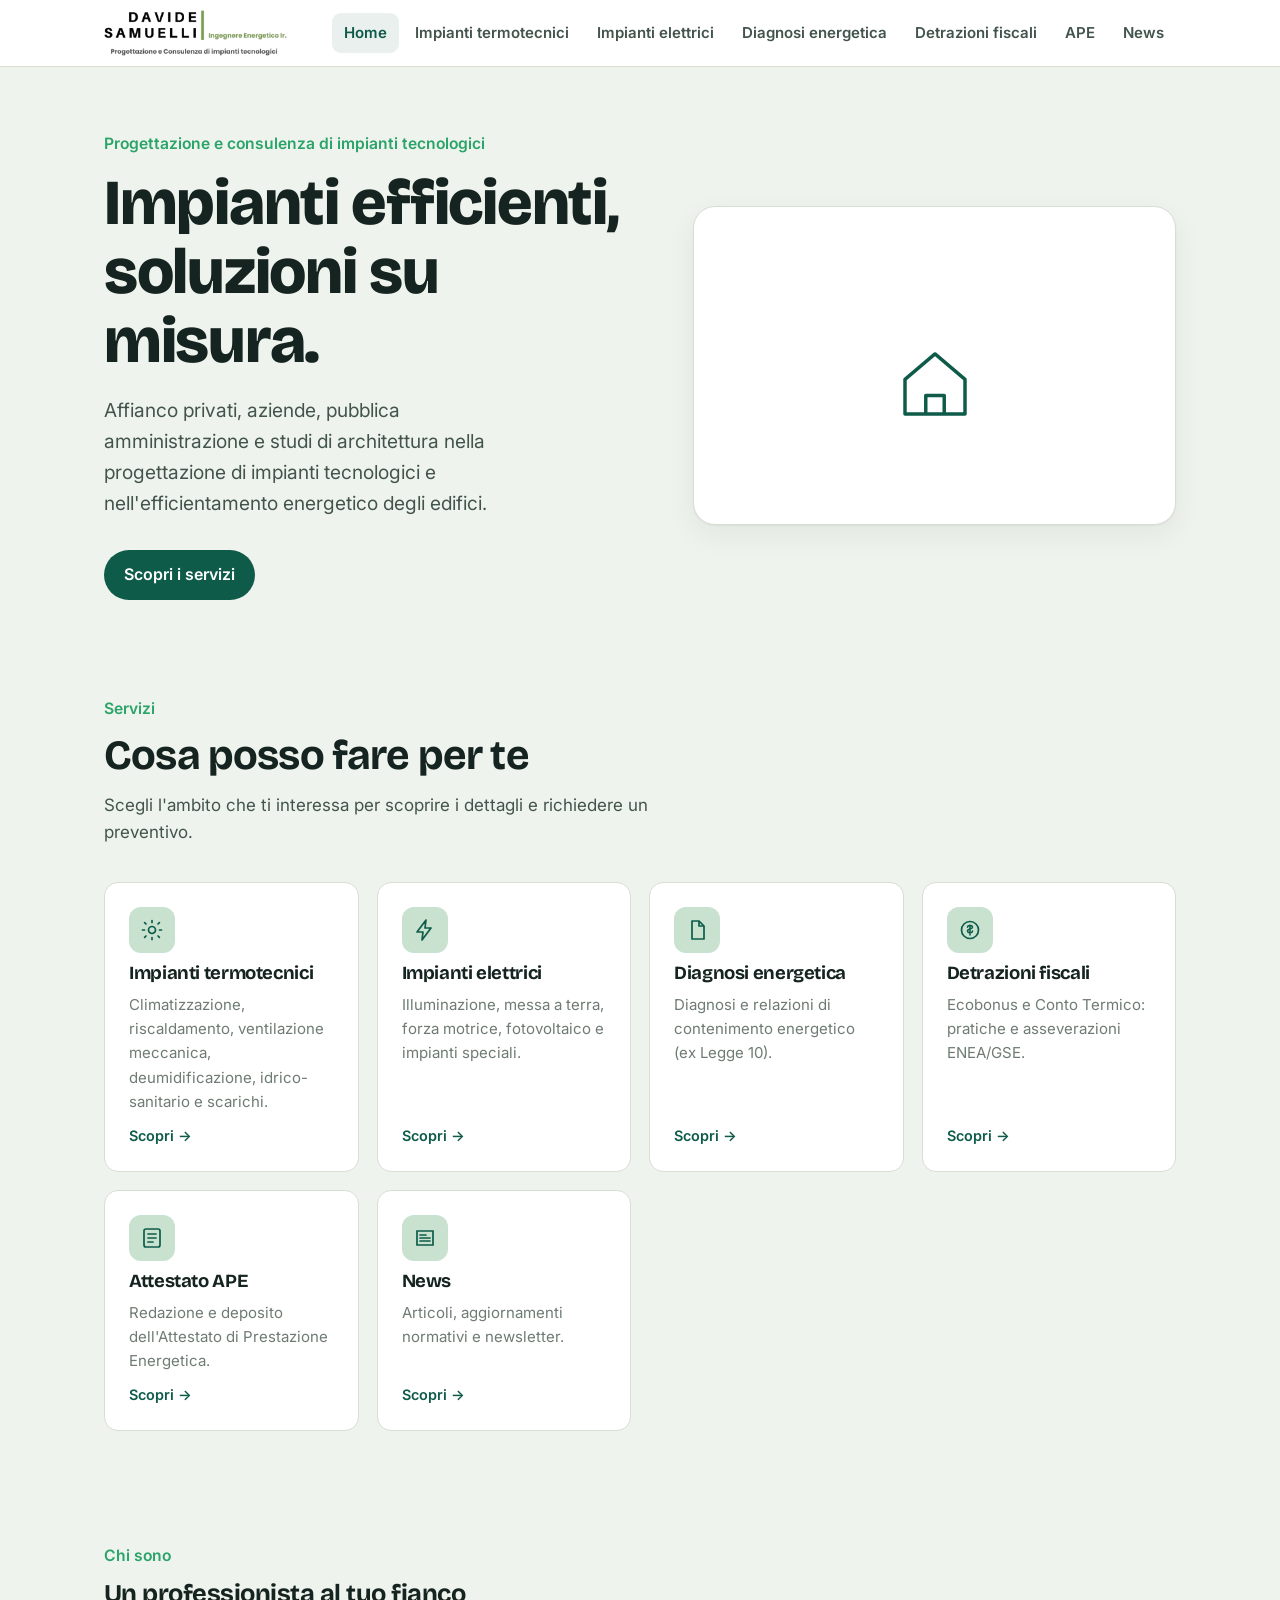
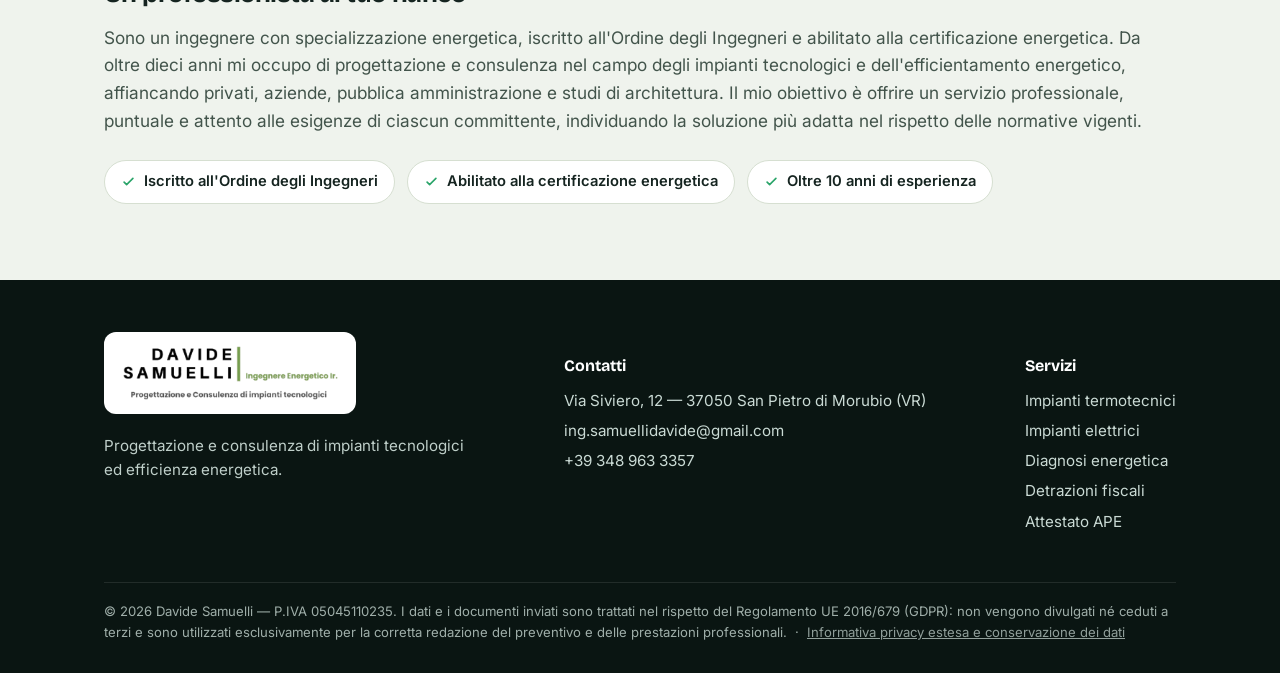
<file: index.html>
<!DOCTYPE html>
<html lang="it">
<head>
<meta charset="UTF-8">
<meta name="viewport" content="width=device-width, initial-scale=1.0">
<title>Davide Samuelli — Ingegnere Energetico | Impianti ed efficienza energetica</title>
<link rel="preconnect" href="https://fonts.googleapis.com">
<link rel="preconnect" href="https://fonts.gstatic.com" crossorigin>
<link href="https://fonts.googleapis.com/css2?family=Bricolage+Grotesque:opsz,wght@12..96,500;12..96,600;12..96,700;12..96,800&family=Inter:wght@400;500;600&display=swap" rel="stylesheet">
<link rel="stylesheet" href="style.css">
</head>
<body class="theme-home">
<input type="checkbox" id="navtog" class="navtog" hidden>
<header class="top">
  <div class="wrap">
    <a href="index.html" class="brandlogo" aria-label="Davide Samuelli — Ingegnere Energetico" title="Davide Samuelli — Ingegnere Energetico"></a>
    <label for="navtog" class="burger" aria-label="Apri il menu"><span></span><span></span><span></span></label>
    <nav class="mainnav">
      <a href="index.html" class="navlink on">Home</a>
      <a href="termotecnici.html" class="navlink">Impianti termotecnici</a>
      <a href="elettrici.html" class="navlink">Impianti elettrici</a>
      <a href="diagnosi.html" class="navlink">Diagnosi energetica</a>
      <a href="detrazioni.html" class="navlink">Detrazioni fiscali</a>
      <a href="ape.html" class="navlink">APE</a>
      <a href="news.html" class="navlink">News</a>
    </nav>
  </div>
</header>
<section class="hero"><div class="wrap">
  <div class="fade-up">
    <div class="eyebrow">Progettazione e consulenza di impianti tecnologici</div>
    <h1>Impianti efficienti, soluzioni su misura.</h1>
    <p class="lead">Affianco privati, aziende, pubblica amministrazione e studi di architettura nella progettazione di impianti tecnologici e nell'efficientamento energetico degli edifici.</p>
    <div class="cta-row"><a href="#servizi" class="btn btn-primary">Scopri i servizi</a></div>
  </div>
  <div class="hero-visual fade-up"><svg class="viz viz-home" viewBox="0 0 260 240" aria-hidden="true">
  <circle class="ring r1" cx="130" cy="122" r="40" fill="none" stroke="var(--accent)" stroke-width="3"/>
  <circle class="ring r2" cx="130" cy="122" r="40" fill="none" stroke="var(--accent)" stroke-width="3"/>
  <circle class="ring r3" cx="130" cy="122" r="40" fill="none" stroke="var(--accent)" stroke-width="3"/>
  <path d="M104 132 l26 -22 26 22 v30 h-52 z" fill="none" stroke="var(--brand)" stroke-width="3" stroke-linejoin="round"/>
  <path d="M122 162 v-16 h16 v16" fill="none" stroke="var(--brand)" stroke-width="3" stroke-linejoin="round"/>
</svg></div>
</div></section>

<section class="block" id="servizi"><div class="wrap">
  <div class="sec-head fade-up"><div class="eyebrow">Servizi</div><h2>Cosa posso fare per te</h2><p>Scegli l'ambito che ti interessa per scoprire i dettagli e richiedere un preventivo.</p></div>
  <div class="svc-grid">
    <a class="svc-card fade-up" href="termotecnici.html">
      <div class="ic"><svg viewBox="0 0 24 24" fill="none"><path d="M12 8.5A3.5 3.5 0 1 0 12 15.5A3.5 3.5 0 0 0 12 8.5Z" stroke="currentColor" stroke-width="1.7"/><path d="M12 2.5v2M12 19.5v2M4.5 12h-2M21.5 12h-2M6 6l-1.4-1.4M19.4 19.4 18 18M18 6l1.4-1.4M4.6 19.4 6 18" stroke="currentColor" stroke-width="1.7" stroke-linecap="round"/></svg></div>
      <h3>Impianti termotecnici</h3>
      <p>Climatizzazione, riscaldamento, ventilazione meccanica, deumidificazione, idrico-sanitario e scarichi.</p>
      <span class="go">Scopri →</span>
    </a>
    <a class="svc-card fade-up" href="elettrici.html">
      <div class="ic"><svg viewBox="0 0 24 24" fill="none"><path d="M13 2 4 14h6l-1 8 9-12h-6l1-8Z" stroke="currentColor" stroke-width="1.7" stroke-linejoin="round"/></svg></div>
      <h3>Impianti elettrici</h3>
      <p>Illuminazione, messa a terra, forza motrice, fotovoltaico e impianti speciali.</p>
      <span class="go">Scopri →</span>
    </a>
    <a class="svc-card fade-up" href="diagnosi.html">
      <div class="ic"><svg viewBox="0 0 24 24" fill="none"><path d="M7 3h7l5 5v13H7z" stroke="currentColor" stroke-width="1.7" stroke-linejoin="round"/><path d="M14 3v5h5" stroke="currentColor" stroke-width="1.7" stroke-linejoin="round"/></svg></div>
      <h3>Diagnosi energetica</h3>
      <p>Diagnosi e relazioni di contenimento energetico (ex Legge 10).</p>
      <span class="go">Scopri →</span>
    </a>
    <a class="svc-card fade-up" href="detrazioni.html">
      <div class="ic"><svg viewBox="0 0 24 24" fill="none"><circle cx="12" cy="12" r="8.5" stroke="currentColor" stroke-width="1.7"/><path d="M12 7v10M9.5 9.2c0-1 1.1-1.7 2.5-1.7s2.5.6 2.5 1.7-1 1.5-2.5 1.8-2.5.8-2.5 1.9 1.1 1.6 2.5 1.6 2.5-.7 2.5-1.6" stroke="currentColor" stroke-width="1.5" stroke-linecap="round"/></svg></div>
      <h3>Detrazioni fiscali</h3>
      <p>Ecobonus e Conto Termico: pratiche e asseverazioni ENEA/GSE.</p>
      <span class="go">Scopri →</span>
    </a>
    <a class="svc-card fade-up" href="ape.html">
      <div class="ic"><svg viewBox="0 0 24 24" fill="none"><rect x="4" y="3" width="16" height="18" rx="2" stroke="currentColor" stroke-width="1.7"/><path d="M8 8h8M8 12h8M8 16h5" stroke="currentColor" stroke-width="1.7" stroke-linecap="round"/></svg></div>
      <h3>Attestato APE</h3>
      <p>Redazione e deposito dell'Attestato di Prestazione Energetica.</p>
      <span class="go">Scopri →</span>
    </a>
    <a class="svc-card fade-up" href="news.html">
      <div class="ic"><svg viewBox="0 0 24 24" fill="none"><path d="M4 5h16v14H4z" stroke="currentColor" stroke-width="1.7"/><path d="M7 9h6M7 12h10M7 15h10" stroke="currentColor" stroke-width="1.7" stroke-linecap="round"/></svg></div>
      <h3>News</h3>
      <p>Articoli, aggiornamenti normativi e newsletter.</p>
      <span class="go">Scopri →</span>
    </a>
  </div>
</div></section>

<section class="block" id="chi-sono"><div class="wrap">
  <div class="about fade-up">
    <div class="eyebrow">Chi sono</div>
    <h2>Un professionista al tuo fianco</h2>
    <p>Sono un ingegnere con specializzazione energetica, iscritto all'Ordine degli Ingegneri e abilitato alla certificazione energetica. Da oltre dieci anni mi occupo di progettazione e consulenza nel campo degli impianti tecnologici e dell'efficientamento energetico, affiancando privati, aziende, pubblica amministrazione e studi di architettura. Il mio obiettivo è offrire un servizio professionale, puntuale e attento alle esigenze di ciascun committente, individuando la soluzione più adatta nel rispetto delle normative vigenti.</p>
    <div class="creds">
        <span class="cred"><svg viewBox="0 0 24 24" fill="none"><path d="m5 13 4 4L19 7" stroke="currentColor" stroke-width="2.6" stroke-linecap="round" stroke-linejoin="round"/></svg> Iscritto all'Ordine degli Ingegneri</span>
        <span class="cred"><svg viewBox="0 0 24 24" fill="none"><path d="m5 13 4 4L19 7" stroke="currentColor" stroke-width="2.6" stroke-linecap="round" stroke-linejoin="round"/></svg> Abilitato alla certificazione energetica</span>
        <span class="cred"><svg viewBox="0 0 24 24" fill="none"><path d="m5 13 4 4L19 7" stroke="currentColor" stroke-width="2.6" stroke-linecap="round" stroke-linejoin="round"/></svg> Oltre 10 anni di esperienza</span>
        </div>
  </div>
</div></section>
<footer>
  <div class="wrap">
    <div class="col">
      <div class="foot-logo"><span class="brandlogo foot" role="img" aria-label="Davide Samuelli — Ingegnere Energetico"></span></div>
      <p style="margin-top:12px;opacity:.85;max-width:36ch">Progettazione e consulenza di impianti tecnologici ed efficienza energetica.</p>
    </div>
    <div class="col">
      <h4>Contatti</h4>
      <p id="footAddr">—</p>
      <a id="footMail" href="#">email</a>
      <a id="footTel" href="#">telefono</a>
    </div>
    <div class="col">
      <h4>Servizi</h4>
      <a href="termotecnici.html">Impianti termotecnici</a>
      <a href="elettrici.html">Impianti elettrici</a>
      <a href="diagnosi.html">Diagnosi energetica</a>
      <a href="detrazioni.html">Detrazioni fiscali</a>
      <a href="ape.html">Attestato APE</a>
    </div>
    <div class="fine">© <span id="year"></span> <span id="studioNameFine">Davide Samuelli</span> — P.IVA <span id="pivaFine">—</span>. I dati e i documenti inviati sono trattati nel rispetto del Regolamento UE 2016/679 (GDPR): non vengono divulgati né ceduti a terzi e sono utilizzati esclusivamente per la corretta redazione del preventivo e delle prestazioni professionali. &nbsp;·&nbsp; <a href="#" id="privacyLink" class="pv-link">Informativa privacy estesa e conservazione dei dati</a></div>
  </div>
</footer>

<div class="pv-overlay" id="pvOverlay" role="dialog" aria-modal="true" aria-labelledby="pvTitle">
  <div class="pv-modal">
    <div class="pv-head"><h3 id="pvTitle">Informativa sul trattamento dei dati personali</h3><button class="pv-close" id="pvClose" aria-label="Chiudi">×</button></div>
    <div class="pv-body">
      <div class="pv-note">Testo fornito ai sensi degli artt. 13-14 del Regolamento UE 2016/679 (GDPR). È una base da adattare: verifica i contenuti con un consulente prima della pubblicazione definitiva.</div>
      <h4>1. Titolare del trattamento</h4>
      <p><span id="pvStudio">—</span>, <span id="pvAddr">—</span> — P.IVA <span id="pvPiva">—</span>. Email: <a id="pvEmail" href="#">—</a>.</p>
      <h4>2. Dati trattati</h4>
      <p>Dati anagrafici e di contatto (nome, email, telefono) ed eventuali dati e documenti tecnici relativi all'immobile e agli impianti che scegli di inviare.</p>
      <h4>3. Finalità</h4>
      <p>I dati sono utilizzati esclusivamente per rispondere alle richieste, elaborare preventivi ed erogare le prestazioni professionali richieste, oltre agli adempimenti di legge connessi. Per la newsletter, l'email è usata unicamente per l'invio degli aggiornamenti.</p>
      <h4>4. Base giuridica</h4>
      <p>Esecuzione di misure precontrattuali e del contratto (art. 6.1.b GDPR), obblighi di legge (art. 6.1.c) e, per la newsletter, consenso dell'interessato (art. 6.1.a).</p>
      <h4>5. Conservazione</h4>
      <p>I dati sono conservati per il tempo necessario alle finalità indicate e ai termini di legge; al termine sono cancellati o resi anonimi. Per la newsletter, fino alla disiscrizione.</p>
      <h4>6. Comunicazione a terzi</h4>
      <p>I dati non sono diffusi né ceduti a terzi per finalità commerciali. Sono comunicati solo a enti/soggetti quando necessario per obblighi di legge o a collaboratori tecnici vincolati alla riservatezza. I moduli del sito sono gestiti tramite un servizio esterno di inoltro email/newsletter.</p>
      <h4>7. Diritti dell'interessato</h4>
      <p>Puoi esercitare i diritti di accesso, rettifica, cancellazione, limitazione, opposizione e portabilità (artt. 15-22 GDPR) e proporre reclamo al Garante per la protezione dei dati personali.</p>
      <h4>8. Contatti</h4>
      <p>Per esercitare i tuoi diritti scrivi a <a id="pvEmail2" href="#">—</a>.</p>
    </div>
  </div>
</div>

<script src="config.js"></script>
<script src="site.js"></script>
</body>
</html>
</file>
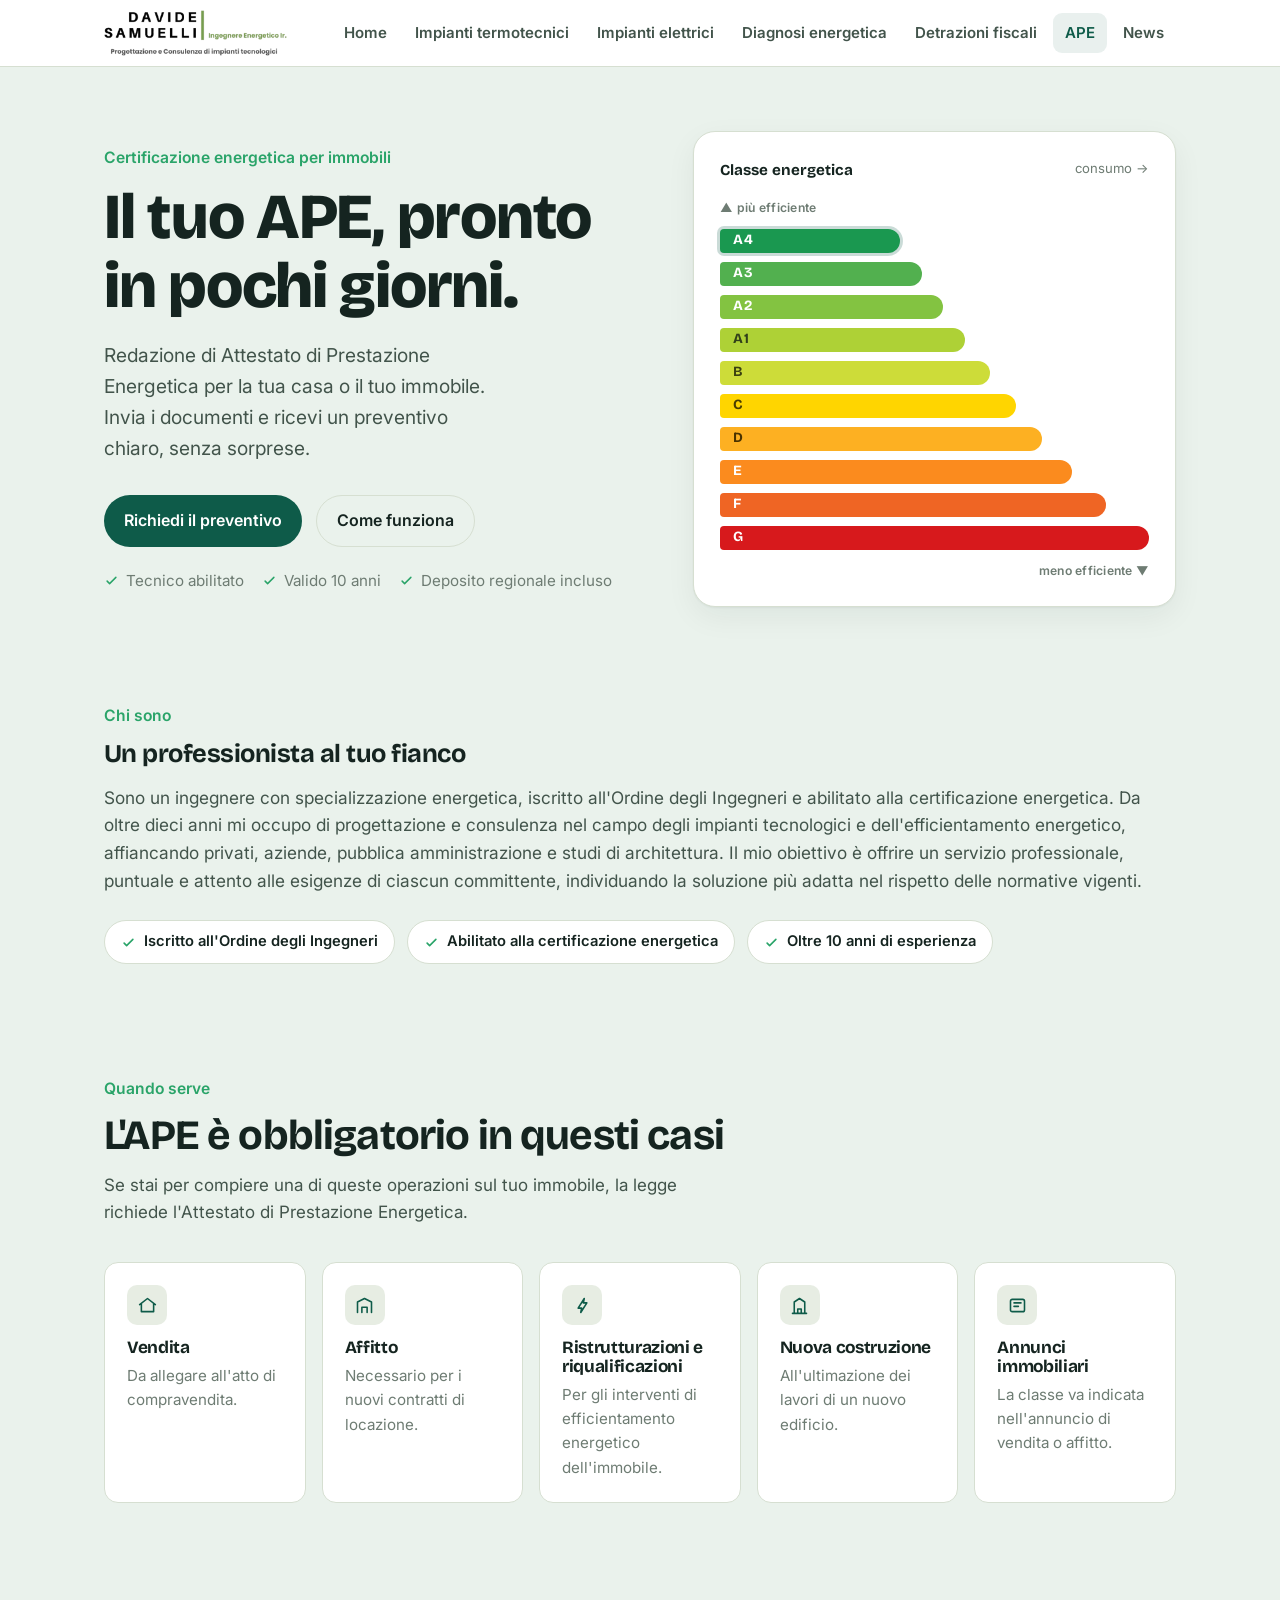
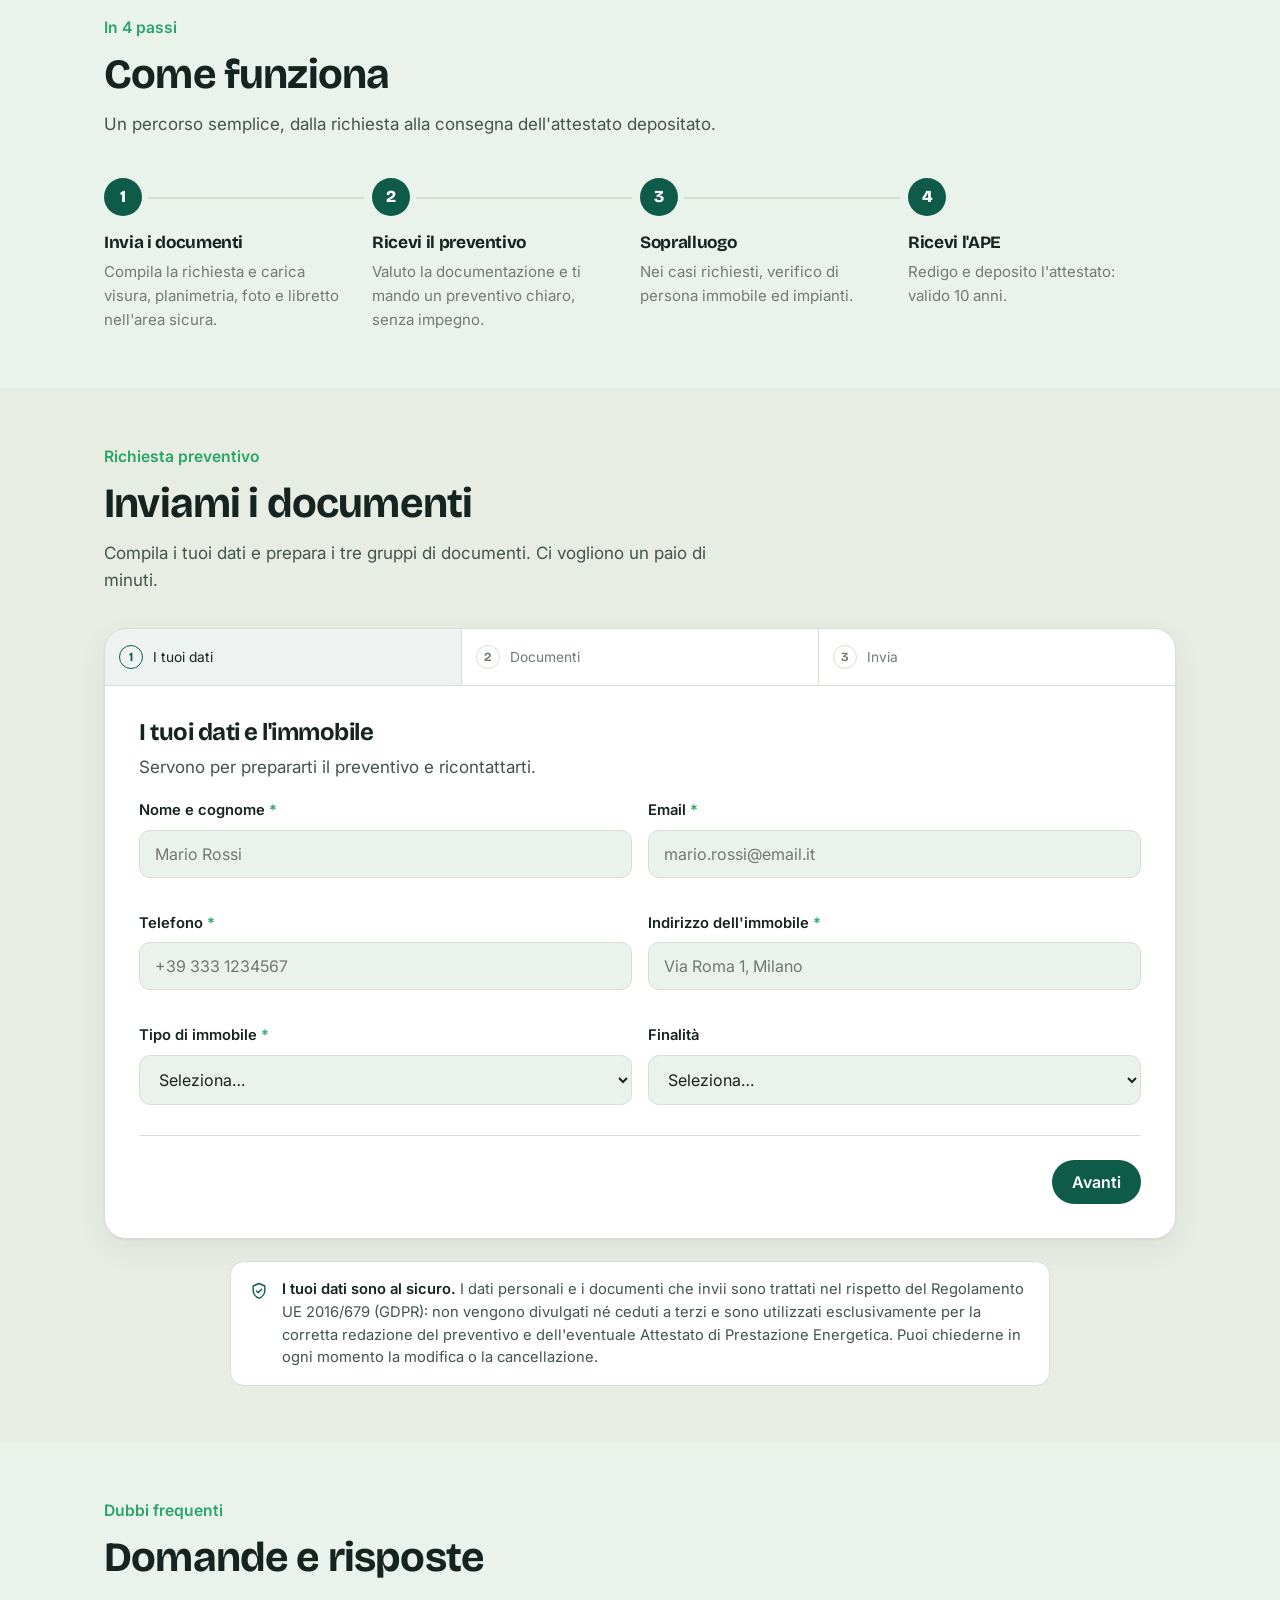
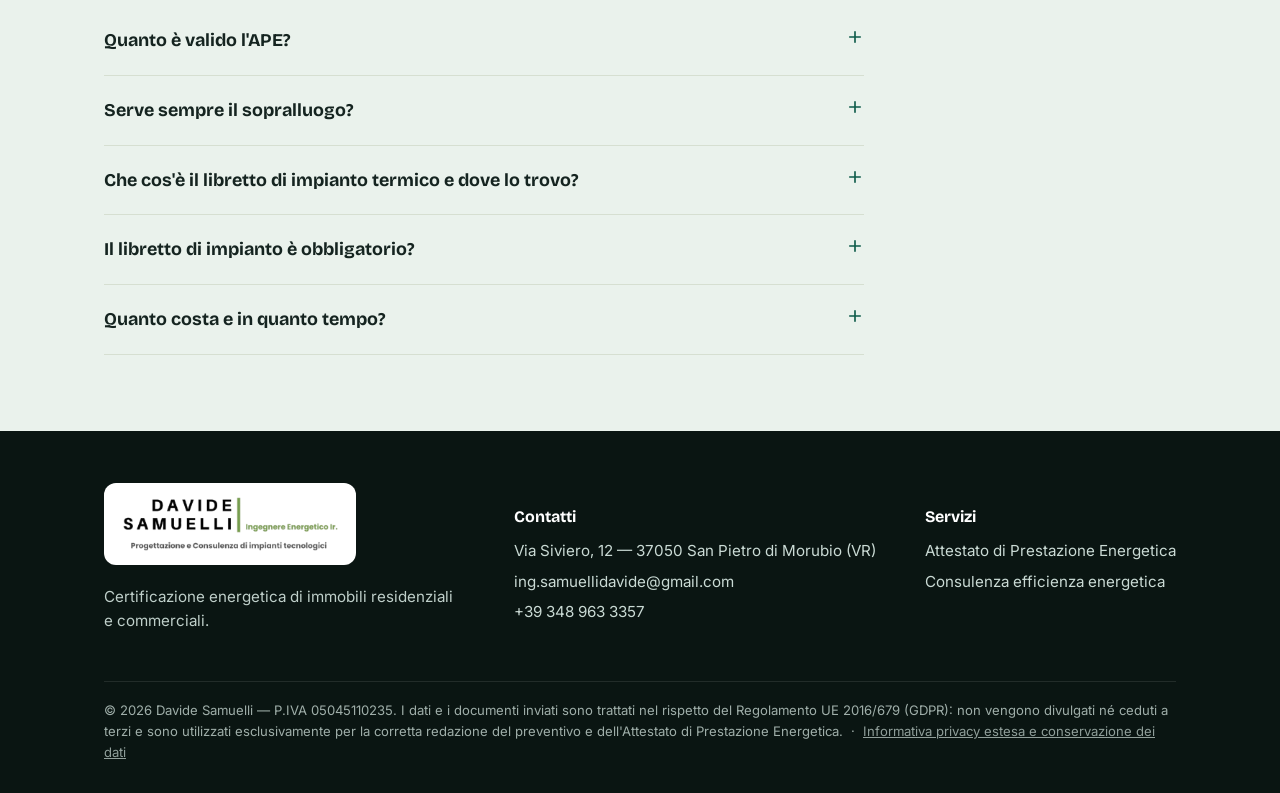
<file: ape.html>
<!DOCTYPE html>
<html lang="it">
<head>
<meta charset="UTF-8">
<meta name="viewport" content="width=device-width, initial-scale=1.0">
<title>Attestato di Prestazione Energetica — Richiedi il preventivo</title>
<link rel="preconnect" href="https://fonts.googleapis.com">
<link rel="preconnect" href="https://fonts.gstatic.com" crossorigin>
<link href="https://fonts.googleapis.com/css2?family=Bricolage+Grotesque:opsz,wght@12..96,500;12..96,600;12..96,700;12..96,800&family=Inter:wght@400;500;600&display=swap" rel="stylesheet">
<link rel="stylesheet" href="style.css">
</head>
<body class="theme-ape">

<!-- Modulo nascosto per il rilevamento di Netlify Forms (necessario per la consegna) -->
<form name="preventivo-ape" data-netlify="true" netlify-honeypot="bot-field" hidden>
  <input type="text" name="nome"><input type="email" name="email"><input type="tel" name="telefono">
  <input type="text" name="indirizzo"><input type="text" name="tipo"><input type="text" name="finalita">
  <input type="text" name="documenti"><input type="text" name="bot-field">
</form>


<!-- ============ TOP ============ -->
<input type="checkbox" id="navtog" class="navtog" hidden>
<header class="top">
  <div class="wrap">
    <a href="index.html" class="brandlogo" aria-label="Davide Samuelli — Ingegnere Energetico" title="Davide Samuelli — Ingegnere Energetico"></a>
    <label for="navtog" class="burger" aria-label="Apri il menu"><span></span><span></span><span></span></label>
    <nav class="mainnav">
      <a href="index.html" class="navlink">Home</a>
      <a href="termotecnici.html" class="navlink">Impianti termotecnici</a>
      <a href="elettrici.html" class="navlink">Impianti elettrici</a>
      <a href="diagnosi.html" class="navlink">Diagnosi energetica</a>
      <a href="detrazioni.html" class="navlink">Detrazioni fiscali</a>
      <a href="ape.html" class="navlink on">APE</a>
      <a href="news.html" class="navlink">News</a>
    </nav>
  </div>
</header>

<!-- ============ HERO ============ -->
<section class="hero">
  <div class="wrap">
    <div class="fade-up">
      <div class="eyebrow">Certificazione energetica per immobili</div>
      <h1>Il tuo APE, pronto in pochi giorni.</h1>
      <p class="lead">Redazione di Attestato di Prestazione Energetica per la tua casa o il tuo immobile. Invia i documenti e ricevi un preventivo chiaro, senza sorprese.</p>
      <div class="cta-row">
        <a href="#preventivo" class="btn btn-primary">Richiedi il preventivo</a>
        <a href="#come-funziona" class="btn btn-ghost">Come funziona</a>
      </div>
      <div class="reassure">
        <span><svg viewBox="0 0 24 24" fill="none"><path d="m5 13 4 4L19 7" stroke="currentColor" stroke-width="2.4" stroke-linecap="round" stroke-linejoin="round"/></svg> Tecnico abilitato</span>
        <span><svg viewBox="0 0 24 24" fill="none"><path d="m5 13 4 4L19 7" stroke="currentColor" stroke-width="2.4" stroke-linecap="round" stroke-linejoin="round"/></svg> Valido 10 anni</span>
        <span><svg viewBox="0 0 24 24" fill="none"><path d="m5 13 4 4L19 7" stroke="currentColor" stroke-width="2.4" stroke-linecap="round" stroke-linejoin="round"/></svg> Deposito regionale incluso</span>
      </div>
    </div>

    <div class="ladder fade-up" aria-hidden="true">
      <div class="cap"><b>Classe energetica</b><span>consumo →</span></div>
      <div class="ends top">▲ più efficiente</div>
      <div class="rung on" data-w="42%"><div class="bar" style="background:#1a9850">A4</div></div>
      <div class="rung" data-w="47%"><div class="bar" style="background:#52b04f">A3</div></div>
      <div class="rung" data-w="52%"><div class="bar" style="background:#83c341">A2</div></div>
      <div class="rung" data-w="57%"><div class="bar" style="background:#aed136;color:#31401a">A1</div></div>
      <div class="rung" data-w="63%"><div class="bar" style="background:#cddc39;color:#3a4010">B</div></div>
      <div class="rung" data-w="69%"><div class="bar" style="background:#ffd500;color:#4a3d00">C</div></div>
      <div class="rung" data-w="75%"><div class="bar" style="background:#fdb022;color:#4a3200">D</div></div>
      <div class="rung" data-w="82%"><div class="bar" style="background:#fb8b1e">E</div></div>
      <div class="rung" data-w="90%"><div class="bar" style="background:#ef6524">F</div></div>
      <div class="rung" data-w="100%"><div class="bar" style="background:#d7191c">G</div></div>
      <div class="ends bot">meno efficiente ▼</div>
    </div>
  </div>
</section>

<!-- ============ CHI SONO ============ -->
<section class="block" id="chi-sono">
  <div class="wrap">
    <div class="about fade-up">
      <div class="eyebrow">Chi sono</div>
      <h2>Un professionista al tuo fianco</h2>
      <p>Sono un ingegnere con specializzazione energetica, iscritto all'Ordine degli Ingegneri e abilitato alla certificazione energetica. Da oltre dieci anni mi occupo di progettazione e consulenza nel campo degli impianti tecnologici e dell'efficientamento energetico, affiancando privati, aziende, pubblica amministrazione e studi di architettura. Il mio obiettivo è offrire un servizio professionale, puntuale e attento alle esigenze di ciascun committente, individuando la soluzione più adatta nel rispetto delle normative vigenti.</p>
      <div class="creds">
        <span class="cred"><svg viewBox="0 0 24 24" fill="none"><path d="m5 13 4 4L19 7" stroke="currentColor" stroke-width="2.6" stroke-linecap="round" stroke-linejoin="round"/></svg> Iscritto all'Ordine degli Ingegneri</span>
        <span class="cred"><svg viewBox="0 0 24 24" fill="none"><path d="m5 13 4 4L19 7" stroke="currentColor" stroke-width="2.6" stroke-linecap="round" stroke-linejoin="round"/></svg> Abilitato alla certificazione energetica</span>
        <span class="cred"><svg viewBox="0 0 24 24" fill="none"><path d="m5 13 4 4L19 7" stroke="currentColor" stroke-width="2.6" stroke-linecap="round" stroke-linejoin="round"/></svg> Oltre 10 anni di esperienza</span>
      </div>
    </div>
  </div>
</section>

<!-- ============ QUANDO SERVE ============ -->
<section class="block">
  <div class="wrap">
    <div class="sec-head fade-up">
      <div class="eyebrow">Quando serve</div>
      <h2>L'APE è obbligatorio in questi casi</h2>
      <p>Se stai per compiere una di queste operazioni sul tuo immobile, la legge richiede l'Attestato di Prestazione Energetica.</p>
    </div>
    <div class="cases">
      <div class="case fade-up">
        <div class="ic"><svg viewBox="0 0 24 24" fill="none"><path d="M3 11 12 4l9 7M5 10v9h14v-9" stroke="currentColor" stroke-width="1.8" stroke-linecap="round" stroke-linejoin="round"/></svg></div>
        <h3>Vendita</h3><p>Da allegare all'atto di compravendita.</p>
      </div>
      <div class="case fade-up">
        <div class="ic"><svg viewBox="0 0 24 24" fill="none"><path d="M4 20V8l8-4 8 4v12M9 20v-6h6v6" stroke="currentColor" stroke-width="1.8" stroke-linecap="round" stroke-linejoin="round"/></svg></div>
        <h3>Affitto</h3><p>Necessario per i nuovi contratti di locazione.</p>
      </div>
      <div class="case fade-up">
        <div class="ic"><svg viewBox="0 0 24 24" fill="none"><path d="M14 4 7 15h4l-1 5 7-11h-4l1-5Z" stroke="currentColor" stroke-width="1.8" stroke-linejoin="round"/></svg></div>
        <h3>Ristrutturazioni e riqualificazioni</h3><p>Per gli interventi di efficientamento energetico dell'immobile.</p>
      </div>
      <div class="case fade-up">
        <div class="ic"><svg viewBox="0 0 24 24" fill="none"><path d="M4 21h16M6 21V8l6-4 6 4v13M10 21v-5h4v5" stroke="currentColor" stroke-width="1.8" stroke-linecap="round" stroke-linejoin="round"/></svg></div>
        <h3>Nuova costruzione</h3><p>All'ultimazione dei lavori di un nuovo edificio.</p>
      </div>
      <div class="case fade-up">
        <div class="ic"><svg viewBox="0 0 24 24" fill="none"><rect x="4" y="5" width="16" height="14" rx="2" stroke="currentColor" stroke-width="1.8"/><path d="M8 9h8M8 13h5" stroke="currentColor" stroke-width="1.8" stroke-linecap="round"/></svg></div>
        <h3>Annunci immobiliari</h3><p>La classe va indicata nell'annuncio di vendita o affitto.</p>
      </div>
    </div>
  </div>
</section>

<!-- ============ COME FUNZIONA ============ -->
<section class="block" id="come-funziona">
  <div class="wrap">
    <div class="sec-head fade-up">
      <div class="eyebrow">In 4 passi</div>
      <h2>Come funziona</h2>
      <p>Un percorso semplice, dalla richiesta alla consegna dell'attestato depositato.</p>
    </div>
    <div class="flow">
      <div class="step fade-up"><h3>Invia i documenti</h3><p>Compila la richiesta e carica visura, planimetria, foto e libretto nell'area sicura.</p></div>
      <div class="step fade-up"><h3>Ricevi il preventivo</h3><p>Valuto la documentazione e ti mando un preventivo chiaro, senza impegno.</p></div>
      <div class="step fade-up"><h3>Sopralluogo</h3><p>Nei casi richiesti, verifico di persona immobile ed impianti.</p></div>
      <div class="step fade-up"><h3>Ricevi l'APE</h3><p>Redigo e deposito l'attestato: valido 10 anni.</p></div>
    </div>
  </div>
</section>

<!-- ============ WIZARD PREVENTIVO ============ -->
<section class="block quote" id="preventivo">
  <div class="wrap">
    <div class="sec-head fade-up">
      <div class="eyebrow">Richiesta preventivo</div>
      <h2>Inviami i documenti</h2>
      <p>Compila i tuoi dati e prepara i tre gruppi di documenti. Ci vogliono un paio di minuti.</p>
    </div>

    <div class="panel fade-up">
      <div class="stepper" id="stepper"></div>
      <div class="pane" id="pane"></div>
    </div>

    <div class="privacy fade-up">
      <svg viewBox="0 0 24 24" fill="none"><path d="M12 3 5 6v5c0 4.3 2.9 8.3 7 9.5 4.1-1.2 7-5.2 7-9.5V6l-7-3Z" stroke="currentColor" stroke-width="1.7" stroke-linejoin="round"/><path d="m9 12 2 2 4-4" stroke="currentColor" stroke-width="1.7" stroke-linecap="round" stroke-linejoin="round"/></svg>
      <p><b>I tuoi dati sono al sicuro.</b> I dati personali e i documenti che invii sono trattati nel rispetto del Regolamento UE 2016/679 (GDPR): non vengono divulgati né ceduti a terzi e sono utilizzati esclusivamente per la corretta redazione del preventivo e dell'eventuale Attestato di Prestazione Energetica. Puoi chiederne in ogni momento la modifica o la cancellazione.</p>
    </div>
  </div>
</section>

<!-- ============ FAQ ============ -->
<section class="block">
  <div class="wrap">
    <div class="sec-head fade-up"><div class="eyebrow">Dubbi frequenti</div><h2>Domande e risposte</h2></div>
    <div class="faq" style="margin-top:26px">
      <details class="q fade-up"><summary>Quanto è valido l'APE?<span class="pl"><svg width="18" height="18" viewBox="0 0 24 24" fill="none"><path d="M12 5v14M5 12h14" stroke="currentColor" stroke-width="2.2" stroke-linecap="round"/></svg></span></summary><p>L'attestato ha validità 10 anni dalla data di rilascio, a condizione che vengano rispettati gli obblighi di manutenzione degli impianti e che non si eseguano interventi che modifichino la prestazione energetica.</p></details>
      <details class="q fade-up"><summary>Serve sempre il sopralluogo?<span class="pl"><svg width="18" height="18" viewBox="0 0 24 24" fill="none"><path d="M12 5v14M5 12h14" stroke="currentColor" stroke-width="2.2" stroke-linecap="round"/></svg></span></summary><p>Il sopralluogo è previsto dalla normativa per il rilievo dei dati dell'immobile. In alcuni casi, con documentazione completa, i tempi si riducono: ti indico tutto nel preventivo.</p></details>
      <details class="q fade-up"><summary>Che cos'è il libretto di impianto termico e dove lo trovo?<span class="pl"><svg width="18" height="18" viewBox="0 0 24 24" fill="none"><path d="M12 5v14M5 12h14" stroke="currentColor" stroke-width="2.2" stroke-linecap="round"/></svg></span></summary><p>È il documento che raccoglie i dati tecnici e gli interventi di manutenzione dell'impianto di riscaldamento e raffrescamento (caldaia, pompa di calore, condizionatori). In genere è custodito dal proprietario oppure conservato dal tecnico che segue l'impianto. Se non lo trovi, puoi richiederlo al tuo <b>manutentore</b>, all'<b>installatore idraulico</b> che ha eseguito l'ultimo intervento, o alla ditta che effettua i controlli periodici della caldaia.</p></details>
      <details class="q fade-up"><summary>Il libretto di impianto è obbligatorio?<span class="pl"><svg width="18" height="18" viewBox="0 0 24 24" fill="none"><path d="M12 5v14M5 12h14" stroke="currentColor" stroke-width="2.2" stroke-linecap="round"/></svg></span></summary><p>Il libretto va tenuto aggiornato per legge. In alcune Regioni è inoltre richiesto in forma aggiornata anche ai fini della certificazione energetica, quindi conviene averlo a portata di mano. Caricalo se ce l'hai: se non lo trovi o non sei sicuro degli obblighi della tua Regione, avvisami e valutiamo insieme come recuperarlo o come procedere.</p></details>
      <details class="q fade-up"><summary>Quanto costa e in quanto tempo?<span class="pl"><svg width="18" height="18" viewBox="0 0 24 24" fill="none"><path d="M12 5v14M5 12h14" stroke="currentColor" stroke-width="2.2" stroke-linecap="round"/></svg></span></summary><p>Il costo dipende da tipologia e superficie dell'immobile. Dopo aver visto i documenti ti invio un preventivo dettagliato, di norma entro 24–48 ore.</p></details>
    </div>
  </div>
</section>

<!-- ============ FOOTER ============ -->
<footer>
  <div class="wrap">
    <div class="col">
      <div class="foot-logo"><span class="brandlogo foot" role="img" aria-label="Davide Samuelli — Ingegnere Energetico"></span></div>
      <p style="margin-top:12px;opacity:.85;max-width:36ch">Certificazione energetica di immobili residenziali e commerciali.</p>
    </div>
    <div class="col">
      <h4>Contatti</h4>
      <p id="footAddr">—</p>
      <a id="footMail" href="#">email@esempio.it</a>
      <a id="footTel" href="#">+39 000 000 0000</a>
    </div>
    <div class="col">
      <h4>Servizi</h4>
      <p>Attestato di Prestazione Energetica</p>
      <p>Consulenza efficienza energetica</p>
    </div>
    <div class="fine">© <span id="year"></span> <span id="studioNameFine">Studio Energia</span> — P.IVA <span id="pivaFine">—</span>. I dati e i documenti inviati sono trattati nel rispetto del Regolamento UE 2016/679 (GDPR): non vengono divulgati né ceduti a terzi e sono utilizzati esclusivamente per la corretta redazione del preventivo e dell'Attestato di Prestazione Energetica. &nbsp;·&nbsp; <a href="#" id="privacyLink" class="pv-link">Informativa privacy estesa e conservazione dei dati</a></div>
  </div>
</footer>

<!-- ============ MODALE INFORMATIVA PRIVACY ============ -->
<div class="pv-overlay" id="pvOverlay" role="dialog" aria-modal="true" aria-labelledby="pvTitle">
  <div class="pv-modal">
    <div class="pv-head"><h3 id="pvTitle">Informativa sul trattamento dei dati personali</h3><button class="pv-close" id="pvClose" aria-label="Chiudi">×</button></div>
    <div class="pv-body">
      <div class="pv-note">Testo fornito ai sensi degli artt. 13-14 del Regolamento UE 2016/679 (GDPR). È una base da adattare alla tua organizzazione: verifica i contenuti con un consulente prima della pubblicazione definitiva.</div>

      <h4>1. Titolare del trattamento</h4>
      <p><span id="pvStudio">—</span>, <span id="pvAddr">—</span> — P.IVA <span id="pvPiva">—</span>. Email: <a id="pvEmail" href="#">—</a>.</p>

      <h4>2. Dati trattati</h4>
      <p>Dati anagrafici e di contatto (nome, cognome, email, telefono) e dati relativi all'immobile e ai suoi impianti (indirizzo, dati e visure catastali, planimetrie, fotografie, libretto di impianto termico e documentazione tecnica che scegli di inviare).</p>

      <h4>3. Finalità</h4>
      <p>I dati sono utilizzati esclusivamente per elaborare il preventivo richiesto, redigere e depositare l'Attestato di Prestazione Energetica e per gli adempimenti tecnici, fiscali e di legge a esso connessi.</p>

      <h4>4. Base giuridica</h4>
      <p>Esecuzione di misure precontrattuali e del contratto richiesto dall'interessato (art. 6.1.b GDPR) e adempimento di obblighi di legge cui è soggetto il titolare (art. 6.1.c GDPR).</p>

      <h4>5. Modalità e conservazione</h4>
      <p>Il trattamento avviene con strumenti informatici e cartacei, adottando misure di sicurezza adeguate. I dati sono conservati per il tempo necessario alle finalità sopra indicate e, per i documenti connessi all'attestato, per i termini previsti dalla normativa di settore; al termine sono cancellati o resi anonimi.</p>

      <h4>6. Comunicazione a terzi</h4>
      <p>I dati non sono diffusi né ceduti a terzi per finalità commerciali. Possono essere comunicati unicamente a enti e soggetti quando necessario per obblighi di legge (ad esempio il deposito dell'attestato presso il catasto energetico regionale) o a eventuali collaboratori tecnici vincolati alla riservatezza.</p>

      <h4>7. Diritti dell'interessato</h4>
      <p>Puoi in ogni momento esercitare i diritti di accesso, rettifica, cancellazione, limitazione, opposizione e portabilità (artt. 15-22 GDPR) e proporre reclamo al Garante per la protezione dei dati personali.</p>

      <h4>8. Contatti</h4>
      <p>Per esercitare i tuoi diritti o per qualsiasi richiesta puoi scrivere a <a id="pvEmail2" href="#">—</a>.</p>
    </div>
  </div>
</div>

<script src="config.js"></script>
<script>
/* ================================================================= */

// applica config ai testi
document.getElementById('studioNameFine').textContent = CONFIG.studio;
document.getElementById('year').textContent = new Date().getFullYear();
document.getElementById('pivaFine').textContent = CONFIG.piva;
const fm = document.getElementById('footMail'); fm.textContent = CONFIG.email; fm.href = 'mailto:'+CONFIG.email;
const ft = document.getElementById('footTel'); ft.textContent = CONFIG.telefono; ft.href = 'tel:'+CONFIG.telefono.replace(/\s/g,'');
document.getElementById('footAddr').textContent = CONFIG.indirizzo;

// informativa privacy
document.getElementById('pvStudio').textContent = CONFIG.studio;
document.getElementById('pvAddr').textContent = CONFIG.indirizzo;
document.getElementById('pvPiva').textContent = CONFIG.piva;
['pvEmail','pvEmail2'].forEach(id=>{const e=document.getElementById(id); e.textContent=CONFIG.email; e.href='mailto:'+CONFIG.email;});
const pvOverlay=document.getElementById('pvOverlay');
document.getElementById('privacyLink').addEventListener('click',e=>{
  e.preventDefault();
  if(CONFIG.privacyUrl){ window.open(CONFIG.privacyUrl,'_blank','noopener'); }
  else { pvOverlay.classList.add('open'); }
});
document.getElementById('pvClose').addEventListener('click',()=>pvOverlay.classList.remove('open'));
pvOverlay.addEventListener('click',e=>{ if(e.target===pvOverlay) pvOverlay.classList.remove('open'); });
document.addEventListener('keydown',e=>{ if(e.key==='Escape') pvOverlay.classList.remove('open'); });

/* ---------- animazioni d'ingresso ---------- */
const io = new IntersectionObserver((es)=>es.forEach(e=>{if(e.isIntersecting){e.target.classList.add('in');io.unobserve(e.target)}}),{threshold:.12});
document.querySelectorAll('.fade-up').forEach(el=>io.observe(el));

/* ---------- energy ladder ---------- */
document.querySelectorAll('.ladder .rung .bar').forEach(b=>b.style.width='0%');
setTimeout(()=>{document.querySelectorAll('.ladder .rung').forEach((r,i)=>{setTimeout(()=>{r.querySelector('.bar').style.width=r.dataset.w;},70*i);});},260);

/* ================= WIZARD ================= */
const STEPS = [
  {key:'dati',     label:'I tuoi dati'},
  {key:'documenti',label:'Documenti'},
  {key:'invia',    label:'Invia'}
];
const state = {
  step:0,
  data:{nome:'',email:'',telefono:'',indirizzo:'',tipo:'',finalita:''},
  docs:{catasto:false,foto:false,libretto:false},
  sent:false
};

// recupera bozza dati (solo testo) da localStorage
try{ const saved=JSON.parse(localStorage.getItem('ape_bozza')||'null'); if(saved) Object.assign(state.data,saved); }catch(e){}
function saveDraft(){ try{ localStorage.setItem('ape_bozza',JSON.stringify(state.data)); }catch(e){} }

const stepper = document.getElementById('stepper');
const pane = document.getElementById('pane');

function renderStepper(){
  stepper.innerHTML = STEPS.map((s,i)=>{
    const cls = i===state.step?'active':(i<state.step?'done':'');
    const inner = i<state.step ? '<svg width="13" height="13" viewBox="0 0 24 24" fill="none"><path d="m5 13 4 4L19 7" stroke="currentColor" stroke-width="3" stroke-linecap="round" stroke-linejoin="round"/></svg>' : (i+1);
    return `<div class="s ${cls}"><span class="n">${inner}</span>${s.label}</div>`;
  }).join('');
}

const icUp = '<svg viewBox="0 0 24 24" fill="none"><path d="M12 16V5m0 0 4 4m-4-4L8 9" stroke="currentColor" stroke-width="1.9" stroke-linecap="round" stroke-linejoin="round"/><path d="M5 19h14" stroke="currentColor" stroke-width="1.9" stroke-linecap="round"/></svg>';
const okMark = '<svg viewBox="0 0 24 24" fill="none"><path d="m5 13 4 4L19 7" stroke="currentColor" stroke-width="3" stroke-linecap="round" stroke-linejoin="round"/></svg>';

function renderDati(){
  const d=state.data;
  pane.innerHTML = `
    <div class="pane-head"><h3>I tuoi dati e l'immobile</h3><p>Servono per prepararti il preventivo e ricontattarti.</p></div>
    <div class="grid2">
      <div class="field"><label>Nome e cognome <span class="req">*</span></label><input id="f_nome" value="${d.nome}" placeholder="Mario Rossi"><div class="msg-err" data-for="f_nome">Inserisci il tuo nome.</div></div>
      <div class="field"><label>Email <span class="req">*</span></label><input id="f_email" type="email" value="${d.email}" placeholder="mario.rossi@email.it"><div class="msg-err" data-for="f_email">Inserisci un'email valida.</div></div>
      <div class="field"><label>Telefono <span class="req">*</span></label><input id="f_telefono" value="${d.telefono}" placeholder="+39 333 1234567"><div class="msg-err" data-for="f_telefono">Inserisci un recapito.</div></div>
      <div class="field"><label>Indirizzo dell'immobile <span class="req">*</span></label><input id="f_indirizzo" value="${d.indirizzo}" placeholder="Via Roma 1, Milano"><div class="msg-err" data-for="f_indirizzo">Inserisci l'indirizzo.</div></div>
      <div class="field"><label>Tipo di immobile <span class="req">*</span></label>
        <select id="f_tipo">
          <option value="">Seleziona…</option>
          <option ${d.tipo==='Appartamento'?'selected':''}>Appartamento</option>
          <option ${d.tipo==='Villa / casa indipendente'?'selected':''}>Villa / casa indipendente</option>
          <option ${d.tipo==='Ufficio'?'selected':''}>Ufficio</option>
          <option ${d.tipo==='Locale commerciale'?'selected':''}>Locale commerciale</option>
          <option ${d.tipo==='Altro'?'selected':''}>Altro</option>
        </select><div class="msg-err" data-for="f_tipo">Seleziona il tipo.</div>
      </div>
      <div class="field"><label>Finalità</label>
        <select id="f_finalita">
          <option value="">Seleziona…</option>
          <option ${d.finalita==='Vendita'?'selected':''}>Vendita</option>
          <option ${d.finalita==='Affitto'?'selected':''}>Affitto</option>
          <option ${d.finalita==='Ristrutturazione / bonus'?'selected':''}>Ristrutturazione / bonus</option>
          <option ${d.finalita==='Nuova costruzione'?'selected':''}>Nuova costruzione</option>
          <option ${d.finalita==='Altro'?'selected':''}>Altro</option>
        </select>
      </div>
    </div>
    ${navHtml(false,true)}`;
  ['nome','email','telefono','indirizzo','tipo','finalita'].forEach(k=>{
    const el=document.getElementById('f_'+k);
    el.addEventListener('input',()=>{state.data[k]=el.value;saveDraft();el.classList.remove('err');const m=document.querySelector('.msg-err[data-for=f_'+k+']');if(m)m.classList.remove('show');});
  });
}

function validateDati(){
  let ok=true;
  const checks={nome:v=>v.trim().length>1,email:v=>/^[^@\s]+@[^@\s]+\.[^@\s]+$/.test(v),telefono:v=>v.trim().length>=6,indirizzo:v=>v.trim().length>3,tipo:v=>v!==''};
  for(const k in checks){
    const el=document.getElementById('f_'+k); const m=document.querySelector('.msg-err[data-for=f_'+k+']');
    if(!checks[k](state.data[k])){ ok=false; if(el)el.classList.add('err'); if(m)m.classList.add('show'); }
  }
  return ok;
}

const DOC_ITEMS = [
  {key:'catasto', title:'Visura e planimetria catastale', desc:'Servono per identificare l\'immobile: dati catastali, superficie e distribuzione degli spazi.'},
  {key:'foto', title:'Foto dell\'immobile e degli impianti', desc:'Interni ed esterni, caldaia o pompa di calore, termosifoni, condizionatori e infissi. Più foto chiare = preventivo più preciso.'},
  {key:'libretto', title:'Libretto di impianto termico', desc:'Il libretto della caldaia o della pompa di calore. In alcune Regioni è richiesto aggiornato ai fini della certificazione: se non lo trovi, puoi chiederlo al manutentore o all\'installatore idraulico.', optional:true}
];

function renderDocumenti(){
  pane.innerHTML = `
    <div class="pane-head"><h3>Documenti da preparare</h3><p>Spunta i documenti che hai pronti. Non caricarli qui: alla fine li invierai tutti insieme, in un unico passaggio, nell'area di caricamento sicura.</p></div>
    <div class="checklist">
      ${DOC_ITEMS.map(it=>`
        <label class="check-item ${state.docs[it.key]?'on':''}" data-k="${it.key}">
          <input type="checkbox" ${state.docs[it.key]?'checked':''} data-k="${it.key}">
          <span class="ci-box">${okMark}</span>
          <span class="ci-body"><span class="ci-title">${it.title}${it.optional?'<span class="optional-tag">facoltativo</span>':''}</span><span class="ci-desc">${it.desc}</span></span>
        </label>`).join('')}
    </div>
    ${navHtml(false,false)}`;
  pane.querySelectorAll('input[type=checkbox]').forEach(cb=>{
    cb.addEventListener('change',()=>{ state.docs[cb.dataset.k]=cb.checked; cb.closest('.check-item').classList.toggle('on',cb.checked); });
  });
}

function renderInvia(){
  if(state.sent){ renderSuccess(); return; }
  const d=state.data;
  const rows=[['Nome',d.nome],['Email',d.email],['Telefono',d.telefono],['Immobile',d.indirizzo],['Tipo',d.tipo||'—'],['Finalità',d.finalita||'—']];
  pane.innerHTML = `
    <div class="pane-head"><h3>Controlla e invia</h3><p>Verifica i dati, poi invia la richiesta. Ti risponderò con il preventivo.</p></div>
    <div class="summary">${rows.map(r=>`<div class="sum-row"><span class="k">${r[0]}</span><span class="v">${r[1]||'—'}</span></div>`).join('')}</div>
    <div class="sum-docs">
      <div class="d"><span>Visura e planimetria catastale</span><b>${state.docs.catasto?'Pronto':'Da recuperare'}</b></div>
      <div class="d"><span>Foto immobile e impianti</span><b>${state.docs.foto?'Pronto':'Da recuperare'}</b></div>
      <div class="d"><span>Libretto di impianto termico</span><b>${state.docs.libretto?'Pronto':'Non disponibile'}</b></div>
    </div>
    <div class="nav">
      <button class="btn btn-ghost" onclick="go(${state.step-1})">Indietro</button>
      <button class="btn btn-primary" id="btnInvia" onclick="submitRequest(this)">Invia la richiesta</button>
    </div>`;
}

const okIcon = '<svg viewBox="0 0 24 24" fill="none"><path d="m5 13 4 4L19 7" stroke="currentColor" stroke-width="2.6" stroke-linecap="round" stroke-linejoin="round"/></svg>';
const mailIcon = '<svg viewBox="0 0 24 24" fill="none"><rect x="3" y="5" width="18" height="14" rx="2" stroke="currentColor" stroke-width="1.7"/><path d="m4 7 8 6 8-6" stroke="currentColor" stroke-width="1.7" stroke-linecap="round" stroke-linejoin="round"/></svg>';
const gmailIcon = '<svg viewBox="0 0 24 24" fill="none"><rect x="3" y="5" width="18" height="14" rx="2" stroke="currentColor" stroke-width="1.7"/><path d="m3.5 6 8.5 7 8.5-7" stroke="currentColor" stroke-width="1.7" stroke-linecap="round" stroke-linejoin="round"/></svg>';
const copyIcon = '<svg viewBox="0 0 24 24" fill="none"><rect x="9" y="9" width="11" height="11" rx="2" stroke="currentColor" stroke-width="1.7"/><path d="M5 15V5a2 2 0 0 1 2-2h8" stroke="currentColor" stroke-width="1.7" stroke-linecap="round"/></svg>';

function buildSummaryText(){
  const d=state.data;
  return `Richiesta di preventivo per Attestato di Prestazione Energetica.

Nome: ${d.nome}
Email: ${d.email}
Telefono: ${d.telefono}
Immobile: ${d.indirizzo}
Tipo: ${d.tipo}
Finalità: ${d.finalita}

Documenti dichiarati pronti:
- Visura e planimetria catastale: ${state.docs.catasto?'sì':'no'}
- Foto immobile e impianti: ${state.docs.foto?'sì':'no'}
- Libretto di impianto termico: ${state.docs.libretto?'sì':'no'}`;
}

// Invio dati via Netlify Forms (funziona sul sito Netlify). Se non riesce
// — sito su altro host, oppure anteprima — mostra i ripieghi email/copia.
async function submitRequest(btn){
  const d=state.data;
  const documenti = `Catasto: ${state.docs.catasto?'sì':'no'} · Foto: ${state.docs.foto?'sì':'no'} · Libretto: ${state.docs.libretto?'sì':'no'}`;
  if(btn){ btn.disabled=true; btn.textContent='Invio in corso…'; }
  let ok=false;
  if(CONFIG.web3formsKey){
    try{
      const res = await fetch('https://api.web3forms.com/submit', {method:'POST', headers:{'Content-Type':'application/json','Accept':'application/json'},
        body: JSON.stringify({access_key:CONFIG.web3formsKey, subject:'Richiesta APE — '+(d.nome||''), from_name:'Sito '+CONFIG.studio,
          nome:d.nome, email:d.email, telefono:d.telefono, immobile:d.indirizzo, tipo:d.tipo||'', finalita:d.finalita||'', documenti})});
      const j=await res.json(); ok=!!j.success;
    }catch(e){ ok=false; }
  }
  state.sent = ok ? 'ok' : 'fallback';
  renderSuccess();
}

function renderSuccess(){
  const summary=buildSummaryText();
  const subject=encodeURIComponent('Richiesta preventivo APE — '+(state.data.nome||''));
  const body=encodeURIComponent(summary+(CONFIG.linkCaricamento?'\n\n(Carico i documenti nell\'area di caricamento indicata.)':'\n\n(Allego i documenti a questa email.)'));
  const mailHref='mailto:'+CONFIG.email+'?subject='+subject+'&body='+body;
  const gmailHref='https://mail.google.com/mail/?view=cm&fs=1&to='+encodeURIComponent(CONFIG.email)+'&su='+subject+'&body='+body;

  const fileBlock = CONFIG.linkCaricamento
    ? `<a class="send-opt hero-opt" href="${CONFIG.linkCaricamento}" target="_blank" rel="noopener"><span class="oic">${icUp}</span><span class="ot"><b>Carica i documenti</b><span>Apri l'area di caricamento sicura e trascina qui i file</span></span></a>`
    : `<div class="send-opt" style="cursor:default"><span class="oic">${icUp}</span><span class="ot"><b>Invia i documenti</b><span>Allegali all'email, oppure inviali con WeTransfer o Google Drive</span></span></div>`;

  const reset = `<div class="nav" style="justify-content:center;border:none;margin-top:26px;padding:0"><button class="btn btn-ghost" onclick="state.sent=false;go(0)">Nuova richiesta</button></div>`;

  if(state.sent==='ok'){
    pane.innerHTML = `
      <div class="success">
        <div class="big">${okIcon}</div>
        <h3>Richiesta inviata!</h3>
        <p>Ho ricevuto i tuoi dati. Ultimo passo: <b>carica i documenti</b> nell'area sicura qui sotto — è l'unico caricamento da fare.</p>
        <div class="send-opts">${fileBlock}</div>
        ${reset}
      </div>`;
    return;
  }

  pane.innerHTML = `
    <div class="success">
      <div class="big">${okIcon}</div>
      <h3>Ci siamo quasi!</h3>
      <p>Invia la tua richiesta, poi carica i documenti. Scegli come preferisci:</p>
      <div class="send-opts">
        ${fileBlock}
        <a class="send-opt" href="${gmailHref}" target="_blank" rel="noopener"><span class="oic">${gmailIcon}</span><span class="ot"><b>Apri in Gmail</b><span>Email precompilata nel browser</span></span></a>
        <a class="send-opt" href="${mailHref}"><span class="oic">${mailIcon}</span><span class="ot"><b>Apri nell'app email</b><span>Usa il programma di posta del dispositivo</span></span></a>
        <button class="send-opt" id="copyBtn" style="width:100%;cursor:pointer;font:inherit;text-align:left"><span class="oic">${copyIcon}</span><span class="ot"><b>Copia il riepilogo</b><span>Incollalo nella tua email</span></span></button>
      </div>
      <p style="font-size:.86rem;color:var(--muted);margin-top:16px">Invia tutto a <b style="color:var(--ink)">${CONFIG.email}</b></p>
      ${reset}
    </div>`;
  const cb=document.getElementById('copyBtn');
  if(cb) cb.addEventListener('click',()=>{
    const txt='A: '+CONFIG.email+'\n\n'+summary;
    if(navigator.clipboard){ navigator.clipboard.writeText(txt).then(()=>{ cb.querySelector('.ot b').textContent='Copiato ✓'; }).catch(()=>{}); }
  });
}

function navHtml(optional, first){
  const back = first? `<span></span>` : `<button class="btn btn-ghost" onclick="prev()">Indietro</button>`;
  const nextLabel = optional? 'Avanti' : 'Avanti';
  return `<div class="nav">${back}<button class="btn btn-primary" onclick="next()">${nextLabel}</button></div>`;
}

function render(){
  renderStepper();
  const key=STEPS[state.step].key;
  if(key==='dati') renderDati();
  else if(key==='documenti') renderDocumenti();
  else renderInvia();
}
function go(i){ state.step=Math.max(0,Math.min(STEPS.length-1,i)); render(); document.getElementById('preventivo').scrollIntoView({behavior:'smooth',block:'start'}); }
function prev(){ go(state.step-1); }
function next(){
  if(STEPS[state.step].key==='dati' && !validateDati()) return;
  go(state.step+1);
}
window.go=go; window.prev=prev; window.next=next; window.submitRequest=submitRequest; window.state=state;

render();
</script>
</body>
</html>
</file>
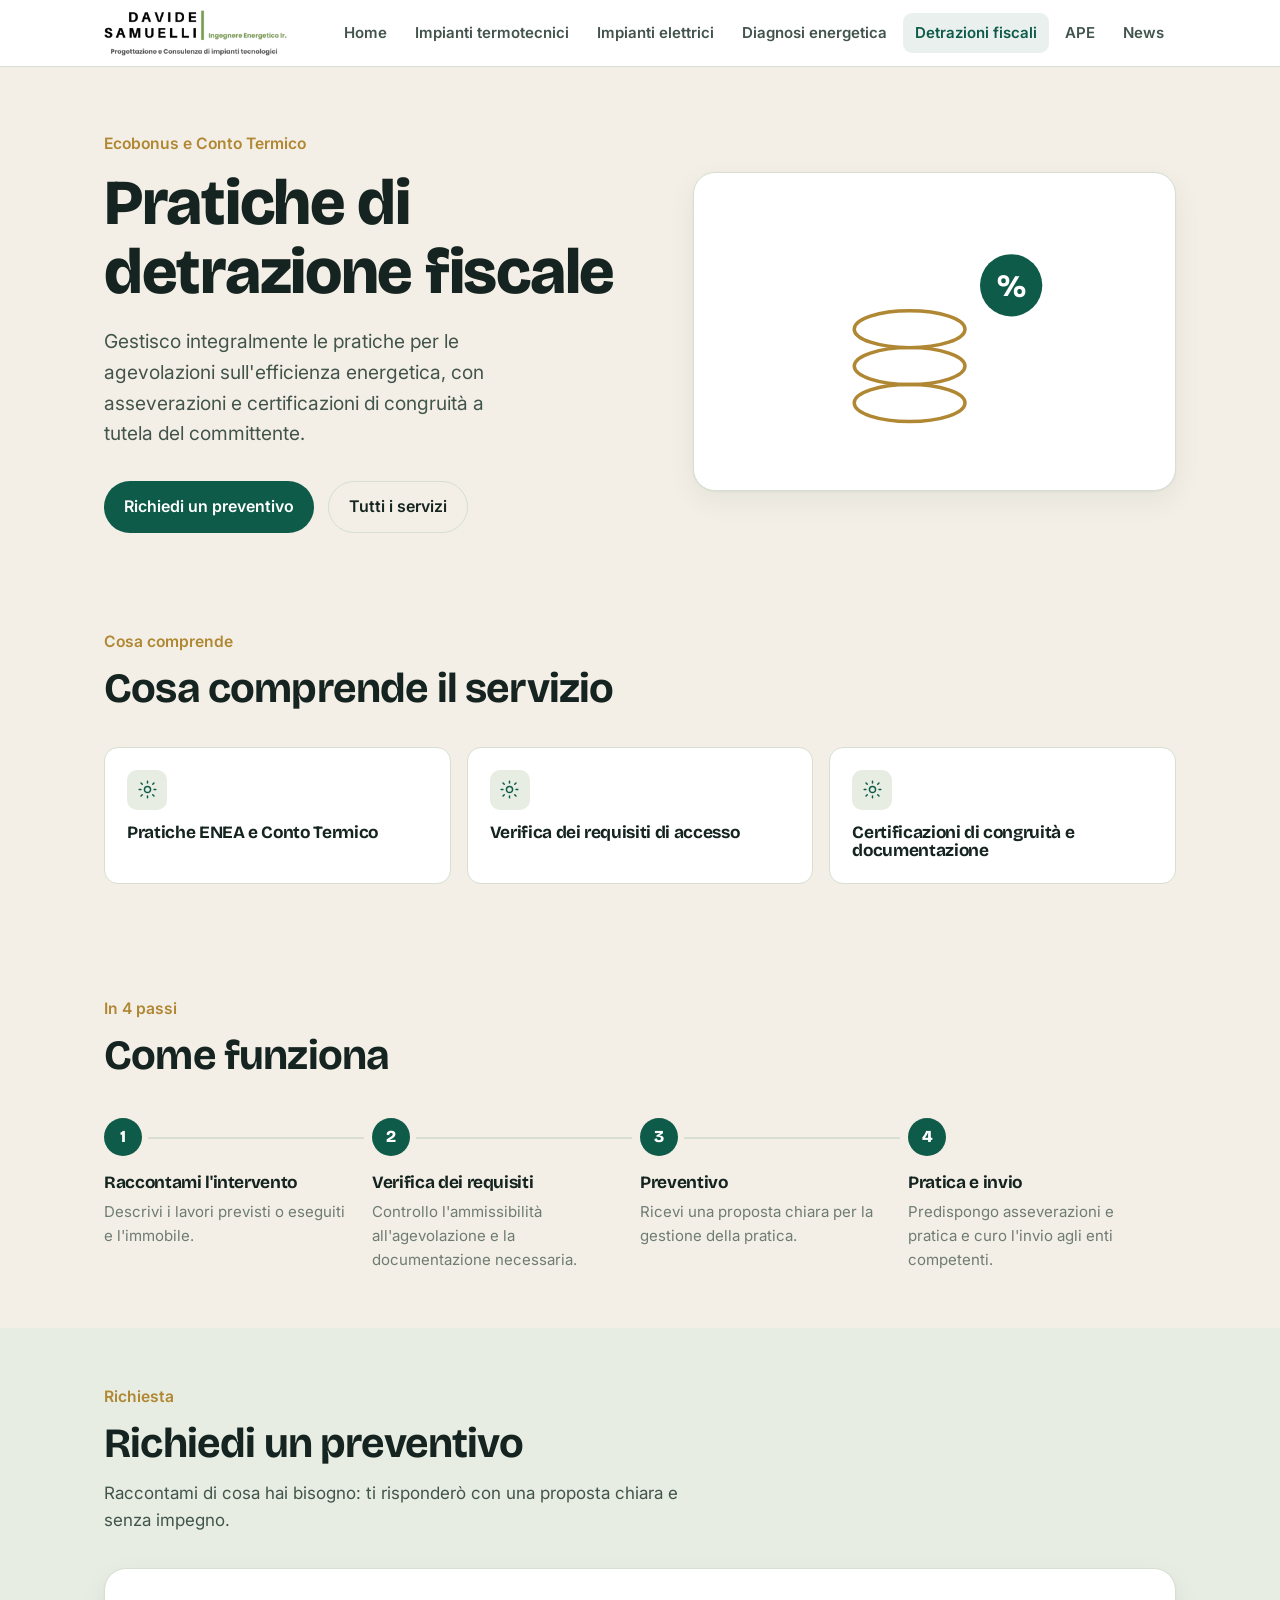
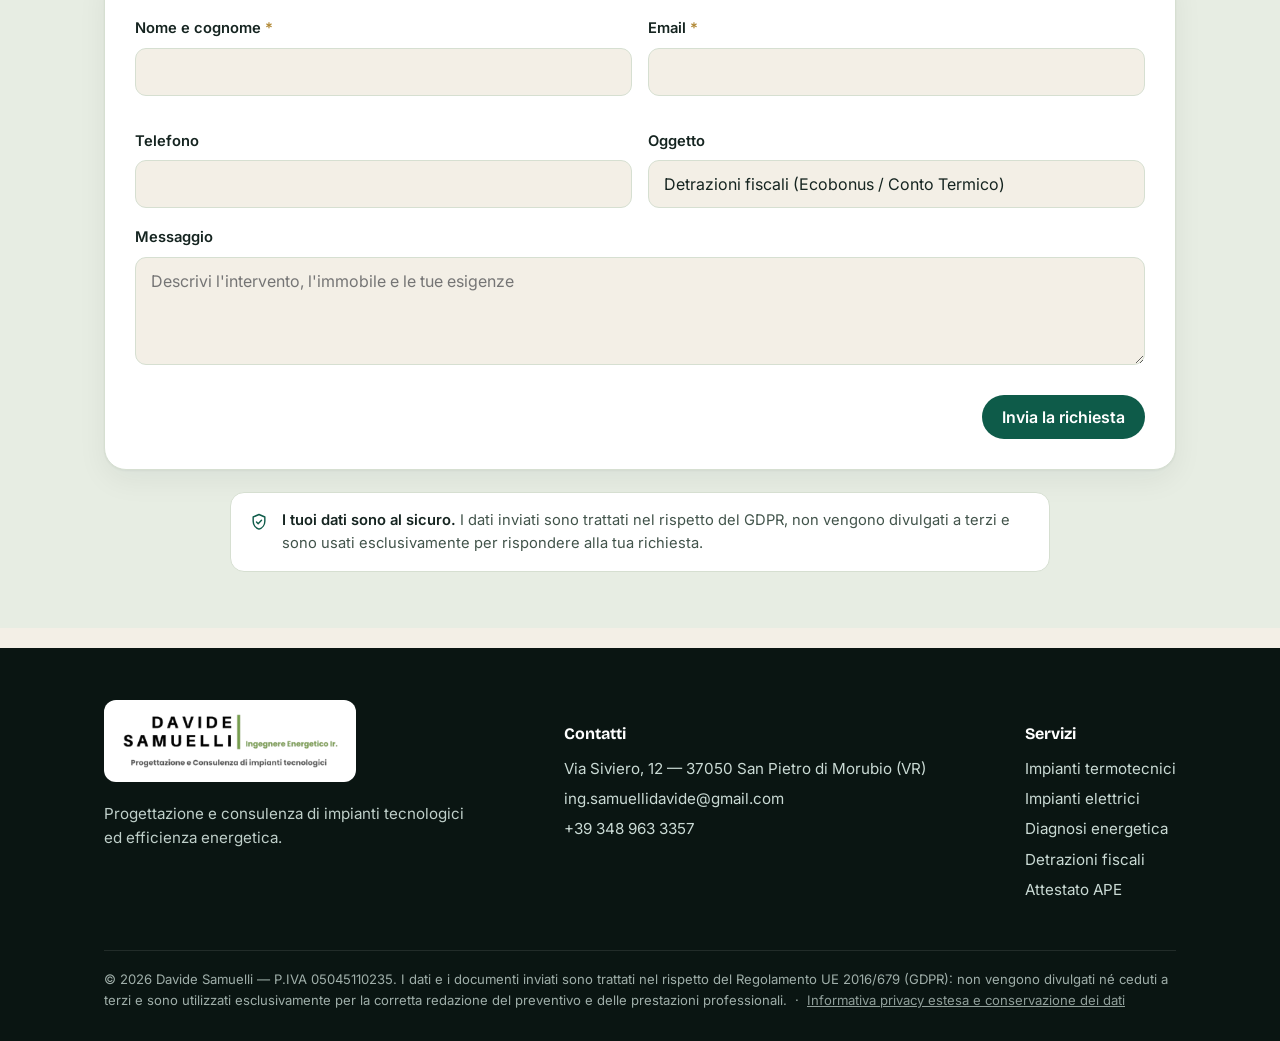
<file: detrazioni.html>
<!DOCTYPE html>
<html lang="it">
<head>
<meta charset="UTF-8">
<meta name="viewport" content="width=device-width, initial-scale=1.0">
<title>Pratiche di detrazione fiscale — Davide Samuelli</title>
<link rel="preconnect" href="https://fonts.googleapis.com">
<link rel="preconnect" href="https://fonts.gstatic.com" crossorigin>
<link href="https://fonts.googleapis.com/css2?family=Bricolage+Grotesque:opsz,wght@12..96,500;12..96,600;12..96,700;12..96,800&family=Inter:wght@400;500;600&display=swap" rel="stylesheet">
<link rel="stylesheet" href="style.css">
</head>
<body class="theme-detrazioni">
<input type="checkbox" id="navtog" class="navtog" hidden>
<header class="top">
  <div class="wrap">
    <a href="index.html" class="brandlogo" aria-label="Davide Samuelli — Ingegnere Energetico" title="Davide Samuelli — Ingegnere Energetico"></a>
    <label for="navtog" class="burger" aria-label="Apri il menu"><span></span><span></span><span></span></label>
    <nav class="mainnav">
      <a href="index.html" class="navlink">Home</a>
      <a href="termotecnici.html" class="navlink">Impianti termotecnici</a>
      <a href="elettrici.html" class="navlink">Impianti elettrici</a>
      <a href="diagnosi.html" class="navlink">Diagnosi energetica</a>
      <a href="detrazioni.html" class="navlink on">Detrazioni fiscali</a>
      <a href="ape.html" class="navlink">APE</a>
      <a href="news.html" class="navlink">News</a>
    </nav>
  </div>
</header>
<section class="hero"><div class="wrap">
  <div class="fade-up">
    <div class="eyebrow">Ecobonus e Conto Termico</div>
    <h1>Pratiche di detrazione fiscale</h1>
    <p class="lead">Gestisco integralmente le pratiche per le agevolazioni sull'efficienza energetica, con asseverazioni e certificazioni di congruità a tutela del committente.</p>
    <div class="cta-row"><a href="#preventivo" class="btn btn-primary">Richiedi un preventivo</a><a href="index.html" class="btn btn-ghost">Tutti i servizi</a></div>
  </div>
  <div class="hero-visual fade-up"><svg class="viz viz-detrazioni" viewBox="0 0 260 240" aria-hidden="true">
  <ellipse class="coin c1" cx="108" cy="182" rx="48" ry="16" fill="none" stroke="var(--accent)" stroke-width="3"/>
  <ellipse class="coin c2" cx="108" cy="150" rx="48" ry="16" fill="none" stroke="var(--accent)" stroke-width="3"/>
  <ellipse class="coin c3" cx="108" cy="118" rx="48" ry="16" fill="none" stroke="var(--accent)" stroke-width="3"/>
  <g class="pct"><circle cx="196" cy="80" r="27" fill="var(--brand)"/><text x="196" y="89" text-anchor="middle" font-family="Bricolage Grotesque,sans-serif" font-size="26" font-weight="700" fill="#fff">%</text></g>
</svg></div>
</div></section>

<section class="block"><div class="wrap">
  <div class="sec-head fade-up"><div class="eyebrow">Cosa comprende</div><h2>Cosa comprende il servizio</h2></div>
  <div class="cases">
      <div class="case fade-up"><div class="ic"><svg viewBox="0 0 24 24" fill="none"><path d="M12 8.5A3.5 3.5 0 1 0 12 15.5A3.5 3.5 0 0 0 12 8.5Z" stroke="currentColor" stroke-width="1.7"/><path d="M12 2.5v2M12 19.5v2M4.5 12h-2M21.5 12h-2M6 6l-1.4-1.4M19.4 19.4 18 18M18 6l1.4-1.4M4.6 19.4 6 18" stroke="currentColor" stroke-width="1.7" stroke-linecap="round"/></svg></div><h3>Pratiche ENEA e Conto Termico</h3></div>
      <div class="case fade-up"><div class="ic"><svg viewBox="0 0 24 24" fill="none"><path d="M12 8.5A3.5 3.5 0 1 0 12 15.5A3.5 3.5 0 0 0 12 8.5Z" stroke="currentColor" stroke-width="1.7"/><path d="M12 2.5v2M12 19.5v2M4.5 12h-2M21.5 12h-2M6 6l-1.4-1.4M19.4 19.4 18 18M18 6l1.4-1.4M4.6 19.4 6 18" stroke="currentColor" stroke-width="1.7" stroke-linecap="round"/></svg></div><h3>Verifica dei requisiti di accesso</h3></div>
      <div class="case fade-up"><div class="ic"><svg viewBox="0 0 24 24" fill="none"><path d="M12 8.5A3.5 3.5 0 1 0 12 15.5A3.5 3.5 0 0 0 12 8.5Z" stroke="currentColor" stroke-width="1.7"/><path d="M12 2.5v2M12 19.5v2M4.5 12h-2M21.5 12h-2M6 6l-1.4-1.4M19.4 19.4 18 18M18 6l1.4-1.4M4.6 19.4 6 18" stroke="currentColor" stroke-width="1.7" stroke-linecap="round"/></svg></div><h3>Certificazioni di congruità e documentazione</h3></div>
  </div>
</div></section>

<section class="block"><div class="wrap">
  <div class="sec-head fade-up"><div class="eyebrow">In 4 passi</div><h2>Come funziona</h2></div>
  <div class="flow">
      <div class="step fade-up"><h3>Raccontami l'intervento</h3><p>Descrivi i lavori previsti o eseguiti e l'immobile.</p></div>
      <div class="step fade-up"><h3>Verifica dei requisiti</h3><p>Controllo l'ammissibilità all'agevolazione e la documentazione necessaria.</p></div>
      <div class="step fade-up"><h3>Preventivo</h3><p>Ricevi una proposta chiara per la gestione della pratica.</p></div>
      <div class="step fade-up"><h3>Pratica e invio</h3><p>Predispongo asseverazioni e pratica e curo l'invio agli enti competenti.</p></div>
  </div>
</div></section>

<section class="block quote" id="preventivo"><div class="wrap">
  <div class="sec-head fade-up"><div class="eyebrow">Richiesta</div><h2>Richiedi un preventivo</h2><p>Raccontami di cosa hai bisogno: ti risponderò con una proposta chiara e senza impegno.</p></div>
  <div class="panel fade-up" style="padding:30px">
      <form class="jsform" name="contatto-detrazioni" method="POST">
        <p hidden><label>Non compilare<input name="bot-field"></label></p>
        <div class="grid2">
          <div class="field"><label>Nome e cognome <span class="req">*</span></label><input name="nome" required></div>
          <div class="field"><label>Email <span class="req">*</span></label><input type="email" name="email" required></div>
          <div class="field"><label>Telefono</label><input name="telefono"></div>
          <div class="field"><label>Oggetto</label><input name="oggetto" value="Detrazioni fiscali (Ecobonus / Conto Termico)"></div>
        </div>
        <div class="field"><label>Messaggio</label><textarea name="messaggio" rows="4" placeholder="Descrivi l'intervento, l'immobile e le tue esigenze"></textarea></div>
        <div class="nav" style="justify-content:flex-end;border:none;margin-top:22px;padding:0"><button class="btn btn-primary" type="submit">Invia la richiesta</button></div>
      </form>
      <div class="form-ok" hidden><b>Richiesta inviata!</b> Grazie, ti risponderò al più presto con un preventivo.</div>
  </div>
  <div class="privacy fade-up">
    <svg viewBox="0 0 24 24" fill="none"><path d="M12 3 5 6v5c0 4.3 2.9 8.3 7 9.5 4.1-1.2 7-5.2 7-9.5V6l-7-3Z" stroke="currentColor" stroke-width="1.7" stroke-linejoin="round"/><path d="m9 12 2 2 4-4" stroke="currentColor" stroke-width="1.7" stroke-linecap="round" stroke-linejoin="round"/></svg>
    <p><b>I tuoi dati sono al sicuro.</b> I dati inviati sono trattati nel rispetto del GDPR, non vengono divulgati a terzi e sono usati esclusivamente per rispondere alla tua richiesta.</p>
  </div>
</div></section>
<footer>
  <div class="wrap">
    <div class="col">
      <div class="foot-logo"><span class="brandlogo foot" role="img" aria-label="Davide Samuelli — Ingegnere Energetico"></span></div>
      <p style="margin-top:12px;opacity:.85;max-width:36ch">Progettazione e consulenza di impianti tecnologici ed efficienza energetica.</p>
    </div>
    <div class="col">
      <h4>Contatti</h4>
      <p id="footAddr">—</p>
      <a id="footMail" href="#">email</a>
      <a id="footTel" href="#">telefono</a>
    </div>
    <div class="col">
      <h4>Servizi</h4>
      <a href="termotecnici.html">Impianti termotecnici</a>
      <a href="elettrici.html">Impianti elettrici</a>
      <a href="diagnosi.html">Diagnosi energetica</a>
      <a href="detrazioni.html">Detrazioni fiscali</a>
      <a href="ape.html">Attestato APE</a>
    </div>
    <div class="fine">© <span id="year"></span> <span id="studioNameFine">Davide Samuelli</span> — P.IVA <span id="pivaFine">—</span>. I dati e i documenti inviati sono trattati nel rispetto del Regolamento UE 2016/679 (GDPR): non vengono divulgati né ceduti a terzi e sono utilizzati esclusivamente per la corretta redazione del preventivo e delle prestazioni professionali. &nbsp;·&nbsp; <a href="#" id="privacyLink" class="pv-link">Informativa privacy estesa e conservazione dei dati</a></div>
  </div>
</footer>

<div class="pv-overlay" id="pvOverlay" role="dialog" aria-modal="true" aria-labelledby="pvTitle">
  <div class="pv-modal">
    <div class="pv-head"><h3 id="pvTitle">Informativa sul trattamento dei dati personali</h3><button class="pv-close" id="pvClose" aria-label="Chiudi">×</button></div>
    <div class="pv-body">
      <div class="pv-note">Testo fornito ai sensi degli artt. 13-14 del Regolamento UE 2016/679 (GDPR). È una base da adattare: verifica i contenuti con un consulente prima della pubblicazione definitiva.</div>
      <h4>1. Titolare del trattamento</h4>
      <p><span id="pvStudio">—</span>, <span id="pvAddr">—</span> — P.IVA <span id="pvPiva">—</span>. Email: <a id="pvEmail" href="#">—</a>.</p>
      <h4>2. Dati trattati</h4>
      <p>Dati anagrafici e di contatto (nome, email, telefono) ed eventuali dati e documenti tecnici relativi all'immobile e agli impianti che scegli di inviare.</p>
      <h4>3. Finalità</h4>
      <p>I dati sono utilizzati esclusivamente per rispondere alle richieste, elaborare preventivi ed erogare le prestazioni professionali richieste, oltre agli adempimenti di legge connessi. Per la newsletter, l'email è usata unicamente per l'invio degli aggiornamenti.</p>
      <h4>4. Base giuridica</h4>
      <p>Esecuzione di misure precontrattuali e del contratto (art. 6.1.b GDPR), obblighi di legge (art. 6.1.c) e, per la newsletter, consenso dell'interessato (art. 6.1.a).</p>
      <h4>5. Conservazione</h4>
      <p>I dati sono conservati per il tempo necessario alle finalità indicate e ai termini di legge; al termine sono cancellati o resi anonimi. Per la newsletter, fino alla disiscrizione.</p>
      <h4>6. Comunicazione a terzi</h4>
      <p>I dati non sono diffusi né ceduti a terzi per finalità commerciali. Sono comunicati solo a enti/soggetti quando necessario per obblighi di legge o a collaboratori tecnici vincolati alla riservatezza. I moduli del sito sono gestiti tramite un servizio esterno di inoltro email/newsletter.</p>
      <h4>7. Diritti dell'interessato</h4>
      <p>Puoi esercitare i diritti di accesso, rettifica, cancellazione, limitazione, opposizione e portabilità (artt. 15-22 GDPR) e proporre reclamo al Garante per la protezione dei dati personali.</p>
      <h4>8. Contatti</h4>
      <p>Per esercitare i tuoi diritti scrivi a <a id="pvEmail2" href="#">—</a>.</p>
    </div>
  </div>
</div>

<script src="config.js"></script>
<script src="site.js"></script>
</body>
</html>
</file>
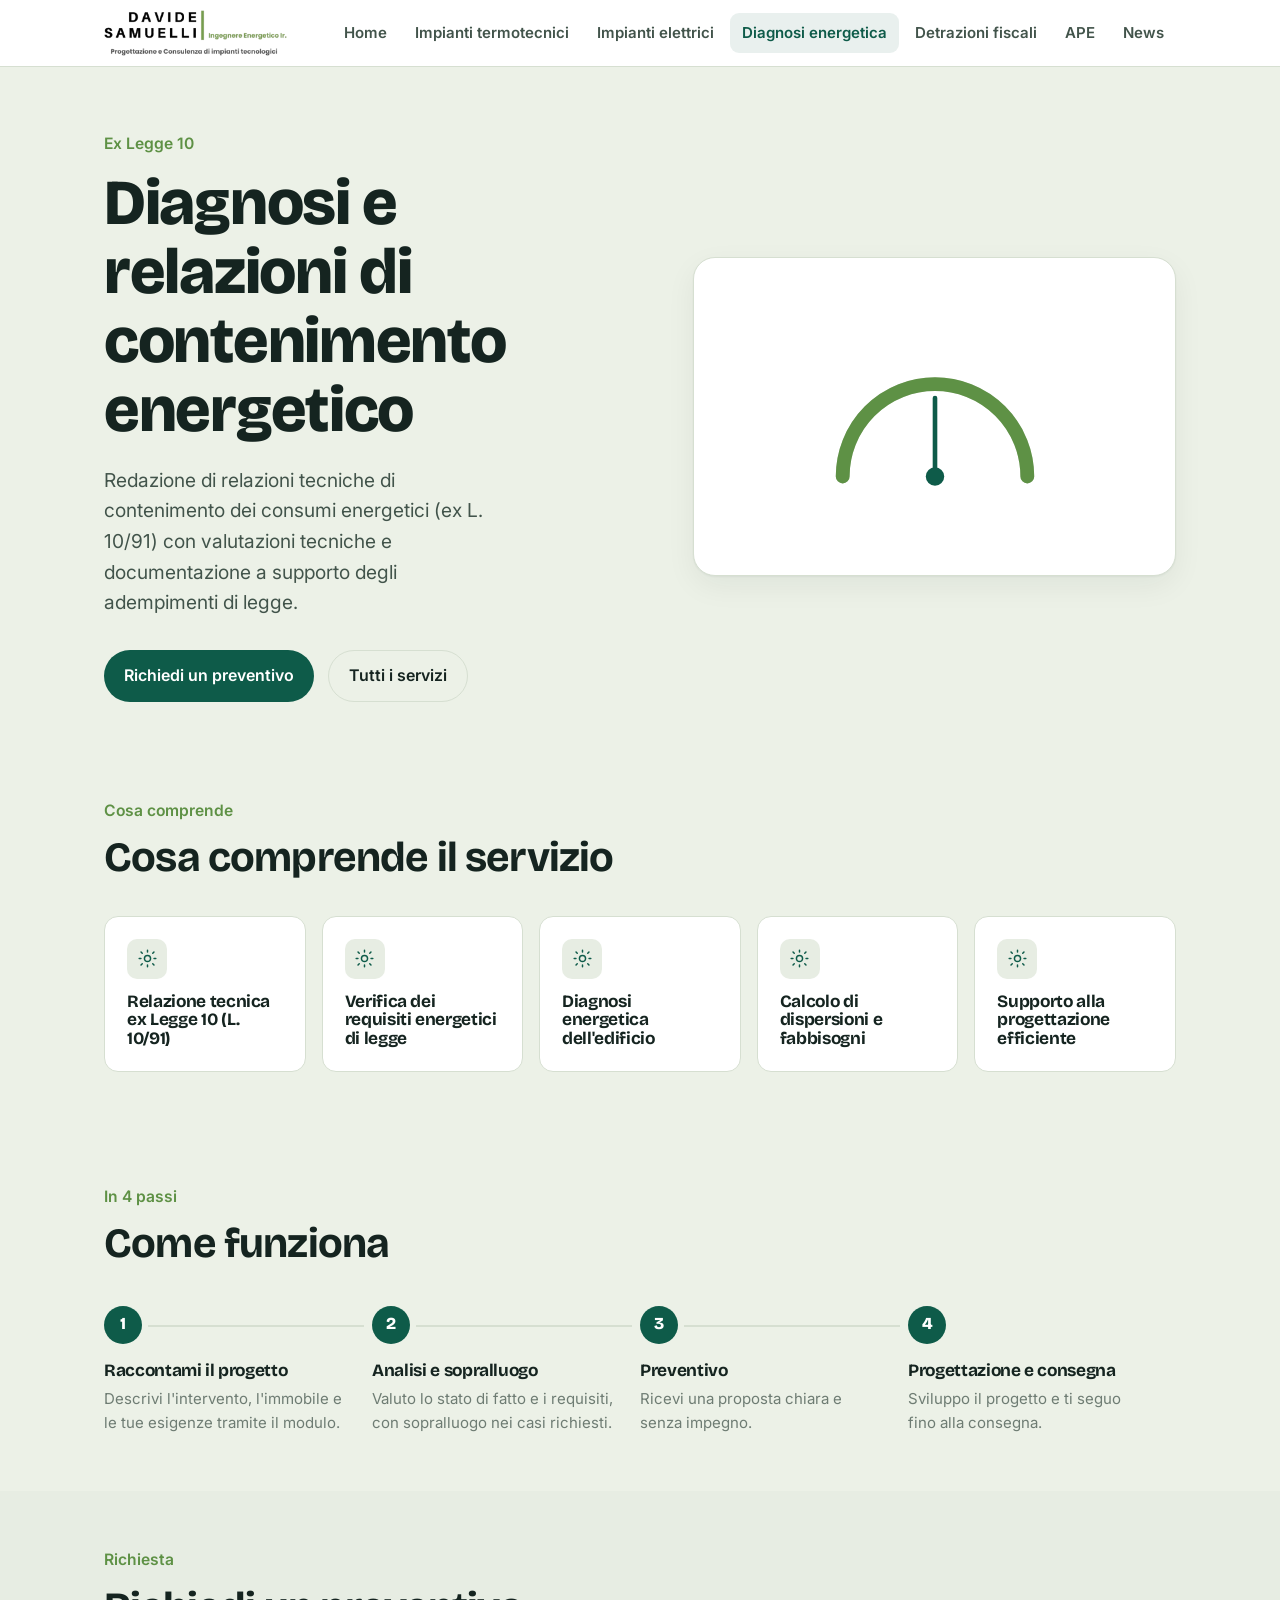
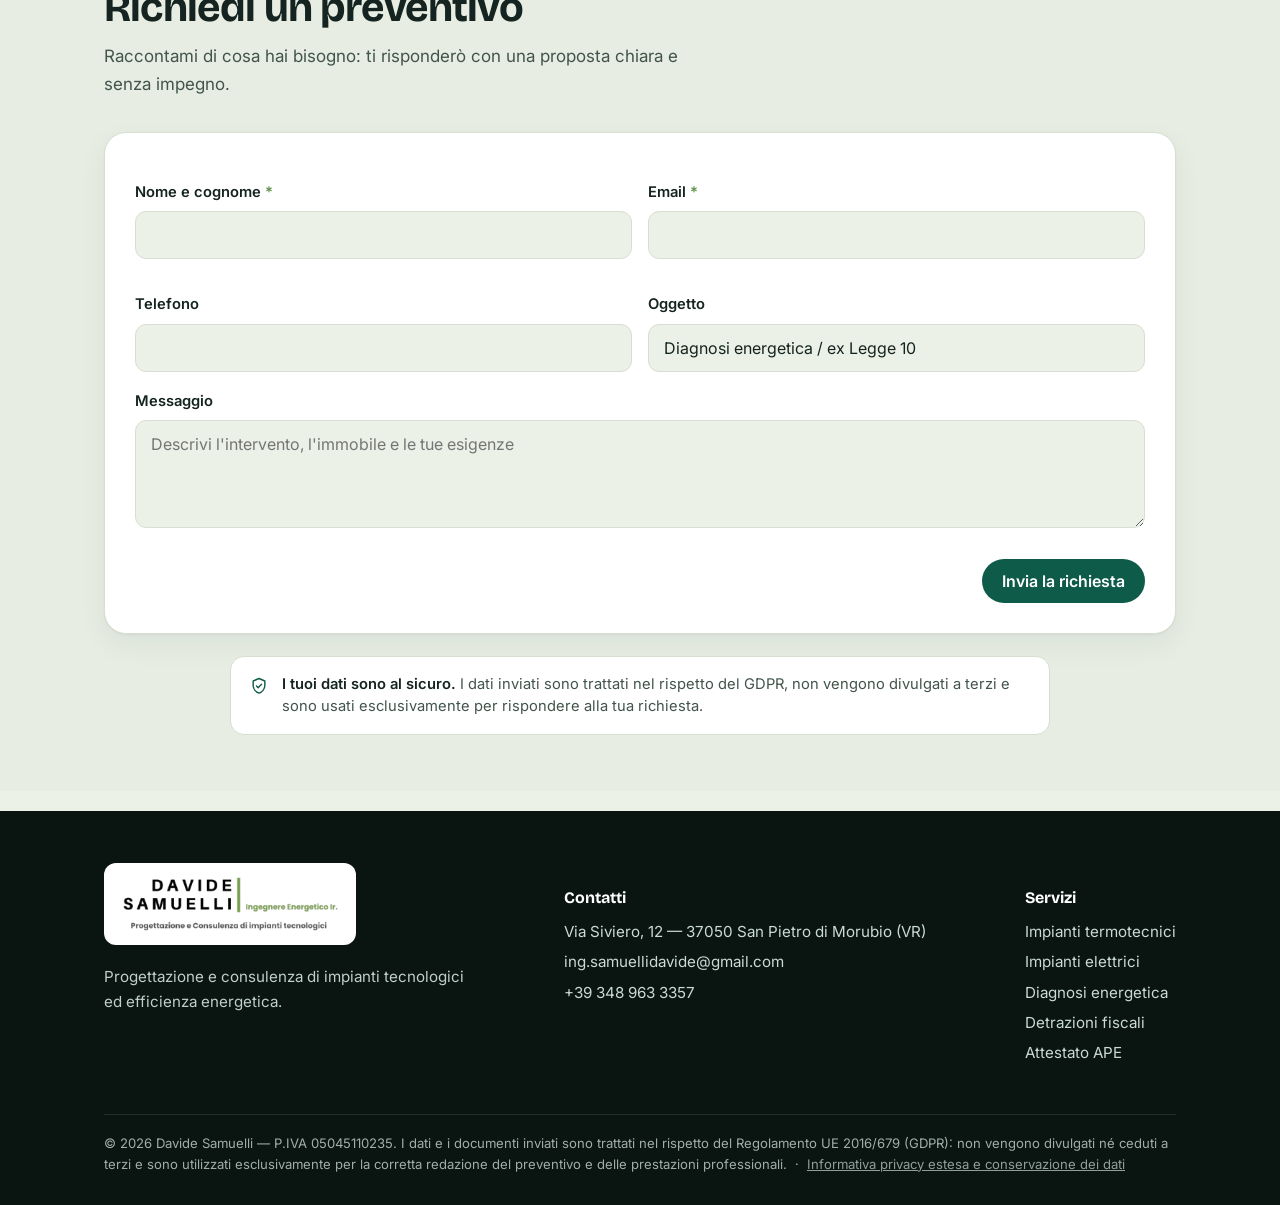
<file: diagnosi.html>
<!DOCTYPE html>
<html lang="it">
<head>
<meta charset="UTF-8">
<meta name="viewport" content="width=device-width, initial-scale=1.0">
<title>Diagnosi e relazioni di contenimento energetico — Davide Samuelli</title>
<link rel="preconnect" href="https://fonts.googleapis.com">
<link rel="preconnect" href="https://fonts.gstatic.com" crossorigin>
<link href="https://fonts.googleapis.com/css2?family=Bricolage+Grotesque:opsz,wght@12..96,500;12..96,600;12..96,700;12..96,800&family=Inter:wght@400;500;600&display=swap" rel="stylesheet">
<link rel="stylesheet" href="style.css">
</head>
<body class="theme-diagnosi">
<input type="checkbox" id="navtog" class="navtog" hidden>
<header class="top">
  <div class="wrap">
    <a href="index.html" class="brandlogo" aria-label="Davide Samuelli — Ingegnere Energetico" title="Davide Samuelli — Ingegnere Energetico"></a>
    <label for="navtog" class="burger" aria-label="Apri il menu"><span></span><span></span><span></span></label>
    <nav class="mainnav">
      <a href="index.html" class="navlink">Home</a>
      <a href="termotecnici.html" class="navlink">Impianti termotecnici</a>
      <a href="elettrici.html" class="navlink">Impianti elettrici</a>
      <a href="diagnosi.html" class="navlink on">Diagnosi energetica</a>
      <a href="detrazioni.html" class="navlink">Detrazioni fiscali</a>
      <a href="ape.html" class="navlink">APE</a>
      <a href="news.html" class="navlink">News</a>
    </nav>
  </div>
</header>
<section class="hero"><div class="wrap">
  <div class="fade-up">
    <div class="eyebrow">Ex Legge 10</div>
    <h1>Diagnosi e relazioni di contenimento energetico</h1>
    <p class="lead">Redazione di relazioni tecniche di contenimento dei consumi energetici (ex L. 10/91) con valutazioni tecniche e documentazione a supporto degli adempimenti di legge.</p>
    <div class="cta-row"><a href="#preventivo" class="btn btn-primary">Richiedi un preventivo</a><a href="index.html" class="btn btn-ghost">Tutti i servizi</a></div>
  </div>
  <div class="hero-visual fade-up"><svg class="viz viz-diagnosi" viewBox="0 0 260 240" aria-hidden="true">
  <path d="M50 172 A80 80 0 0 1 210 172" fill="none" stroke="var(--line)" stroke-width="12" stroke-linecap="round"/>
  <path class="arc" d="M50 172 A80 80 0 0 1 210 172" fill="none" stroke="var(--accent)" stroke-width="12" stroke-linecap="round" stroke-dasharray="251"/>
  <line class="needle" x1="130" y1="172" x2="130" y2="104" stroke="var(--brand)" stroke-width="4" stroke-linecap="round"/>
  <circle cx="130" cy="172" r="8" fill="var(--brand)"/>
</svg></div>
</div></section>

<section class="block"><div class="wrap">
  <div class="sec-head fade-up"><div class="eyebrow">Cosa comprende</div><h2>Cosa comprende il servizio</h2></div>
  <div class="cases">
      <div class="case fade-up"><div class="ic"><svg viewBox="0 0 24 24" fill="none"><path d="M12 8.5A3.5 3.5 0 1 0 12 15.5A3.5 3.5 0 0 0 12 8.5Z" stroke="currentColor" stroke-width="1.7"/><path d="M12 2.5v2M12 19.5v2M4.5 12h-2M21.5 12h-2M6 6l-1.4-1.4M19.4 19.4 18 18M18 6l1.4-1.4M4.6 19.4 6 18" stroke="currentColor" stroke-width="1.7" stroke-linecap="round"/></svg></div><h3>Relazione tecnica ex Legge 10 (L. 10/91)</h3></div>
      <div class="case fade-up"><div class="ic"><svg viewBox="0 0 24 24" fill="none"><path d="M12 8.5A3.5 3.5 0 1 0 12 15.5A3.5 3.5 0 0 0 12 8.5Z" stroke="currentColor" stroke-width="1.7"/><path d="M12 2.5v2M12 19.5v2M4.5 12h-2M21.5 12h-2M6 6l-1.4-1.4M19.4 19.4 18 18M18 6l1.4-1.4M4.6 19.4 6 18" stroke="currentColor" stroke-width="1.7" stroke-linecap="round"/></svg></div><h3>Verifica dei requisiti energetici di legge</h3></div>
      <div class="case fade-up"><div class="ic"><svg viewBox="0 0 24 24" fill="none"><path d="M12 8.5A3.5 3.5 0 1 0 12 15.5A3.5 3.5 0 0 0 12 8.5Z" stroke="currentColor" stroke-width="1.7"/><path d="M12 2.5v2M12 19.5v2M4.5 12h-2M21.5 12h-2M6 6l-1.4-1.4M19.4 19.4 18 18M18 6l1.4-1.4M4.6 19.4 6 18" stroke="currentColor" stroke-width="1.7" stroke-linecap="round"/></svg></div><h3>Diagnosi energetica dell'edificio</h3></div>
      <div class="case fade-up"><div class="ic"><svg viewBox="0 0 24 24" fill="none"><path d="M12 8.5A3.5 3.5 0 1 0 12 15.5A3.5 3.5 0 0 0 12 8.5Z" stroke="currentColor" stroke-width="1.7"/><path d="M12 2.5v2M12 19.5v2M4.5 12h-2M21.5 12h-2M6 6l-1.4-1.4M19.4 19.4 18 18M18 6l1.4-1.4M4.6 19.4 6 18" stroke="currentColor" stroke-width="1.7" stroke-linecap="round"/></svg></div><h3>Calcolo di dispersioni e fabbisogni</h3></div>
      <div class="case fade-up"><div class="ic"><svg viewBox="0 0 24 24" fill="none"><path d="M12 8.5A3.5 3.5 0 1 0 12 15.5A3.5 3.5 0 0 0 12 8.5Z" stroke="currentColor" stroke-width="1.7"/><path d="M12 2.5v2M12 19.5v2M4.5 12h-2M21.5 12h-2M6 6l-1.4-1.4M19.4 19.4 18 18M18 6l1.4-1.4M4.6 19.4 6 18" stroke="currentColor" stroke-width="1.7" stroke-linecap="round"/></svg></div><h3>Supporto alla progettazione efficiente</h3></div>
  </div>
</div></section>

<section class="block"><div class="wrap">
  <div class="sec-head fade-up"><div class="eyebrow">In 4 passi</div><h2>Come funziona</h2></div>
  <div class="flow">
      <div class="step fade-up"><h3>Raccontami il progetto</h3><p>Descrivi l'intervento, l'immobile e le tue esigenze tramite il modulo.</p></div>
      <div class="step fade-up"><h3>Analisi e sopralluogo</h3><p>Valuto lo stato di fatto e i requisiti, con sopralluogo nei casi richiesti.</p></div>
      <div class="step fade-up"><h3>Preventivo</h3><p>Ricevi una proposta chiara e senza impegno.</p></div>
      <div class="step fade-up"><h3>Progettazione e consegna</h3><p>Sviluppo il progetto e ti seguo fino alla consegna.</p></div>
  </div>
</div></section>

<section class="block quote" id="preventivo"><div class="wrap">
  <div class="sec-head fade-up"><div class="eyebrow">Richiesta</div><h2>Richiedi un preventivo</h2><p>Raccontami di cosa hai bisogno: ti risponderò con una proposta chiara e senza impegno.</p></div>
  <div class="panel fade-up" style="padding:30px">
      <form class="jsform" name="contatto-diagnosi" method="POST">
        <p hidden><label>Non compilare<input name="bot-field"></label></p>
        <div class="grid2">
          <div class="field"><label>Nome e cognome <span class="req">*</span></label><input name="nome" required></div>
          <div class="field"><label>Email <span class="req">*</span></label><input type="email" name="email" required></div>
          <div class="field"><label>Telefono</label><input name="telefono"></div>
          <div class="field"><label>Oggetto</label><input name="oggetto" value="Diagnosi energetica / ex Legge 10"></div>
        </div>
        <div class="field"><label>Messaggio</label><textarea name="messaggio" rows="4" placeholder="Descrivi l'intervento, l'immobile e le tue esigenze"></textarea></div>
        <div class="nav" style="justify-content:flex-end;border:none;margin-top:22px;padding:0"><button class="btn btn-primary" type="submit">Invia la richiesta</button></div>
      </form>
      <div class="form-ok" hidden><b>Richiesta inviata!</b> Grazie, ti risponderò al più presto con un preventivo.</div>
  </div>
  <div class="privacy fade-up">
    <svg viewBox="0 0 24 24" fill="none"><path d="M12 3 5 6v5c0 4.3 2.9 8.3 7 9.5 4.1-1.2 7-5.2 7-9.5V6l-7-3Z" stroke="currentColor" stroke-width="1.7" stroke-linejoin="round"/><path d="m9 12 2 2 4-4" stroke="currentColor" stroke-width="1.7" stroke-linecap="round" stroke-linejoin="round"/></svg>
    <p><b>I tuoi dati sono al sicuro.</b> I dati inviati sono trattati nel rispetto del GDPR, non vengono divulgati a terzi e sono usati esclusivamente per rispondere alla tua richiesta.</p>
  </div>
</div></section>
<footer>
  <div class="wrap">
    <div class="col">
      <div class="foot-logo"><span class="brandlogo foot" role="img" aria-label="Davide Samuelli — Ingegnere Energetico"></span></div>
      <p style="margin-top:12px;opacity:.85;max-width:36ch">Progettazione e consulenza di impianti tecnologici ed efficienza energetica.</p>
    </div>
    <div class="col">
      <h4>Contatti</h4>
      <p id="footAddr">—</p>
      <a id="footMail" href="#">email</a>
      <a id="footTel" href="#">telefono</a>
    </div>
    <div class="col">
      <h4>Servizi</h4>
      <a href="termotecnici.html">Impianti termotecnici</a>
      <a href="elettrici.html">Impianti elettrici</a>
      <a href="diagnosi.html">Diagnosi energetica</a>
      <a href="detrazioni.html">Detrazioni fiscali</a>
      <a href="ape.html">Attestato APE</a>
    </div>
    <div class="fine">© <span id="year"></span> <span id="studioNameFine">Davide Samuelli</span> — P.IVA <span id="pivaFine">—</span>. I dati e i documenti inviati sono trattati nel rispetto del Regolamento UE 2016/679 (GDPR): non vengono divulgati né ceduti a terzi e sono utilizzati esclusivamente per la corretta redazione del preventivo e delle prestazioni professionali. &nbsp;·&nbsp; <a href="#" id="privacyLink" class="pv-link">Informativa privacy estesa e conservazione dei dati</a></div>
  </div>
</footer>

<div class="pv-overlay" id="pvOverlay" role="dialog" aria-modal="true" aria-labelledby="pvTitle">
  <div class="pv-modal">
    <div class="pv-head"><h3 id="pvTitle">Informativa sul trattamento dei dati personali</h3><button class="pv-close" id="pvClose" aria-label="Chiudi">×</button></div>
    <div class="pv-body">
      <div class="pv-note">Testo fornito ai sensi degli artt. 13-14 del Regolamento UE 2016/679 (GDPR). È una base da adattare: verifica i contenuti con un consulente prima della pubblicazione definitiva.</div>
      <h4>1. Titolare del trattamento</h4>
      <p><span id="pvStudio">—</span>, <span id="pvAddr">—</span> — P.IVA <span id="pvPiva">—</span>. Email: <a id="pvEmail" href="#">—</a>.</p>
      <h4>2. Dati trattati</h4>
      <p>Dati anagrafici e di contatto (nome, email, telefono) ed eventuali dati e documenti tecnici relativi all'immobile e agli impianti che scegli di inviare.</p>
      <h4>3. Finalità</h4>
      <p>I dati sono utilizzati esclusivamente per rispondere alle richieste, elaborare preventivi ed erogare le prestazioni professionali richieste, oltre agli adempimenti di legge connessi. Per la newsletter, l'email è usata unicamente per l'invio degli aggiornamenti.</p>
      <h4>4. Base giuridica</h4>
      <p>Esecuzione di misure precontrattuali e del contratto (art. 6.1.b GDPR), obblighi di legge (art. 6.1.c) e, per la newsletter, consenso dell'interessato (art. 6.1.a).</p>
      <h4>5. Conservazione</h4>
      <p>I dati sono conservati per il tempo necessario alle finalità indicate e ai termini di legge; al termine sono cancellati o resi anonimi. Per la newsletter, fino alla disiscrizione.</p>
      <h4>6. Comunicazione a terzi</h4>
      <p>I dati non sono diffusi né ceduti a terzi per finalità commerciali. Sono comunicati solo a enti/soggetti quando necessario per obblighi di legge o a collaboratori tecnici vincolati alla riservatezza. I moduli del sito sono gestiti tramite un servizio esterno di inoltro email/newsletter.</p>
      <h4>7. Diritti dell'interessato</h4>
      <p>Puoi esercitare i diritti di accesso, rettifica, cancellazione, limitazione, opposizione e portabilità (artt. 15-22 GDPR) e proporre reclamo al Garante per la protezione dei dati personali.</p>
      <h4>8. Contatti</h4>
      <p>Per esercitare i tuoi diritti scrivi a <a id="pvEmail2" href="#">—</a>.</p>
    </div>
  </div>
</div>

<script src="config.js"></script>
<script src="site.js"></script>
</body>
</html>
</file>
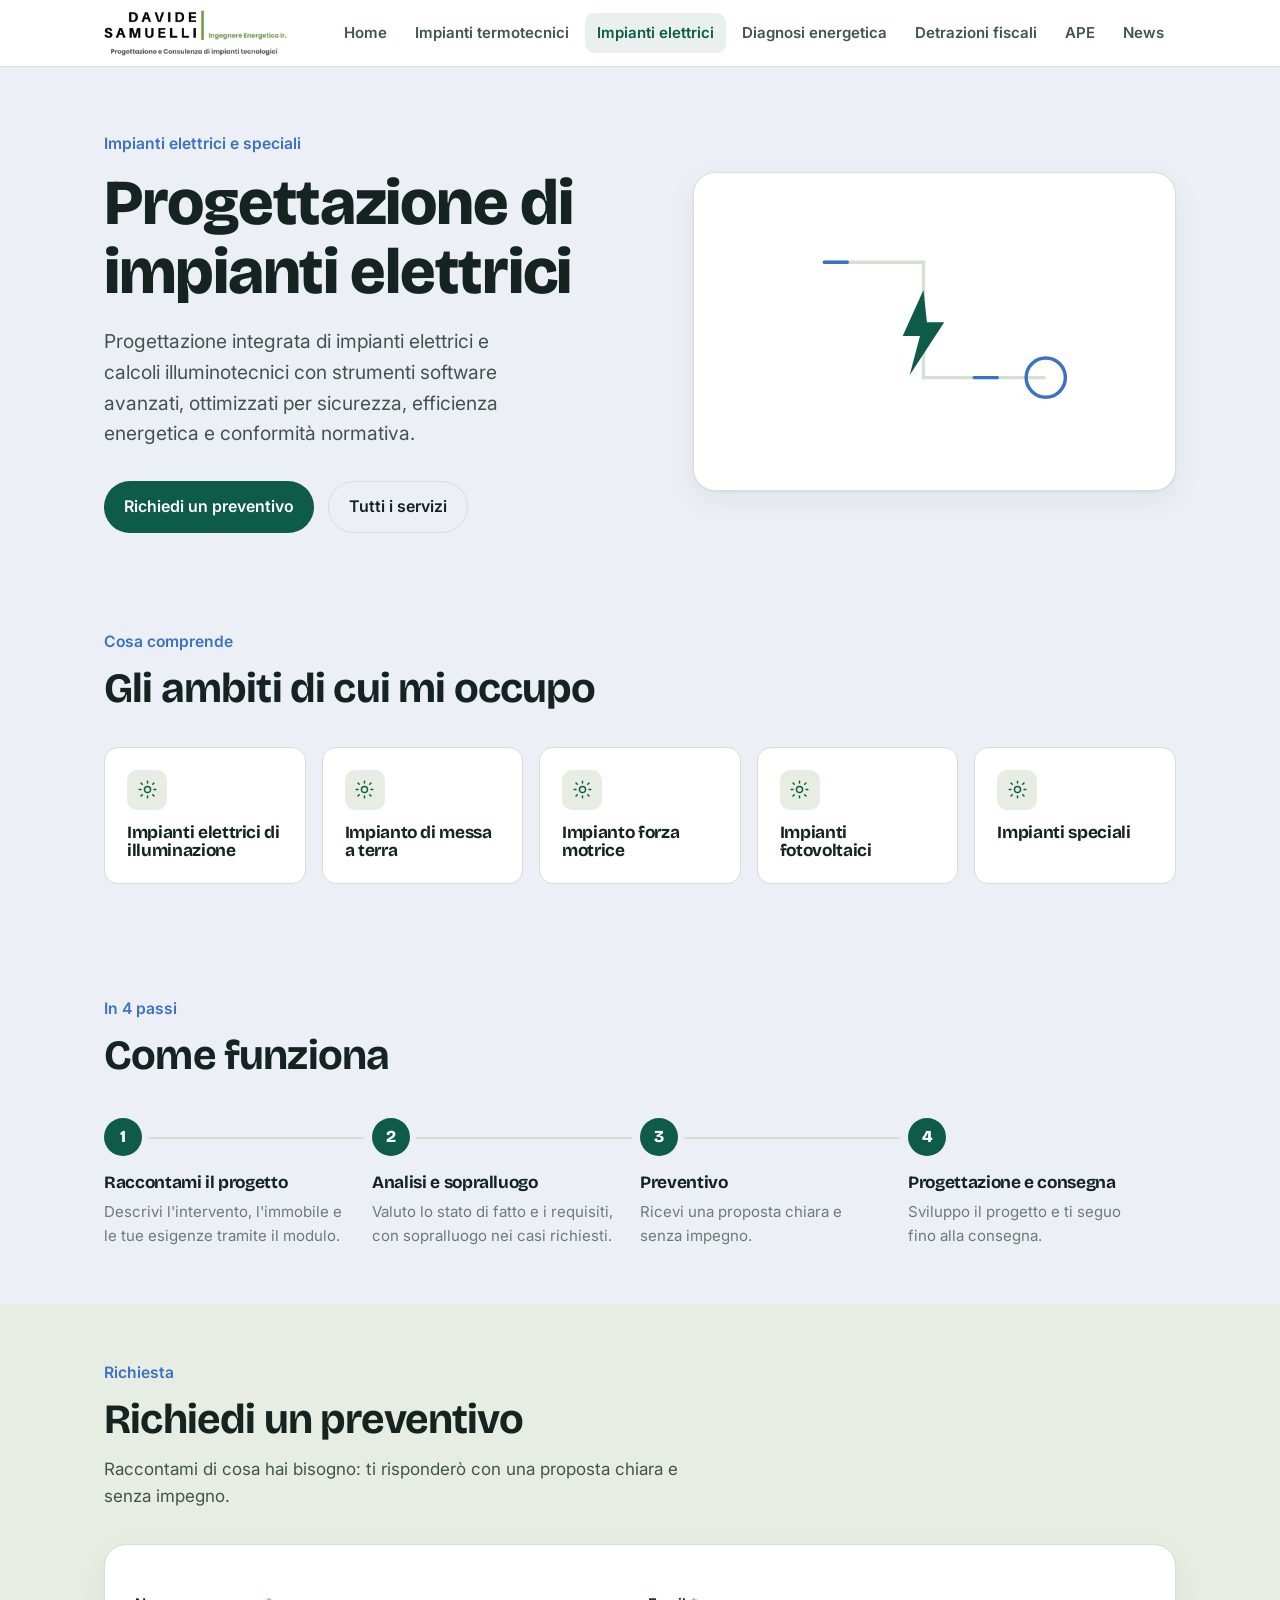
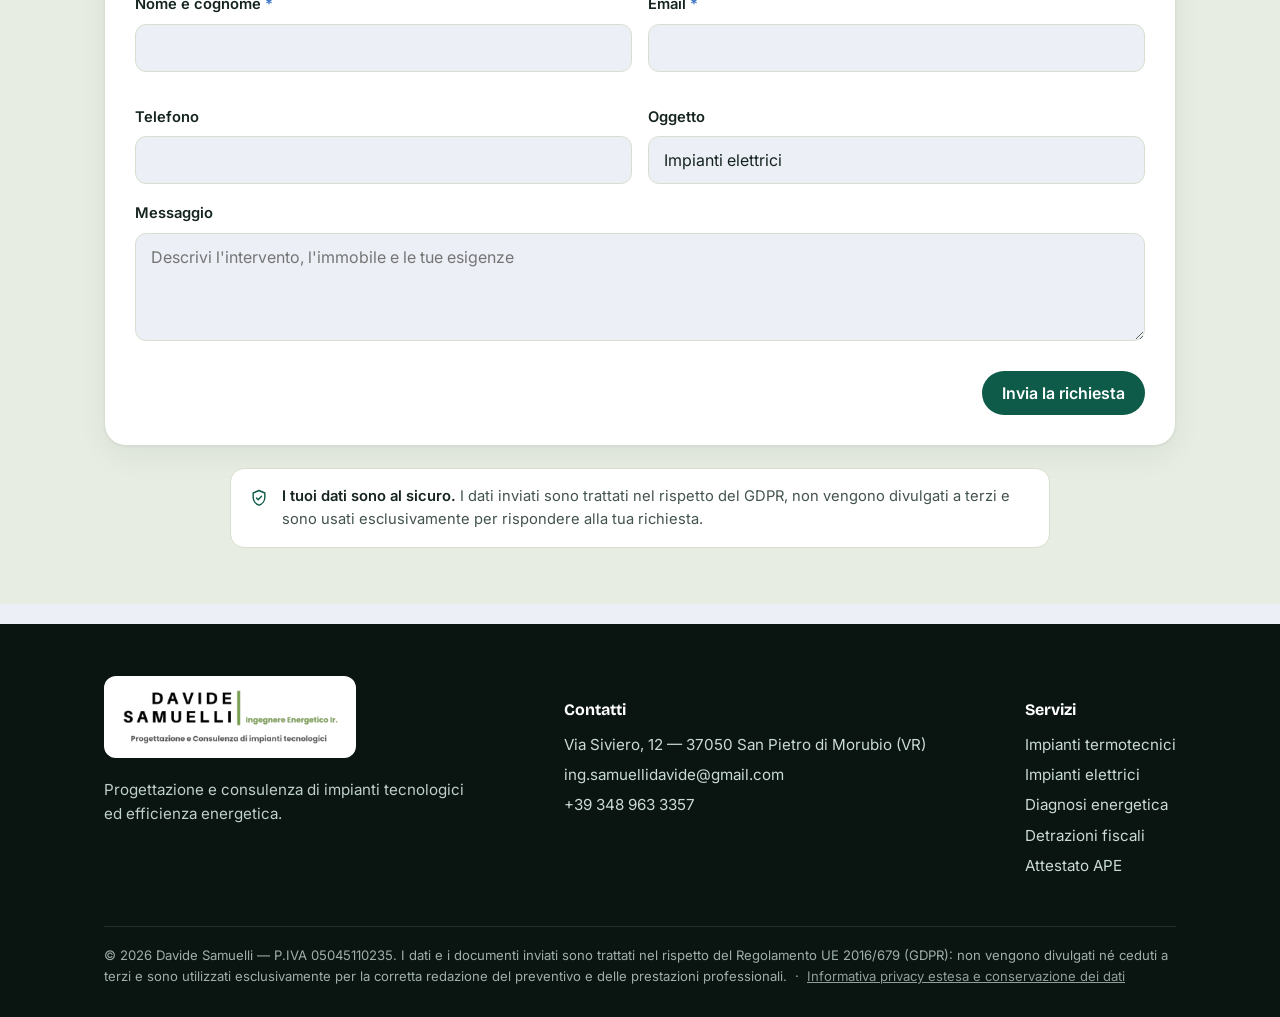
<file: elettrici.html>
<!DOCTYPE html>
<html lang="it">
<head>
<meta charset="UTF-8">
<meta name="viewport" content="width=device-width, initial-scale=1.0">
<title>Progettazione di impianti elettrici — Davide Samuelli</title>
<link rel="preconnect" href="https://fonts.googleapis.com">
<link rel="preconnect" href="https://fonts.gstatic.com" crossorigin>
<link href="https://fonts.googleapis.com/css2?family=Bricolage+Grotesque:opsz,wght@12..96,500;12..96,600;12..96,700;12..96,800&family=Inter:wght@400;500;600&display=swap" rel="stylesheet">
<link rel="stylesheet" href="style.css">
</head>
<body class="theme-elettrici">
<input type="checkbox" id="navtog" class="navtog" hidden>
<header class="top">
  <div class="wrap">
    <a href="index.html" class="brandlogo" aria-label="Davide Samuelli — Ingegnere Energetico" title="Davide Samuelli — Ingegnere Energetico"></a>
    <label for="navtog" class="burger" aria-label="Apri il menu"><span></span><span></span><span></span></label>
    <nav class="mainnav">
      <a href="index.html" class="navlink">Home</a>
      <a href="termotecnici.html" class="navlink">Impianti termotecnici</a>
      <a href="elettrici.html" class="navlink on">Impianti elettrici</a>
      <a href="diagnosi.html" class="navlink">Diagnosi energetica</a>
      <a href="detrazioni.html" class="navlink">Detrazioni fiscali</a>
      <a href="ape.html" class="navlink">APE</a>
      <a href="news.html" class="navlink">News</a>
    </nav>
  </div>
</header>
<section class="hero"><div class="wrap">
  <div class="fade-up">
    <div class="eyebrow">Impianti elettrici e speciali</div>
    <h1>Progettazione di impianti elettrici</h1>
    <p class="lead">Progettazione integrata di impianti elettrici e calcoli illuminotecnici con strumenti software avanzati, ottimizzati per sicurezza, efficienza energetica e conformità normativa.</p>
    <div class="cta-row"><a href="#preventivo" class="btn btn-primary">Richiedi un preventivo</a><a href="index.html" class="btn btn-ghost">Tutti i servizi</a></div>
  </div>
  <div class="hero-visual fade-up"><svg class="viz viz-elettrici" viewBox="0 0 260 240" aria-hidden="true">
  <path d="M34 60 H120 V160 H226" fill="none" stroke="var(--line)" stroke-width="3"/>
  <path class="live" d="M34 60 H120 V160 H226" fill="none" stroke="var(--accent)" stroke-width="3" stroke-linecap="round" stroke-dasharray="20 210"/>
  <circle class="bulb" cx="226" cy="160" r="17" fill="none" stroke="var(--accent)" stroke-width="3"/>
  <path class="bolt" d="M120 84 l-18 40 h15 l-9 34 30 -46 h-15 z" fill="var(--brand)"/>
</svg></div>
</div></section>

<section class="block"><div class="wrap">
  <div class="sec-head fade-up"><div class="eyebrow">Cosa comprende</div><h2>Gli ambiti di cui mi occupo</h2></div>
  <div class="cases">
      <div class="case fade-up"><div class="ic"><svg viewBox="0 0 24 24" fill="none"><path d="M12 8.5A3.5 3.5 0 1 0 12 15.5A3.5 3.5 0 0 0 12 8.5Z" stroke="currentColor" stroke-width="1.7"/><path d="M12 2.5v2M12 19.5v2M4.5 12h-2M21.5 12h-2M6 6l-1.4-1.4M19.4 19.4 18 18M18 6l1.4-1.4M4.6 19.4 6 18" stroke="currentColor" stroke-width="1.7" stroke-linecap="round"/></svg></div><h3>Impianti elettrici di illuminazione</h3></div>
      <div class="case fade-up"><div class="ic"><svg viewBox="0 0 24 24" fill="none"><path d="M12 8.5A3.5 3.5 0 1 0 12 15.5A3.5 3.5 0 0 0 12 8.5Z" stroke="currentColor" stroke-width="1.7"/><path d="M12 2.5v2M12 19.5v2M4.5 12h-2M21.5 12h-2M6 6l-1.4-1.4M19.4 19.4 18 18M18 6l1.4-1.4M4.6 19.4 6 18" stroke="currentColor" stroke-width="1.7" stroke-linecap="round"/></svg></div><h3>Impianto di messa a terra</h3></div>
      <div class="case fade-up"><div class="ic"><svg viewBox="0 0 24 24" fill="none"><path d="M12 8.5A3.5 3.5 0 1 0 12 15.5A3.5 3.5 0 0 0 12 8.5Z" stroke="currentColor" stroke-width="1.7"/><path d="M12 2.5v2M12 19.5v2M4.5 12h-2M21.5 12h-2M6 6l-1.4-1.4M19.4 19.4 18 18M18 6l1.4-1.4M4.6 19.4 6 18" stroke="currentColor" stroke-width="1.7" stroke-linecap="round"/></svg></div><h3>Impianto forza motrice</h3></div>
      <div class="case fade-up"><div class="ic"><svg viewBox="0 0 24 24" fill="none"><path d="M12 8.5A3.5 3.5 0 1 0 12 15.5A3.5 3.5 0 0 0 12 8.5Z" stroke="currentColor" stroke-width="1.7"/><path d="M12 2.5v2M12 19.5v2M4.5 12h-2M21.5 12h-2M6 6l-1.4-1.4M19.4 19.4 18 18M18 6l1.4-1.4M4.6 19.4 6 18" stroke="currentColor" stroke-width="1.7" stroke-linecap="round"/></svg></div><h3>Impianti fotovoltaici</h3></div>
      <div class="case fade-up"><div class="ic"><svg viewBox="0 0 24 24" fill="none"><path d="M12 8.5A3.5 3.5 0 1 0 12 15.5A3.5 3.5 0 0 0 12 8.5Z" stroke="currentColor" stroke-width="1.7"/><path d="M12 2.5v2M12 19.5v2M4.5 12h-2M21.5 12h-2M6 6l-1.4-1.4M19.4 19.4 18 18M18 6l1.4-1.4M4.6 19.4 6 18" stroke="currentColor" stroke-width="1.7" stroke-linecap="round"/></svg></div><h3>Impianti speciali</h3></div>
  </div>
</div></section>

<section class="block"><div class="wrap">
  <div class="sec-head fade-up"><div class="eyebrow">In 4 passi</div><h2>Come funziona</h2></div>
  <div class="flow">
      <div class="step fade-up"><h3>Raccontami il progetto</h3><p>Descrivi l'intervento, l'immobile e le tue esigenze tramite il modulo.</p></div>
      <div class="step fade-up"><h3>Analisi e sopralluogo</h3><p>Valuto lo stato di fatto e i requisiti, con sopralluogo nei casi richiesti.</p></div>
      <div class="step fade-up"><h3>Preventivo</h3><p>Ricevi una proposta chiara e senza impegno.</p></div>
      <div class="step fade-up"><h3>Progettazione e consegna</h3><p>Sviluppo il progetto e ti seguo fino alla consegna.</p></div>
  </div>
</div></section>

<section class="block quote" id="preventivo"><div class="wrap">
  <div class="sec-head fade-up"><div class="eyebrow">Richiesta</div><h2>Richiedi un preventivo</h2><p>Raccontami di cosa hai bisogno: ti risponderò con una proposta chiara e senza impegno.</p></div>
  <div class="panel fade-up" style="padding:30px">
      <form class="jsform" name="contatto-elettrici" method="POST">
        <p hidden><label>Non compilare<input name="bot-field"></label></p>
        <div class="grid2">
          <div class="field"><label>Nome e cognome <span class="req">*</span></label><input name="nome" required></div>
          <div class="field"><label>Email <span class="req">*</span></label><input type="email" name="email" required></div>
          <div class="field"><label>Telefono</label><input name="telefono"></div>
          <div class="field"><label>Oggetto</label><input name="oggetto" value="Impianti elettrici"></div>
        </div>
        <div class="field"><label>Messaggio</label><textarea name="messaggio" rows="4" placeholder="Descrivi l'intervento, l'immobile e le tue esigenze"></textarea></div>
        <div class="nav" style="justify-content:flex-end;border:none;margin-top:22px;padding:0"><button class="btn btn-primary" type="submit">Invia la richiesta</button></div>
      </form>
      <div class="form-ok" hidden><b>Richiesta inviata!</b> Grazie, ti risponderò al più presto con un preventivo.</div>
  </div>
  <div class="privacy fade-up">
    <svg viewBox="0 0 24 24" fill="none"><path d="M12 3 5 6v5c0 4.3 2.9 8.3 7 9.5 4.1-1.2 7-5.2 7-9.5V6l-7-3Z" stroke="currentColor" stroke-width="1.7" stroke-linejoin="round"/><path d="m9 12 2 2 4-4" stroke="currentColor" stroke-width="1.7" stroke-linecap="round" stroke-linejoin="round"/></svg>
    <p><b>I tuoi dati sono al sicuro.</b> I dati inviati sono trattati nel rispetto del GDPR, non vengono divulgati a terzi e sono usati esclusivamente per rispondere alla tua richiesta.</p>
  </div>
</div></section>
<footer>
  <div class="wrap">
    <div class="col">
      <div class="foot-logo"><span class="brandlogo foot" role="img" aria-label="Davide Samuelli — Ingegnere Energetico"></span></div>
      <p style="margin-top:12px;opacity:.85;max-width:36ch">Progettazione e consulenza di impianti tecnologici ed efficienza energetica.</p>
    </div>
    <div class="col">
      <h4>Contatti</h4>
      <p id="footAddr">—</p>
      <a id="footMail" href="#">email</a>
      <a id="footTel" href="#">telefono</a>
    </div>
    <div class="col">
      <h4>Servizi</h4>
      <a href="termotecnici.html">Impianti termotecnici</a>
      <a href="elettrici.html">Impianti elettrici</a>
      <a href="diagnosi.html">Diagnosi energetica</a>
      <a href="detrazioni.html">Detrazioni fiscali</a>
      <a href="ape.html">Attestato APE</a>
    </div>
    <div class="fine">© <span id="year"></span> <span id="studioNameFine">Davide Samuelli</span> — P.IVA <span id="pivaFine">—</span>. I dati e i documenti inviati sono trattati nel rispetto del Regolamento UE 2016/679 (GDPR): non vengono divulgati né ceduti a terzi e sono utilizzati esclusivamente per la corretta redazione del preventivo e delle prestazioni professionali. &nbsp;·&nbsp; <a href="#" id="privacyLink" class="pv-link">Informativa privacy estesa e conservazione dei dati</a></div>
  </div>
</footer>

<div class="pv-overlay" id="pvOverlay" role="dialog" aria-modal="true" aria-labelledby="pvTitle">
  <div class="pv-modal">
    <div class="pv-head"><h3 id="pvTitle">Informativa sul trattamento dei dati personali</h3><button class="pv-close" id="pvClose" aria-label="Chiudi">×</button></div>
    <div class="pv-body">
      <div class="pv-note">Testo fornito ai sensi degli artt. 13-14 del Regolamento UE 2016/679 (GDPR). È una base da adattare: verifica i contenuti con un consulente prima della pubblicazione definitiva.</div>
      <h4>1. Titolare del trattamento</h4>
      <p><span id="pvStudio">—</span>, <span id="pvAddr">—</span> — P.IVA <span id="pvPiva">—</span>. Email: <a id="pvEmail" href="#">—</a>.</p>
      <h4>2. Dati trattati</h4>
      <p>Dati anagrafici e di contatto (nome, email, telefono) ed eventuali dati e documenti tecnici relativi all'immobile e agli impianti che scegli di inviare.</p>
      <h4>3. Finalità</h4>
      <p>I dati sono utilizzati esclusivamente per rispondere alle richieste, elaborare preventivi ed erogare le prestazioni professionali richieste, oltre agli adempimenti di legge connessi. Per la newsletter, l'email è usata unicamente per l'invio degli aggiornamenti.</p>
      <h4>4. Base giuridica</h4>
      <p>Esecuzione di misure precontrattuali e del contratto (art. 6.1.b GDPR), obblighi di legge (art. 6.1.c) e, per la newsletter, consenso dell'interessato (art. 6.1.a).</p>
      <h4>5. Conservazione</h4>
      <p>I dati sono conservati per il tempo necessario alle finalità indicate e ai termini di legge; al termine sono cancellati o resi anonimi. Per la newsletter, fino alla disiscrizione.</p>
      <h4>6. Comunicazione a terzi</h4>
      <p>I dati non sono diffusi né ceduti a terzi per finalità commerciali. Sono comunicati solo a enti/soggetti quando necessario per obblighi di legge o a collaboratori tecnici vincolati alla riservatezza. I moduli del sito sono gestiti tramite un servizio esterno di inoltro email/newsletter.</p>
      <h4>7. Diritti dell'interessato</h4>
      <p>Puoi esercitare i diritti di accesso, rettifica, cancellazione, limitazione, opposizione e portabilità (artt. 15-22 GDPR) e proporre reclamo al Garante per la protezione dei dati personali.</p>
      <h4>8. Contatti</h4>
      <p>Per esercitare i tuoi diritti scrivi a <a id="pvEmail2" href="#">—</a>.</p>
    </div>
  </div>
</div>

<script src="config.js"></script>
<script src="site.js"></script>
</body>
</html>
</file>
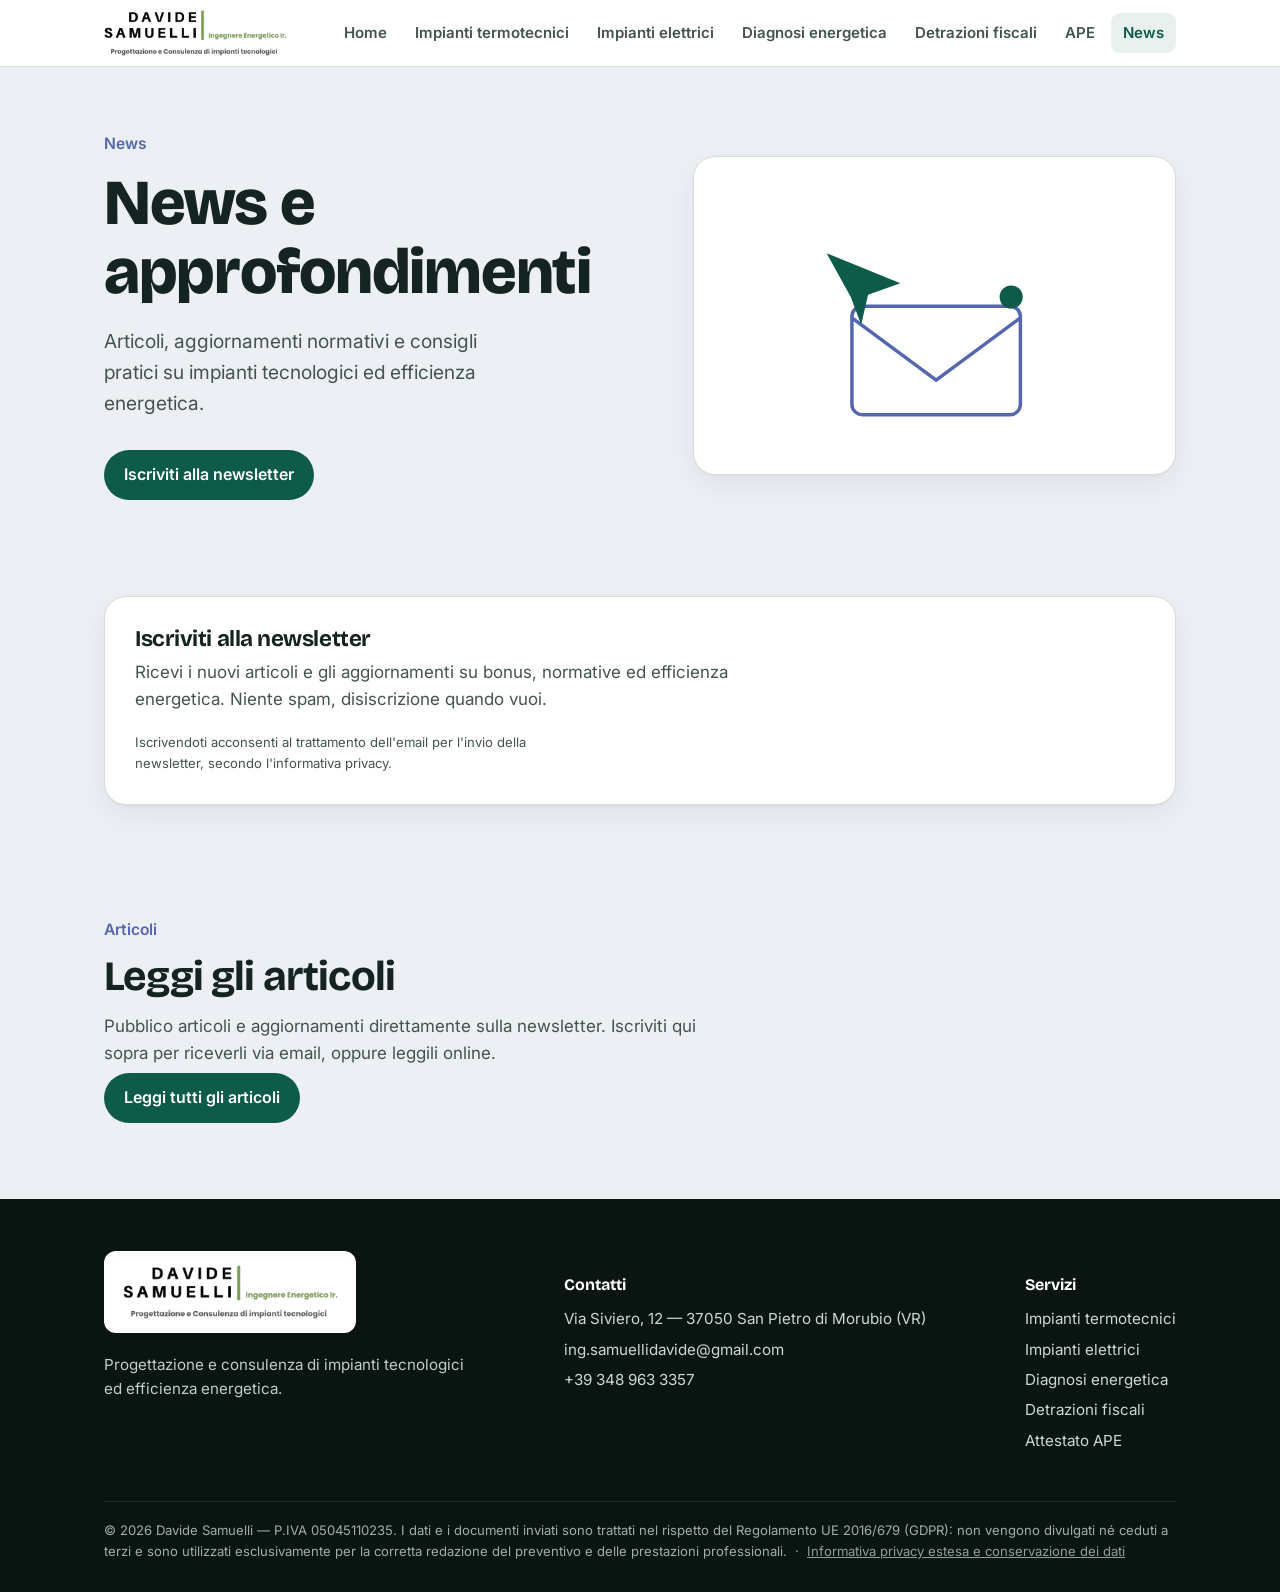
<file: news.html>
<!DOCTYPE html>
<html lang="it">
<head>
<meta charset="UTF-8">
<meta name="viewport" content="width=device-width, initial-scale=1.0">
<title>News e approfondimenti — Davide Samuelli</title>
<link rel="preconnect" href="https://fonts.googleapis.com">
<link rel="preconnect" href="https://fonts.gstatic.com" crossorigin>
<link href="https://fonts.googleapis.com/css2?family=Bricolage+Grotesque:opsz,wght@12..96,500;12..96,600;12..96,700;12..96,800&family=Inter:wght@400;500;600&display=swap" rel="stylesheet">
<link rel="stylesheet" href="style.css">
</head>
<body class="theme-news">
<input type="checkbox" id="navtog" class="navtog" hidden>
<header class="top">
  <div class="wrap">
    <a href="index.html" class="brandlogo" aria-label="Davide Samuelli — Ingegnere Energetico" title="Davide Samuelli — Ingegnere Energetico"></a>
    <label for="navtog" class="burger" aria-label="Apri il menu"><span></span><span></span><span></span></label>
    <nav class="mainnav">
      <a href="index.html" class="navlink">Home</a>
      <a href="termotecnici.html" class="navlink">Impianti termotecnici</a>
      <a href="elettrici.html" class="navlink">Impianti elettrici</a>
      <a href="diagnosi.html" class="navlink">Diagnosi energetica</a>
      <a href="detrazioni.html" class="navlink">Detrazioni fiscali</a>
      <a href="ape.html" class="navlink">APE</a>
      <a href="news.html" class="navlink on">News</a>
    </nav>
  </div>
</header>
<section class="hero"><div class="wrap">
  <div class="fade-up">
    <div class="eyebrow">News</div>
    <h1>News e approfondimenti</h1>
    <p class="lead">Articoli, aggiornamenti normativi e consigli pratici su impianti tecnologici ed efficienza energetica.</p>
    <div class="cta-row"><a href="#newsletter" class="btn btn-primary">Iscriviti alla newsletter</a></div>
  </div>
  <div class="hero-visual fade-up"><svg class="viz viz-news" viewBox="0 0 260 240" aria-hidden="true">
  <rect x="58" y="112" width="146" height="94" rx="9" fill="none" stroke="var(--accent)" stroke-width="3"/>
  <path d="M58 122 l73 54 73 -54" fill="none" stroke="var(--accent)" stroke-width="3"/>
  <path class="plane" d="M36 66 l64 26 -28 10 -6 26 -9 -24 z" fill="var(--brand)"/>
  <circle class="dot" cx="196" cy="104" r="10" fill="var(--brand)"/>
</svg></div>
</div></section>

<section class="block" id="newsletter"><div class="wrap">
  <div class="newsbox fade-up">
    <h3>Iscriviti alla newsletter</h3>
    <p>Ricevi i nuovi articoli e gli aggiornamenti su bonus, normative ed efficienza energetica. Niente spam, disiscrizione quando vuoi.</p>
    <div class="kit-embed">
      <script async data-uid="7081736d07" src="https://davide-samuelli.kit.com/7081736d07/index.js"></script>
    </div>
    <p class="news-consent">Iscrivendoti acconsenti al trattamento dell'email per l'invio della newsletter, secondo l'informativa privacy.</p>
  </div>
</div></section>

<section class="block"><div class="wrap">
  <div class="sec-head fade-up"><div class="eyebrow">Articoli</div><h2>Leggi gli articoli</h2><p>Pubblico articoli e aggiornamenti direttamente sulla newsletter. Iscriviti qui sopra per riceverli via email, oppure leggili online.</p></div>
  <div class="fade-up" style="margin-top:6px"><a id="articlesBtn" class="btn btn-primary" href="#" target="_blank" rel="noopener" hidden>Leggi tutti gli articoli</a></div>
</div></section>
<footer>
  <div class="wrap">
    <div class="col">
      <div class="foot-logo"><span class="brandlogo foot" role="img" aria-label="Davide Samuelli — Ingegnere Energetico"></span></div>
      <p style="margin-top:12px;opacity:.85;max-width:36ch">Progettazione e consulenza di impianti tecnologici ed efficienza energetica.</p>
    </div>
    <div class="col">
      <h4>Contatti</h4>
      <p id="footAddr">—</p>
      <a id="footMail" href="#">email</a>
      <a id="footTel" href="#">telefono</a>
    </div>
    <div class="col">
      <h4>Servizi</h4>
      <a href="termotecnici.html">Impianti termotecnici</a>
      <a href="elettrici.html">Impianti elettrici</a>
      <a href="diagnosi.html">Diagnosi energetica</a>
      <a href="detrazioni.html">Detrazioni fiscali</a>
      <a href="ape.html">Attestato APE</a>
    </div>
    <div class="fine">© <span id="year"></span> <span id="studioNameFine">Davide Samuelli</span> — P.IVA <span id="pivaFine">—</span>. I dati e i documenti inviati sono trattati nel rispetto del Regolamento UE 2016/679 (GDPR): non vengono divulgati né ceduti a terzi e sono utilizzati esclusivamente per la corretta redazione del preventivo e delle prestazioni professionali. &nbsp;·&nbsp; <a href="#" id="privacyLink" class="pv-link">Informativa privacy estesa e conservazione dei dati</a></div>
  </div>
</footer>

<div class="pv-overlay" id="pvOverlay" role="dialog" aria-modal="true" aria-labelledby="pvTitle">
  <div class="pv-modal">
    <div class="pv-head"><h3 id="pvTitle">Informativa sul trattamento dei dati personali</h3><button class="pv-close" id="pvClose" aria-label="Chiudi">×</button></div>
    <div class="pv-body">
      <div class="pv-note">Testo fornito ai sensi degli artt. 13-14 del Regolamento UE 2016/679 (GDPR). È una base da adattare: verifica i contenuti con un consulente prima della pubblicazione definitiva.</div>
      <h4>1. Titolare del trattamento</h4>
      <p><span id="pvStudio">—</span>, <span id="pvAddr">—</span> — P.IVA <span id="pvPiva">—</span>. Email: <a id="pvEmail" href="#">—</a>.</p>
      <h4>2. Dati trattati</h4>
      <p>Dati anagrafici e di contatto (nome, email, telefono) ed eventuali dati e documenti tecnici relativi all'immobile e agli impianti che scegli di inviare.</p>
      <h4>3. Finalità</h4>
      <p>I dati sono utilizzati esclusivamente per rispondere alle richieste, elaborare preventivi ed erogare le prestazioni professionali richieste, oltre agli adempimenti di legge connessi. Per la newsletter, l'email è usata unicamente per l'invio degli aggiornamenti.</p>
      <h4>4. Base giuridica</h4>
      <p>Esecuzione di misure precontrattuali e del contratto (art. 6.1.b GDPR), obblighi di legge (art. 6.1.c) e, per la newsletter, consenso dell'interessato (art. 6.1.a).</p>
      <h4>5. Conservazione</h4>
      <p>I dati sono conservati per il tempo necessario alle finalità indicate e ai termini di legge; al termine sono cancellati o resi anonimi. Per la newsletter, fino alla disiscrizione.</p>
      <h4>6. Comunicazione a terzi</h4>
      <p>I dati non sono diffusi né ceduti a terzi per finalità commerciali. Sono comunicati solo a enti/soggetti quando necessario per obblighi di legge o a collaboratori tecnici vincolati alla riservatezza. I moduli del sito sono gestiti tramite un servizio esterno di inoltro email/newsletter.</p>
      <h4>7. Diritti dell'interessato</h4>
      <p>Puoi esercitare i diritti di accesso, rettifica, cancellazione, limitazione, opposizione e portabilità (artt. 15-22 GDPR) e proporre reclamo al Garante per la protezione dei dati personali.</p>
      <h4>8. Contatti</h4>
      <p>Per esercitare i tuoi diritti scrivi a <a id="pvEmail2" href="#">—</a>.</p>
    </div>
  </div>
</div>

<script src="config.js"></script>
<script src="site.js"></script>
</body>
</html>
</file>
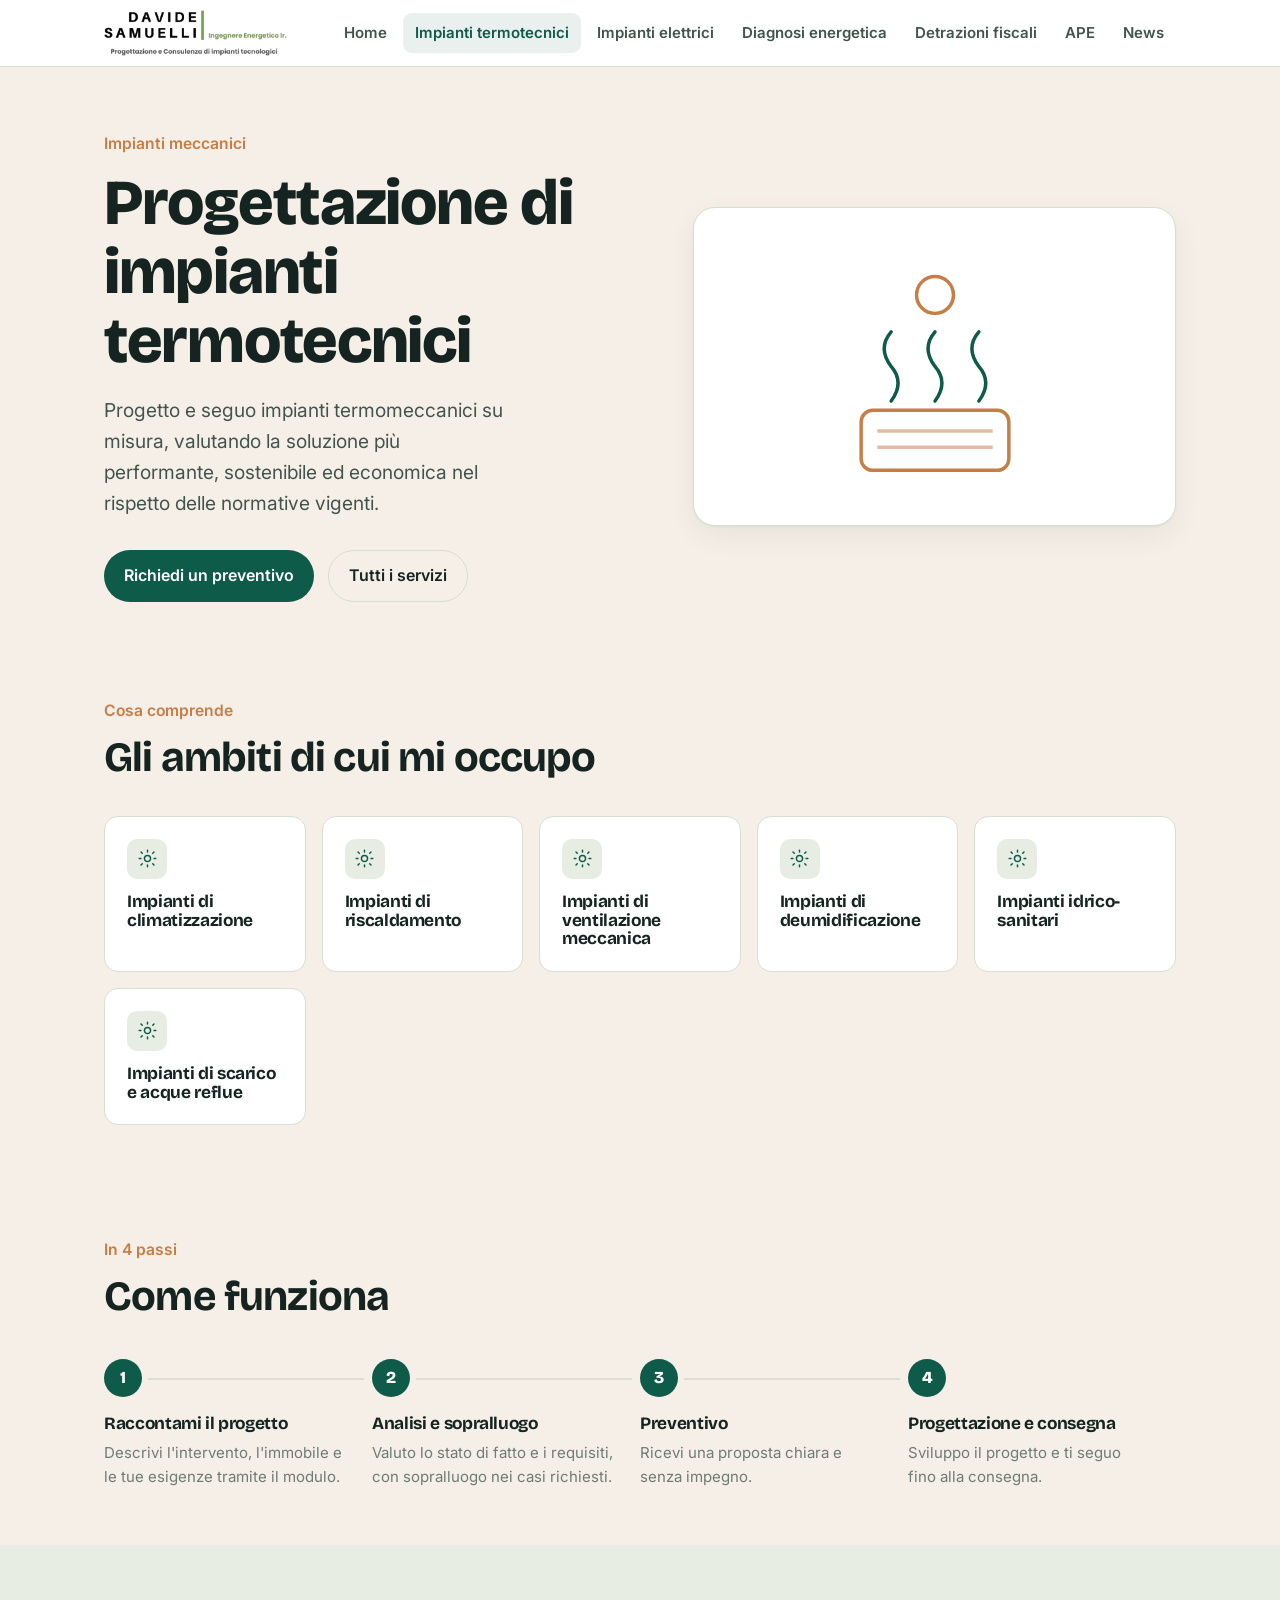
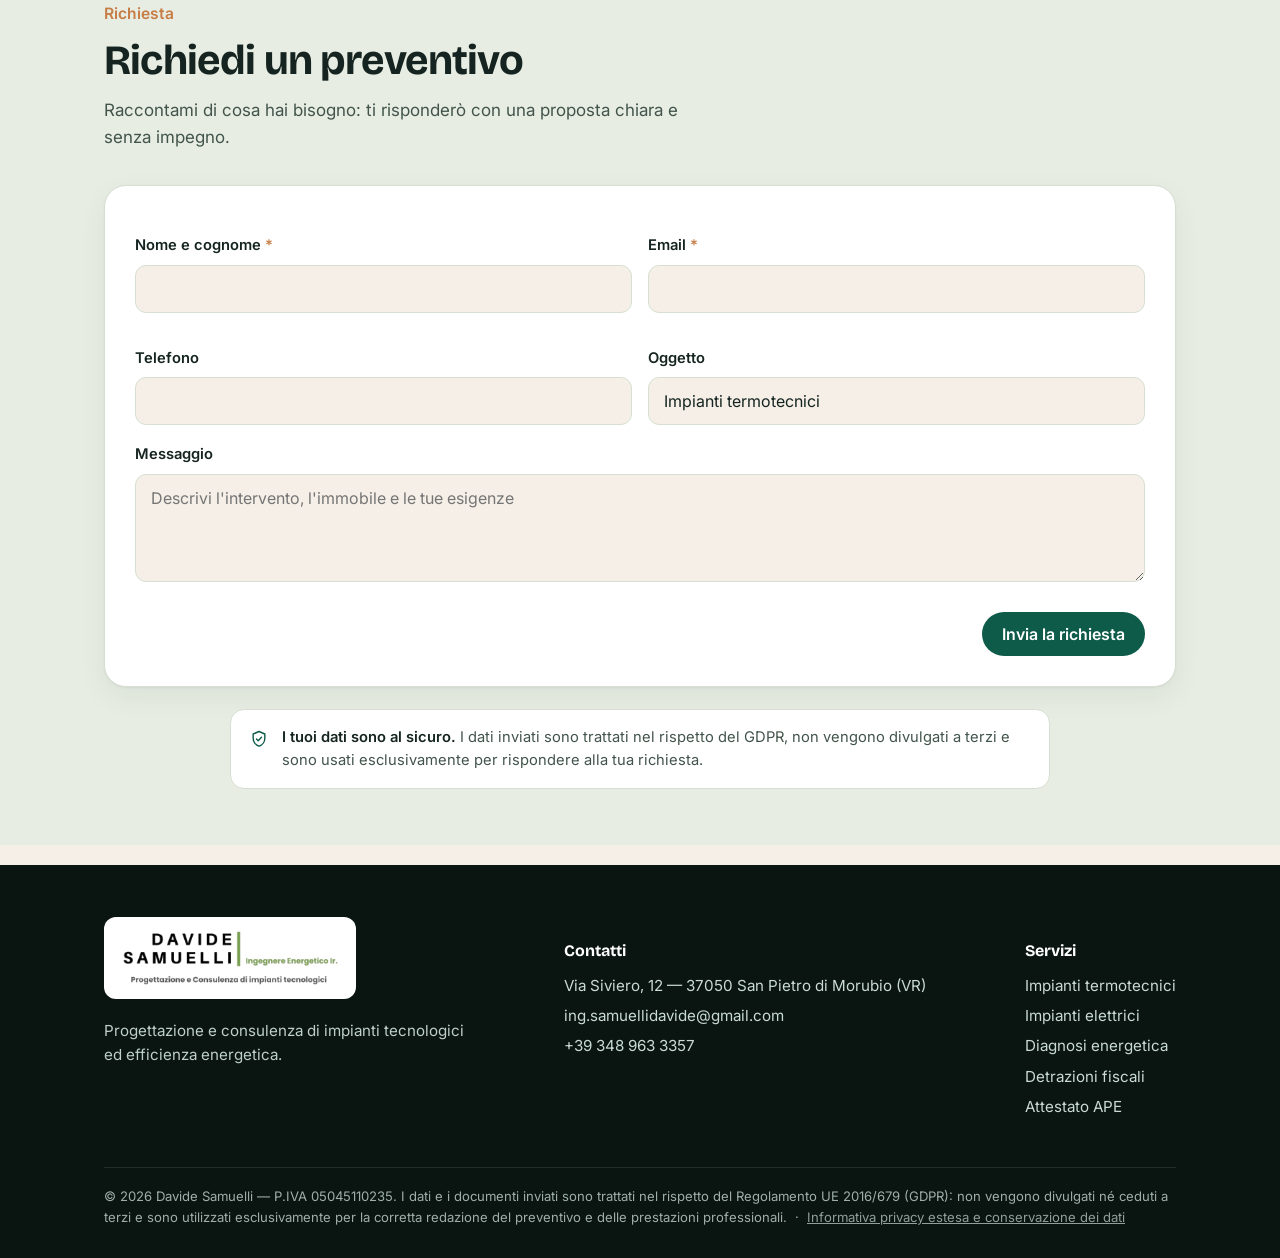
<file: termotecnici.html>
<!DOCTYPE html>
<html lang="it">
<head>
<meta charset="UTF-8">
<meta name="viewport" content="width=device-width, initial-scale=1.0">
<title>Progettazione di impianti termotecnici — Davide Samuelli</title>
<link rel="preconnect" href="https://fonts.googleapis.com">
<link rel="preconnect" href="https://fonts.gstatic.com" crossorigin>
<link href="https://fonts.googleapis.com/css2?family=Bricolage+Grotesque:opsz,wght@12..96,500;12..96,600;12..96,700;12..96,800&family=Inter:wght@400;500;600&display=swap" rel="stylesheet">
<link rel="stylesheet" href="style.css">
</head>
<body class="theme-termo">
<input type="checkbox" id="navtog" class="navtog" hidden>
<header class="top">
  <div class="wrap">
    <a href="index.html" class="brandlogo" aria-label="Davide Samuelli — Ingegnere Energetico" title="Davide Samuelli — Ingegnere Energetico"></a>
    <label for="navtog" class="burger" aria-label="Apri il menu"><span></span><span></span><span></span></label>
    <nav class="mainnav">
      <a href="index.html" class="navlink">Home</a>
      <a href="termotecnici.html" class="navlink on">Impianti termotecnici</a>
      <a href="elettrici.html" class="navlink">Impianti elettrici</a>
      <a href="diagnosi.html" class="navlink">Diagnosi energetica</a>
      <a href="detrazioni.html" class="navlink">Detrazioni fiscali</a>
      <a href="ape.html" class="navlink">APE</a>
      <a href="news.html" class="navlink">News</a>
    </nav>
  </div>
</header>
<section class="hero"><div class="wrap">
  <div class="fade-up">
    <div class="eyebrow">Impianti meccanici</div>
    <h1>Progettazione di impianti termotecnici</h1>
    <p class="lead">Progetto e seguo impianti termomeccanici su misura, valutando la soluzione più performante, sostenibile ed economica nel rispetto delle normative vigenti.</p>
    <div class="cta-row"><a href="#preventivo" class="btn btn-primary">Richiedi un preventivo</a><a href="index.html" class="btn btn-ghost">Tutti i servizi</a></div>
  </div>
  <div class="hero-visual fade-up"><svg class="viz viz-termo" viewBox="0 0 260 240" aria-hidden="true">
  <circle class="sun" cx="130" cy="58" r="16" fill="none" stroke="var(--accent)" stroke-width="3"/>
  <path class="wave w1" d="M92 150 q12 -16 0 -30 q-12 -16 0 -30" fill="none" stroke="var(--brand)" stroke-width="3" stroke-linecap="round"/>
  <path class="wave w2" d="M130 150 q12 -16 0 -30 q-12 -16 0 -30" fill="none" stroke="var(--brand)" stroke-width="3" stroke-linecap="round"/>
  <path class="wave w3" d="M168 150 q12 -16 0 -30 q-12 -16 0 -30" fill="none" stroke="var(--brand)" stroke-width="3" stroke-linecap="round"/>
  <rect x="66" y="158" width="128" height="52" rx="10" fill="none" stroke="var(--accent)" stroke-width="3"/>
  <line x1="80" y1="176" x2="180" y2="176" stroke="var(--accent)" stroke-width="3" opacity=".5"/>
  <line x1="80" y1="190" x2="180" y2="190" stroke="var(--accent)" stroke-width="3" opacity=".5"/>
</svg></div>
</div></section>

<section class="block"><div class="wrap">
  <div class="sec-head fade-up"><div class="eyebrow">Cosa comprende</div><h2>Gli ambiti di cui mi occupo</h2></div>
  <div class="cases">
      <div class="case fade-up"><div class="ic"><svg viewBox="0 0 24 24" fill="none"><path d="M12 8.5A3.5 3.5 0 1 0 12 15.5A3.5 3.5 0 0 0 12 8.5Z" stroke="currentColor" stroke-width="1.7"/><path d="M12 2.5v2M12 19.5v2M4.5 12h-2M21.5 12h-2M6 6l-1.4-1.4M19.4 19.4 18 18M18 6l1.4-1.4M4.6 19.4 6 18" stroke="currentColor" stroke-width="1.7" stroke-linecap="round"/></svg></div><h3>Impianti di climatizzazione</h3></div>
      <div class="case fade-up"><div class="ic"><svg viewBox="0 0 24 24" fill="none"><path d="M12 8.5A3.5 3.5 0 1 0 12 15.5A3.5 3.5 0 0 0 12 8.5Z" stroke="currentColor" stroke-width="1.7"/><path d="M12 2.5v2M12 19.5v2M4.5 12h-2M21.5 12h-2M6 6l-1.4-1.4M19.4 19.4 18 18M18 6l1.4-1.4M4.6 19.4 6 18" stroke="currentColor" stroke-width="1.7" stroke-linecap="round"/></svg></div><h3>Impianti di riscaldamento</h3></div>
      <div class="case fade-up"><div class="ic"><svg viewBox="0 0 24 24" fill="none"><path d="M12 8.5A3.5 3.5 0 1 0 12 15.5A3.5 3.5 0 0 0 12 8.5Z" stroke="currentColor" stroke-width="1.7"/><path d="M12 2.5v2M12 19.5v2M4.5 12h-2M21.5 12h-2M6 6l-1.4-1.4M19.4 19.4 18 18M18 6l1.4-1.4M4.6 19.4 6 18" stroke="currentColor" stroke-width="1.7" stroke-linecap="round"/></svg></div><h3>Impianti di ventilazione meccanica</h3></div>
      <div class="case fade-up"><div class="ic"><svg viewBox="0 0 24 24" fill="none"><path d="M12 8.5A3.5 3.5 0 1 0 12 15.5A3.5 3.5 0 0 0 12 8.5Z" stroke="currentColor" stroke-width="1.7"/><path d="M12 2.5v2M12 19.5v2M4.5 12h-2M21.5 12h-2M6 6l-1.4-1.4M19.4 19.4 18 18M18 6l1.4-1.4M4.6 19.4 6 18" stroke="currentColor" stroke-width="1.7" stroke-linecap="round"/></svg></div><h3>Impianti di deumidificazione</h3></div>
      <div class="case fade-up"><div class="ic"><svg viewBox="0 0 24 24" fill="none"><path d="M12 8.5A3.5 3.5 0 1 0 12 15.5A3.5 3.5 0 0 0 12 8.5Z" stroke="currentColor" stroke-width="1.7"/><path d="M12 2.5v2M12 19.5v2M4.5 12h-2M21.5 12h-2M6 6l-1.4-1.4M19.4 19.4 18 18M18 6l1.4-1.4M4.6 19.4 6 18" stroke="currentColor" stroke-width="1.7" stroke-linecap="round"/></svg></div><h3>Impianti idrico-sanitari</h3></div>
      <div class="case fade-up"><div class="ic"><svg viewBox="0 0 24 24" fill="none"><path d="M12 8.5A3.5 3.5 0 1 0 12 15.5A3.5 3.5 0 0 0 12 8.5Z" stroke="currentColor" stroke-width="1.7"/><path d="M12 2.5v2M12 19.5v2M4.5 12h-2M21.5 12h-2M6 6l-1.4-1.4M19.4 19.4 18 18M18 6l1.4-1.4M4.6 19.4 6 18" stroke="currentColor" stroke-width="1.7" stroke-linecap="round"/></svg></div><h3>Impianti di scarico e acque reflue</h3></div>
  </div>
</div></section>

<section class="block"><div class="wrap">
  <div class="sec-head fade-up"><div class="eyebrow">In 4 passi</div><h2>Come funziona</h2></div>
  <div class="flow">
      <div class="step fade-up"><h3>Raccontami il progetto</h3><p>Descrivi l'intervento, l'immobile e le tue esigenze tramite il modulo.</p></div>
      <div class="step fade-up"><h3>Analisi e sopralluogo</h3><p>Valuto lo stato di fatto e i requisiti, con sopralluogo nei casi richiesti.</p></div>
      <div class="step fade-up"><h3>Preventivo</h3><p>Ricevi una proposta chiara e senza impegno.</p></div>
      <div class="step fade-up"><h3>Progettazione e consegna</h3><p>Sviluppo il progetto e ti seguo fino alla consegna.</p></div>
  </div>
</div></section>

<section class="block quote" id="preventivo"><div class="wrap">
  <div class="sec-head fade-up"><div class="eyebrow">Richiesta</div><h2>Richiedi un preventivo</h2><p>Raccontami di cosa hai bisogno: ti risponderò con una proposta chiara e senza impegno.</p></div>
  <div class="panel fade-up" style="padding:30px">
      <form class="jsform" name="contatto-termotecnici" method="POST">
        <p hidden><label>Non compilare<input name="bot-field"></label></p>
        <div class="grid2">
          <div class="field"><label>Nome e cognome <span class="req">*</span></label><input name="nome" required></div>
          <div class="field"><label>Email <span class="req">*</span></label><input type="email" name="email" required></div>
          <div class="field"><label>Telefono</label><input name="telefono"></div>
          <div class="field"><label>Oggetto</label><input name="oggetto" value="Impianti termotecnici"></div>
        </div>
        <div class="field"><label>Messaggio</label><textarea name="messaggio" rows="4" placeholder="Descrivi l'intervento, l'immobile e le tue esigenze"></textarea></div>
        <div class="nav" style="justify-content:flex-end;border:none;margin-top:22px;padding:0"><button class="btn btn-primary" type="submit">Invia la richiesta</button></div>
      </form>
      <div class="form-ok" hidden><b>Richiesta inviata!</b> Grazie, ti risponderò al più presto con un preventivo.</div>
  </div>
  <div class="privacy fade-up">
    <svg viewBox="0 0 24 24" fill="none"><path d="M12 3 5 6v5c0 4.3 2.9 8.3 7 9.5 4.1-1.2 7-5.2 7-9.5V6l-7-3Z" stroke="currentColor" stroke-width="1.7" stroke-linejoin="round"/><path d="m9 12 2 2 4-4" stroke="currentColor" stroke-width="1.7" stroke-linecap="round" stroke-linejoin="round"/></svg>
    <p><b>I tuoi dati sono al sicuro.</b> I dati inviati sono trattati nel rispetto del GDPR, non vengono divulgati a terzi e sono usati esclusivamente per rispondere alla tua richiesta.</p>
  </div>
</div></section>
<footer>
  <div class="wrap">
    <div class="col">
      <div class="foot-logo"><span class="brandlogo foot" role="img" aria-label="Davide Samuelli — Ingegnere Energetico"></span></div>
      <p style="margin-top:12px;opacity:.85;max-width:36ch">Progettazione e consulenza di impianti tecnologici ed efficienza energetica.</p>
    </div>
    <div class="col">
      <h4>Contatti</h4>
      <p id="footAddr">—</p>
      <a id="footMail" href="#">email</a>
      <a id="footTel" href="#">telefono</a>
    </div>
    <div class="col">
      <h4>Servizi</h4>
      <a href="termotecnici.html">Impianti termotecnici</a>
      <a href="elettrici.html">Impianti elettrici</a>
      <a href="diagnosi.html">Diagnosi energetica</a>
      <a href="detrazioni.html">Detrazioni fiscali</a>
      <a href="ape.html">Attestato APE</a>
    </div>
    <div class="fine">© <span id="year"></span> <span id="studioNameFine">Davide Samuelli</span> — P.IVA <span id="pivaFine">—</span>. I dati e i documenti inviati sono trattati nel rispetto del Regolamento UE 2016/679 (GDPR): non vengono divulgati né ceduti a terzi e sono utilizzati esclusivamente per la corretta redazione del preventivo e delle prestazioni professionali. &nbsp;·&nbsp; <a href="#" id="privacyLink" class="pv-link">Informativa privacy estesa e conservazione dei dati</a></div>
  </div>
</footer>

<div class="pv-overlay" id="pvOverlay" role="dialog" aria-modal="true" aria-labelledby="pvTitle">
  <div class="pv-modal">
    <div class="pv-head"><h3 id="pvTitle">Informativa sul trattamento dei dati personali</h3><button class="pv-close" id="pvClose" aria-label="Chiudi">×</button></div>
    <div class="pv-body">
      <div class="pv-note">Testo fornito ai sensi degli artt. 13-14 del Regolamento UE 2016/679 (GDPR). È una base da adattare: verifica i contenuti con un consulente prima della pubblicazione definitiva.</div>
      <h4>1. Titolare del trattamento</h4>
      <p><span id="pvStudio">—</span>, <span id="pvAddr">—</span> — P.IVA <span id="pvPiva">—</span>. Email: <a id="pvEmail" href="#">—</a>.</p>
      <h4>2. Dati trattati</h4>
      <p>Dati anagrafici e di contatto (nome, email, telefono) ed eventuali dati e documenti tecnici relativi all'immobile e agli impianti che scegli di inviare.</p>
      <h4>3. Finalità</h4>
      <p>I dati sono utilizzati esclusivamente per rispondere alle richieste, elaborare preventivi ed erogare le prestazioni professionali richieste, oltre agli adempimenti di legge connessi. Per la newsletter, l'email è usata unicamente per l'invio degli aggiornamenti.</p>
      <h4>4. Base giuridica</h4>
      <p>Esecuzione di misure precontrattuali e del contratto (art. 6.1.b GDPR), obblighi di legge (art. 6.1.c) e, per la newsletter, consenso dell'interessato (art. 6.1.a).</p>
      <h4>5. Conservazione</h4>
      <p>I dati sono conservati per il tempo necessario alle finalità indicate e ai termini di legge; al termine sono cancellati o resi anonimi. Per la newsletter, fino alla disiscrizione.</p>
      <h4>6. Comunicazione a terzi</h4>
      <p>I dati non sono diffusi né ceduti a terzi per finalità commerciali. Sono comunicati solo a enti/soggetti quando necessario per obblighi di legge o a collaboratori tecnici vincolati alla riservatezza. I moduli del sito sono gestiti tramite un servizio esterno di inoltro email/newsletter.</p>
      <h4>7. Diritti dell'interessato</h4>
      <p>Puoi esercitare i diritti di accesso, rettifica, cancellazione, limitazione, opposizione e portabilità (artt. 15-22 GDPR) e proporre reclamo al Garante per la protezione dei dati personali.</p>
      <h4>8. Contatti</h4>
      <p>Per esercitare i tuoi diritti scrivi a <a id="pvEmail2" href="#">—</a>.</p>
    </div>
  </div>
</div>

<script src="config.js"></script>
<script src="site.js"></script>
</body>
</html>
</file>
<file: style.css>
/* ============ CONFIG DI STILE ============ */
  :root{
    --bg:#EFF3ED;
    --surface:#FFFFFF;
    --surface-2:#E7EDE3;
    --ink:#152420;
    --ink-soft:#42544B;
    --muted:#6E7C73;
    --line:#D6DFD1;
    --brand:#0E5B49;
    --brand-strong:#0A473A;
    --on-brand:#FFFFFF;
    --accent:#2AA469;
    --focus:#0E5B49;
    --radius:14px;
    --radius-lg:22px;
    --shadow:0 1px 2px rgba(21,36,32,.05), 0 10px 30px rgba(21,36,32,.06);
    --maxw:1120px;
    --font-head:"Bricolage Grotesque", system-ui, sans-serif;
    --font-body:"Inter", system-ui, -apple-system, sans-serif;
  }
  :root:not([data-theme="light"]){
    @media (prefers-color-scheme: dark){
      --bg:#0B1512; --surface:#111E19; --surface-2:#16261F;
      --ink:#E9F2EC; --ink-soft:#B3C4BA; --muted:#89A094;
      --line:#22362D; --brand:#3EC093; --brand-strong:#63d6ae;
      --on-brand:#07130E; --accent:#3EC093; --focus:#3EC093;
      --shadow:0 1px 2px rgba(0,0,0,.3), 0 10px 34px rgba(0,0,0,.4);
    }
  }
  :root[data-theme="dark"]{
    --bg:#0B1512; --surface:#111E19; --surface-2:#16261F;
    --ink:#E9F2EC; --ink-soft:#B3C4BA; --muted:#89A094;
    --line:#22362D; --brand:#3EC093; --brand-strong:#63d6ae;
    --on-brand:#07130E; --accent:#3EC093; --focus:#3EC093;
    --shadow:0 1px 2px rgba(0,0,0,.3), 0 10px 34px rgba(0,0,0,.4);
  }

  *{box-sizing:border-box}
  html{scroll-behavior:smooth}
  body{
    margin:0; background:var(--bg); color:var(--ink);
    font-family:var(--font-body); font-size:17px; line-height:1.6;
    -webkit-font-smoothing:antialiased;
  }
  @media (prefers-reduced-motion: reduce){ html{scroll-behavior:auto} *{transition:none!important;animation:none!important} }
  h1,h2,h3{font-family:var(--font-head); font-weight:700; line-height:1.08; letter-spacing:-.02em; margin:0}
  p{margin:0}
  a{color:inherit}
  .wrap{max-width:var(--maxw); margin:0 auto; padding:0 24px}
  :focus-visible{outline:3px solid var(--focus); outline-offset:2px; border-radius:6px}
  button{font-family:inherit}

  /* ============ TOP BAR ============ */
  header.top{position:sticky; top:0; z-index:40; background:#ffffff; border-bottom:1px solid var(--line)}
  .top .wrap{display:flex; align-items:center; justify-content:space-between; height:66px}
  .brand{display:flex; align-items:center; gap:11px; font-family:var(--font-head); font-weight:700; font-size:19px; letter-spacing:-.01em}
  .brand .mark{width:30px;height:30px;border-radius:8px;background:var(--brand);display:grid;place-items:center;color:var(--on-brand);flex:0 0 auto}
  .brand .mark svg{width:17px;height:17px}
  .btn{display:inline-flex;align-items:center;gap:8px;border:none;cursor:pointer;font-weight:600;font-size:16px;padding:12px 20px;border-radius:999px;transition:transform .15s ease, background .15s ease, box-shadow .15s ease; text-decoration:none}
  .btn-primary{background:var(--brand);color:var(--on-brand)}
  .btn-primary:hover{background:var(--brand-strong)}
  .btn-primary:active{transform:translateY(1px)}
  .btn-ghost{background:transparent;color:var(--ink);border:1px solid var(--line)}
  .btn-ghost:hover{background:var(--surface-2)}
  .top .btn{padding:9px 18px;font-size:15px}
  @media(max-width:620px){ .top .wrap{height:60px} .brandlogo{height:34px;width:136px} }

  /* ============ HERO ============ */
  .hero{padding:64px 0 40px}
  .hero .wrap{display:grid;grid-template-columns:1.05fr .95fr;gap:56px;align-items:center}
  .hero h1{font-size:clamp(2.5rem,5.4vw,4rem);font-weight:800}
  .hero .lead{font-size:1.2rem;color:var(--ink-soft);margin-top:20px;max-width:34ch}
  .hero .cta-row{display:flex;gap:14px;flex-wrap:wrap;margin-top:32px}
  .hero .reassure{margin-top:22px;color:var(--muted);font-size:.95rem;display:flex;gap:18px;flex-wrap:wrap}
  .hero .reassure span{display:inline-flex;align-items:center;gap:7px}
  .hero .reassure svg{width:15px;height:15px;color:var(--accent)}

  /* energy ladder — l'elemento distintivo */
  .ladder{background:var(--surface);border:1px solid var(--line);border-radius:var(--radius-lg);padding:26px;box-shadow:var(--shadow)}
  .ladder .cap{font-size:.82rem;color:var(--muted);margin-bottom:16px;display:flex;justify-content:space-between}
  .ladder .cap b{font-family:var(--font-head);color:var(--ink);font-weight:700;font-size:.95rem}
  .rung{display:flex;align-items:center;height:30px;margin:3px 0}
  .rung .bar{flex:0 0 auto;height:24px;border-radius:4px 12px 12px 4px;display:flex;align-items:center;padding-left:13px;color:#fff;font-family:var(--font-head);font-weight:700;font-size:.88rem;letter-spacing:.02em;position:relative;overflow:hidden;white-space:nowrap;transition:width .7s cubic-bezier(.22,1,.36,1)}
  .rung.on .bar{box-shadow:0 0 0 3px color-mix(in srgb, var(--brand) 22%, transparent)}
  .rung .tag{margin-left:12px;font-size:.8rem;color:var(--muted);white-space:nowrap;opacity:0;transition:opacity .4s ease .5s}
  .rung.on .tag{opacity:1;color:var(--ink);font-weight:600}
  .ladder .ends{font-size:.76rem;color:var(--muted);letter-spacing:.02em;font-weight:600}
  .ladder .ends.top{margin-bottom:8px}
  .ladder .ends.bot{margin-top:8px;text-align:right}

  /* ============ SECTIONS ============ */
  section.block{padding:56px 0}
  .eyebrow{color:var(--accent);font-weight:600;font-size:.98rem;margin-bottom:12px}
  .sec-head h2{font-size:clamp(1.8rem,3.6vw,2.6rem)}
  .sec-head p{color:var(--ink-soft);margin-top:14px;max-width:56ch}

  .cases{display:grid;grid-template-columns:repeat(auto-fit,minmax(190px,1fr));gap:16px;margin-top:36px}
  .case{background:var(--surface);border:1px solid var(--line);border-radius:var(--radius);padding:22px}
  .case .ic{width:40px;height:40px;border-radius:10px;background:var(--surface-2);display:grid;place-items:center;color:var(--brand);margin-bottom:14px}
  .case .ic svg{width:21px;height:21px}
  .case h3{font-size:1.08rem}
  .case p{color:var(--muted);font-size:.95rem;margin-top:6px}

  /* steps process */
  .flow{display:grid;grid-template-columns:repeat(4,1fr);gap:0;margin-top:40px;counter-reset:s}
  .step{position:relative;padding:0 26px 0 0}
  .step::before{counter-increment:s;content:counter(s);font-family:var(--font-head);font-weight:800;font-size:1.05rem;width:38px;height:38px;border-radius:50%;background:var(--brand);color:var(--on-brand);display:grid;place-items:center;margin-bottom:18px}
  .step::after{content:"";position:absolute;top:19px;left:44px;right:8px;height:2px;background:var(--line)}
  .step:last-child::after{display:none}
  .step h3{font-size:1.08rem}
  .step p{color:var(--muted);font-size:.94rem;margin-top:7px}
  @media(max-width:760px){ .flow{grid-template-columns:1fr 1fr} .step{padding-bottom:26px} .step::after{display:none} }
  @media(max-width:440px){ .flow{grid-template-columns:1fr} }

  /* ============ WIZARD ============ */
  .quote{background:var(--surface-2)}
  .panel{background:var(--surface);border:1px solid var(--line);border-radius:var(--radius-lg);box-shadow:var(--shadow);overflow:hidden;margin-top:34px}
  .stepper{display:flex;border-bottom:1px solid var(--line);overflow-x:auto}
  .stepper .s{flex:1;min-width:120px;padding:16px 14px;font-size:.86rem;color:var(--muted);display:flex;align-items:center;gap:10px;border-right:1px solid var(--line);transition:color .2s,background .2s}
  .stepper .s:last-child{border-right:none}
  .stepper .s .n{width:24px;height:24px;border-radius:50%;border:1.6px solid var(--line);display:grid;place-items:center;font-size:.78rem;font-weight:700;flex:0 0 auto;font-family:var(--font-head)}
  .stepper .s.active{color:var(--ink);background:color-mix(in srgb,var(--brand) 7%,transparent)}
  .stepper .s.active .n{border-color:var(--brand);color:var(--brand)}
  .stepper .s.done .n{background:var(--accent);border-color:var(--accent);color:#fff}
  .stepper .s.done{color:var(--ink-soft)}

  .pane{padding:34px}
  @media(max-width:560px){ .pane{padding:22px} }
  .pane-head h3{font-size:1.5rem}
  .pane-head p{color:var(--ink-soft);margin-top:8px;max-width:60ch}

  .field{margin-top:18px}
  .field label{display:block;font-weight:600;font-size:.92rem;margin-bottom:7px}
  .field .req{color:var(--accent)}
  .grid2{display:grid;grid-template-columns:1fr 1fr;gap:16px}
  @media(max-width:560px){ .grid2{grid-template-columns:1fr} }
  input,select,textarea{width:100%;font-family:inherit;font-size:16px;color:var(--ink);background:var(--bg);border:1.5px solid var(--line);border-radius:11px;padding:13px 15px;transition:border-color .15s}
  input:focus,select:focus,textarea:focus{outline:none;border-color:var(--brand)}
  input.err,select.err{border-color:#d9534f}
  .hint{font-size:.85rem;color:var(--muted);margin-top:6px}
  .msg-err{color:#d9534f;font-size:.85rem;margin-top:6px;display:none}
  .msg-err.show{display:block}

  /* dropzone */
  .drop{margin-top:18px;border:2px dashed var(--line);border-radius:var(--radius);background:var(--bg);padding:34px 24px;text-align:center;cursor:pointer;transition:border-color .18s,background .18s}
  .drop:hover,.drop.over{border-color:var(--brand);background:color-mix(in srgb,var(--brand) 6%,var(--bg))}
  .drop .dic{width:52px;height:52px;border-radius:14px;background:var(--surface-2);display:grid;place-items:center;color:var(--brand);margin:0 auto 14px}
  .drop .dic svg{width:26px;height:26px}
  .drop b{font-family:var(--font-head);font-weight:700;font-size:1.05rem}
  .drop .sub{color:var(--muted);font-size:.9rem;margin-top:4px}
  .drop .browse{color:var(--brand);font-weight:600;text-decoration:underline}

  .files{list-style:none;padding:0;margin:18px 0 0;display:flex;flex-direction:column;gap:10px}
  .files li{display:flex;align-items:center;gap:13px;background:var(--bg);border:1px solid var(--line);border-radius:11px;padding:10px 12px}
  .files .thumb{width:44px;height:44px;border-radius:8px;flex:0 0 auto;background:var(--surface-2);display:grid;place-items:center;color:var(--brand);overflow:hidden}
  .files .thumb img{width:100%;height:100%;object-fit:cover}
  .files .thumb svg{width:20px;height:20px}
  .files .meta{flex:1;min-width:0}
  .files .meta .nm{font-weight:600;font-size:.93rem;white-space:nowrap;overflow:hidden;text-overflow:ellipsis}
  .files .meta .sz{color:var(--muted);font-size:.82rem}
  .files .rm{border:none;background:transparent;color:var(--muted);cursor:pointer;padding:8px;border-radius:8px;line-height:0}
  .files .rm:hover{background:var(--surface-2);color:#d9534f}
  .files .rm svg{width:17px;height:17px}
  .optional-tag{display:inline-block;font-size:.78rem;font-weight:600;color:var(--muted);background:var(--surface-2);padding:3px 10px;border-radius:999px;margin-left:8px;vertical-align:middle}

  .nav{display:flex;justify-content:space-between;gap:12px;margin-top:30px;padding-top:24px;border-top:1px solid var(--line)}
  .count-chip{display:inline-flex;align-items:center;gap:7px;background:color-mix(in srgb,var(--accent) 14%,transparent);color:var(--accent);font-weight:600;font-size:.85rem;padding:5px 12px;border-radius:999px;margin-top:16px}
  .count-chip svg{width:14px;height:14px}

  .checklist{display:flex;flex-direction:column;gap:12px;margin-top:20px}
  .check-item{display:flex;align-items:flex-start;gap:14px;background:var(--bg);border:1.5px solid var(--line);border-radius:var(--radius);padding:16px 18px;cursor:pointer;transition:border-color .15s,background .15s}
  .check-item:hover{border-color:var(--brand)}
  .check-item.on{border-color:var(--accent);background:color-mix(in srgb,var(--accent) 8%,var(--bg))}
  .check-item:focus-within{outline:3px solid var(--focus);outline-offset:2px}
  .check-item input{position:absolute;opacity:0;width:0;height:0}
  .check-item .ci-box{flex:0 0 auto;width:26px;height:26px;border-radius:8px;border:1.8px solid var(--line);background:var(--surface);display:grid;place-items:center;color:transparent;margin-top:1px;transition:all .15s}
  .check-item.on .ci-box{background:var(--accent);border-color:var(--accent);color:#fff}
  .check-item .ci-box svg{width:16px;height:16px}
  .check-item .ci-body{display:flex;flex-direction:column;gap:4px}
  .check-item .ci-title{font-family:var(--font-head);font-weight:700;font-size:1.05rem}
  .check-item .ci-desc{color:var(--muted);font-size:.92rem;line-height:1.5}
  .hero-opt{border-color:var(--brand)!important;background:color-mix(in srgb,var(--brand) 8%,var(--bg))!important}

  .privacy{display:flex;gap:13px;align-items:flex-start;max-width:820px;margin:22px auto 0;background:var(--surface);border:1px solid var(--line);border-radius:var(--radius);padding:16px 18px;color:var(--ink-soft);font-size:.92rem;line-height:1.55}
  .privacy svg{width:20px;height:20px;color:var(--brand);flex:0 0 auto;margin-top:3px}
  .privacy b{color:var(--ink);font-weight:600}

  /* review */
  .summary{display:grid;gap:14px;margin-top:8px}
  .sum-row{display:flex;justify-content:space-between;gap:16px;padding:14px 0;border-bottom:1px solid var(--line)}
  .sum-row .k{color:var(--muted);font-size:.92rem}
  .sum-row .v{font-weight:600;text-align:right;max-width:60%}
  .sum-docs{background:var(--bg);border:1px solid var(--line);border-radius:var(--radius);padding:18px 20px;margin-top:20px}
  .sum-docs .d{display:flex;justify-content:space-between;padding:8px 0;font-size:.95rem}
  .sum-docs .d b{font-weight:600}

  .success{text-align:center;padding:20px 10px}
  .success .big{width:64px;height:64px;border-radius:50%;background:color-mix(in srgb,var(--accent) 16%,transparent);color:var(--accent);display:grid;place-items:center;margin:0 auto 18px}
  .success .big svg{width:32px;height:32px}
  .success h3{font-size:1.7rem}
  .success p{color:var(--ink-soft);margin-top:12px;max-width:52ch;margin-inline:auto}
  .send-opts{display:flex;flex-direction:column;gap:12px;max-width:420px;margin:26px auto 0}
  .send-opt{display:flex;align-items:center;gap:14px;text-align:left;background:var(--bg);border:1px solid var(--line);border-radius:var(--radius);padding:16px 18px;text-decoration:none;transition:border-color .15s,transform .15s}
  .send-opt:hover{border-color:var(--brand);transform:translateY(-1px)}
  .send-opt .oic{width:42px;height:42px;border-radius:11px;background:var(--surface-2);color:var(--brand);display:grid;place-items:center;flex:0 0 auto}
  .send-opt .oic svg{width:21px;height:21px}
  .send-opt .ot b{display:block;font-family:var(--font-head)}
  .send-opt .ot span{color:var(--muted);font-size:.88rem}

  /* faq */
  .faq{max-width:760px}
  details.q{border-bottom:1px solid var(--line);padding:20px 0}
  details.q summary{cursor:pointer;font-family:var(--font-head);font-weight:700;font-size:1.12rem;list-style:none;display:flex;justify-content:space-between;align-items:center;gap:16px}
  details.q summary::-webkit-details-marker{display:none}
  details.q summary .pl{color:var(--brand);flex:0 0 auto;transition:transform .2s}
  details.q[open] summary .pl{transform:rotate(45deg)}
  details.q p{color:var(--ink-soft);margin-top:12px}

  /* footer */
  footer{background:var(--brand-strong);color:#dff0ea;padding:52px 0 30px;margin-top:20px}
  :root[data-theme="dark"] footer,:root:not([data-theme="light"]) footer{background:#0a1512}
  @media (prefers-color-scheme:dark){ :root:not([data-theme="light"]) footer{background:#081310} }
  footer .wrap{display:flex;justify-content:space-between;flex-wrap:wrap;gap:28px}
  footer .brand{color:#fff}
  footer a{color:#dff0ea;text-decoration:none}
  footer a:hover{text-decoration:underline}
  footer .col h4{font-family:var(--font-head);font-size:1rem;margin-bottom:10px;color:#fff}
  footer .col p,footer .col a{font-size:.95rem;display:block;margin-bottom:6px;opacity:.9}
  footer .fine{width:100%;border-top:1px solid rgba(255,255,255,.14);margin-top:14px;padding-top:18px;font-size:.82rem;opacity:.7}
  .pv-link{color:#dff0ea;text-decoration:underline;opacity:.9}
  .pv-link:hover{opacity:1}

  /* informativa privacy — modale */
  .pv-overlay{position:fixed;inset:0;background:rgba(8,16,13,.62);backdrop-filter:blur(3px);display:none;align-items:center;justify-content:center;z-index:100;padding:20px}
  .pv-overlay.open{display:flex}
  .pv-modal{background:var(--surface);color:var(--ink);border:1px solid var(--line);border-radius:var(--radius-lg);max-width:720px;width:100%;max-height:86vh;overflow:auto;box-shadow:0 30px 80px rgba(0,0,0,.45)}
  .pv-modal .pv-head{position:sticky;top:0;background:var(--surface);border-bottom:1px solid var(--line);padding:20px 26px;display:flex;justify-content:space-between;align-items:center;gap:16px;z-index:1}
  .pv-modal .pv-head h3{font-size:1.28rem}
  .pv-modal .pv-close{border:none;background:var(--surface-2);color:var(--ink);width:36px;height:36px;border-radius:10px;cursor:pointer;font-size:22px;line-height:1;flex:0 0 auto}
  .pv-modal .pv-close:hover{background:var(--line)}
  .pv-modal .pv-body{padding:22px 26px 30px;font-size:.95rem;line-height:1.62;color:var(--ink-soft)}
  .pv-modal .pv-body h4{font-family:var(--font-head);color:var(--ink);margin:22px 0 6px;font-size:1.02rem}
  .pv-modal .pv-body p{margin-bottom:6px}
  .pv-modal .pv-body a{color:var(--brand);font-weight:600}
  .pv-note{background:var(--surface-2);border:1px solid var(--line);border-radius:12px;padding:12px 14px;font-size:.84rem;margin-bottom:20px}

  .fade-up{opacity:0;transform:translateY(14px)}
  .fade-up.in{opacity:1;transform:none;transition:opacity .6s ease, transform .6s ease}

  /* logo */
  .brandlogo{display:block;background-image:url('logo.png');background-size:contain;background-repeat:no-repeat;background-position:left center;height:46px;width:184px}
  .brandlogo.foot{background-position:center;height:54px;width:216px}
  .foot-logo{background:#fff;border-radius:12px;padding:14px 18px;display:inline-block}
  .lbl-short{display:none}
  @media(max-width:620px){ .lbl-full{display:none} .lbl-short{display:inline} }
  /* chi sono */
  .about{max-width:none;text-align:left}
  .about p{max-width:none}
  .about .eyebrow{margin-bottom:12px}
  .about p{color:var(--ink-soft);margin-top:16px;font-size:1.08rem}
  .creds{display:flex;flex-wrap:wrap;gap:12px;justify-content:flex-start;margin-top:26px}
  .cred{display:inline-flex;align-items:center;gap:8px;background:var(--surface);border:1px solid var(--line);border-radius:999px;padding:9px 16px;font-size:.92rem;font-weight:600;color:var(--ink)}
  .cred svg{width:15px;height:15px;color:var(--accent)}
  /* mobile */
  @media(max-width:860px){
    .hero{padding:44px 0 30px}
    .hero .wrap{grid-template-columns:1fr;gap:32px}
    .hero .lead{max-width:none}
    section.block{padding:44px 0}
  }
  @media(max-width:560px){
    .stepper .s{min-width:0;padding:12px 8px;font-size:.8rem}
    .stepper .s .n{width:20px;height:20px}
    .about p{font-size:1rem}
  }

/* ============ NAV MULTI-PAGINA ============ */
.top .wrap{position:relative}
.mainnav{display:flex;gap:4px;flex-wrap:wrap}
.mainnav a{font-weight:600;font-size:.94rem;color:var(--ink-soft);text-decoration:none;padding:8px 12px;border-radius:9px;white-space:nowrap}
.mainnav a:hover{background:var(--surface-2);color:var(--ink)}
.mainnav a.on{color:var(--brand);background:color-mix(in srgb,var(--brand) 9%,transparent)}
.burger{display:none;flex-direction:column;gap:5px;cursor:pointer;padding:9px;border-radius:9px;background:var(--surface-2)}
.burger span{width:22px;height:2px;background:var(--ink);border-radius:2px}
@media(max-width:900px){
  .burger{display:flex}
  .mainnav{display:none;position:absolute;top:100%;left:0;right:0;background:#fff;border-bottom:1px solid var(--line);border-top:1px solid var(--line);flex-direction:column;gap:0;padding:6px;box-shadow:0 12px 24px rgba(0,0,0,.08)}
  .mainnav a{padding:13px 14px}
  #navtog:checked ~ header .mainnav{display:flex}
}
/* ============ HOME ============ */
.svc-grid{display:grid;grid-template-columns:repeat(auto-fit,minmax(250px,1fr));gap:18px;margin-top:36px}
.svc-card{display:flex;flex-direction:column;gap:10px;background:var(--surface);border:1px solid var(--line);border-radius:var(--radius);padding:24px;text-decoration:none;color:inherit;transition:border-color .15s,transform .15s,box-shadow .15s}
.svc-card:hover{border-color:var(--brand);transform:translateY(-2px);box-shadow:var(--shadow)}
.svc-card .ic{width:46px;height:46px;border-radius:12px;background:color-mix(in srgb,var(--accent) 16%,var(--surface-2));display:grid;place-items:center;color:var(--brand)}
.svc-card .ic svg{width:24px;height:24px}
.svc-card h3{font-size:1.16rem}
.svc-card p{color:var(--muted);font-size:.94rem;flex:1}
.svc-card .go{color:var(--brand);font-weight:600;font-size:.9rem}
/* ============ NEWS ============ */
.news-grid{display:grid;grid-template-columns:repeat(auto-fit,minmax(280px,1fr));gap:20px;margin-top:34px}
.article{background:var(--surface);border:1px solid var(--line);border-radius:var(--radius);overflow:hidden;display:flex;flex-direction:column}
.article .thumb{height:140px;background:linear-gradient(135deg,color-mix(in srgb,var(--accent) 32%,var(--surface-2)),var(--surface-2));display:grid;place-items:center;color:var(--brand)}
.article .thumb svg{width:38px;height:38px;opacity:.75}
.article .abody{padding:20px;display:flex;flex-direction:column;gap:8px;flex:1}
.article .tag{font-size:.72rem;font-weight:700;color:var(--accent);text-transform:uppercase;letter-spacing:.04em}
.article h3{font-size:1.1rem}
.article p{color:var(--muted);font-size:.92rem;flex:1}
.article .date{font-size:.82rem;color:var(--muted)}
.newsbox{background:var(--surface);border:1px solid var(--line);border-radius:var(--radius-lg);padding:30px;box-shadow:var(--shadow)}
.newsbox h3{font-size:1.4rem}
.newsbox p{color:var(--ink-soft);margin-top:8px;max-width:56ch}
.newsletter{display:flex;gap:10px;margin-top:18px;flex-wrap:wrap}
.newsletter input{flex:1;min-width:220px}
.news-consent{font-size:.82rem;color:var(--muted);margin-top:10px}
.form-ok{background:color-mix(in srgb,var(--accent) 10%,var(--surface));border:1px solid color-mix(in srgb,var(--accent) 40%,var(--line));border-radius:var(--radius);padding:20px 22px;margin-top:16px}
.form-ok b{color:var(--ink)}
.form-ok a{color:var(--brand);font-weight:600}
/* ============ TEMI PER PAGINA ============ */
body.theme-home{--bg:#EFF3ED;--accent:#2AA469}
body.theme-ape{--bg:#EAF2EC;--accent:#2AA469}
body.theme-termo{--bg:#F5EFE7;--accent:#C77D46}
body.theme-elettrici{--bg:#ECEFF6;--accent:#3B72C4}
body.theme-diagnosi{--bg:#ECF1E7;--accent:#5E9145}
body.theme-detrazioni{--bg:#F3EFE6;--accent:#B08733}
body.theme-news{--bg:#ECEFF3;--accent:#5566B0}
@media(prefers-color-scheme:dark){ body[class*="theme-"]:not([data-theme="light"]){--bg:#0B1512} }
body[data-theme="dark"][class*="theme-"]{--bg:#0B1512}

/* ============ HERO VISUAL + ANIMAZIONI ============ */
.hero-visual{background:var(--surface);border:1px solid var(--line);border-radius:var(--radius-lg);padding:20px;box-shadow:var(--shadow);display:grid;place-items:center;min-height:260px}
.viz{width:100%;max-width:300px;height:auto;display:block}
@keyframes pop{0%,100%{transform:scale(1)}50%{transform:scale(1.12)}}
/* termotecnici: onde di calore */
.viz-termo .wave{animation:heatRise 2.4s ease-in-out infinite}
.viz-termo .w2{animation-delay:.6s}.viz-termo .w3{animation-delay:1.2s}
@keyframes heatRise{0%{opacity:0;transform:translateY(8px)}30%{opacity:1}100%{opacity:0;transform:translateY(-12px)}}
.viz-termo .sun{transform-box:view-box;transform-origin:130px 58px;animation:pop 5s ease-in-out infinite}
/* elettrici: corrente + lampadina + fulmine */
.viz-elettrici .live{animation:flow 1.8s linear infinite}
@keyframes flow{from{stroke-dashoffset:230}to{stroke-dashoffset:0}}
.viz-elettrici .bulb{animation:glow 1.8s ease-in-out infinite}
@keyframes glow{0%,100%{opacity:.35}55%{opacity:1}}
.viz-elettrici .bolt{animation:flash 1.8s steps(1) infinite}
@keyframes flash{0%,60%{opacity:.25}62%,100%{opacity:1}}
/* diagnosi: lancetta + arco */
.viz-diagnosi .needle{transform-box:view-box;transform-origin:130px 172px;animation:sweep 3.2s ease-in-out infinite}
@keyframes sweep{0%,100%{transform:rotate(-58deg)}50%{transform:rotate(58deg)}}
.viz-diagnosi .arc{animation:fillarc 3.2s ease-in-out infinite}
@keyframes fillarc{0%,100%{stroke-dashoffset:210}50%{stroke-dashoffset:74}}
/* detrazioni: monete + % */
.viz-detrazioni .coin{animation:bob 2.4s ease-in-out infinite}
.viz-detrazioni .c2{animation-delay:.2s}.viz-detrazioni .c3{animation-delay:.4s}
@keyframes bob{0%,100%{transform:translateY(0)}50%{transform:translateY(-5px)}}
.viz-detrazioni .pct{transform-box:view-box;transform-origin:196px 80px;animation:pop 2.4s ease-in-out infinite}
/* home: onde radar attorno alla casa */
.viz-home .ring{transform-box:view-box;transform-origin:130px 122px;animation:radar 2.6s ease-out infinite;opacity:0}
.viz-home .r2{animation-delay:.9s}.viz-home .r3{animation-delay:1.8s}
@keyframes radar{0%{transform:scale(.5);opacity:.8}100%{transform:scale(2.2);opacity:0}}
/* news: aereo + notifica */
.viz-news .plane{animation:fly 3s ease-in-out infinite}
@keyframes fly{0%{transform:translate(0,0);opacity:0}18%{opacity:1}82%{opacity:1}100%{transform:translate(120px,42px);opacity:0}}
.viz-news .dot{transform-box:view-box;transform-origin:196px 104px;animation:pop 1.8s ease-in-out infinite}

.kit-embed{margin-top:18px}
</file>
